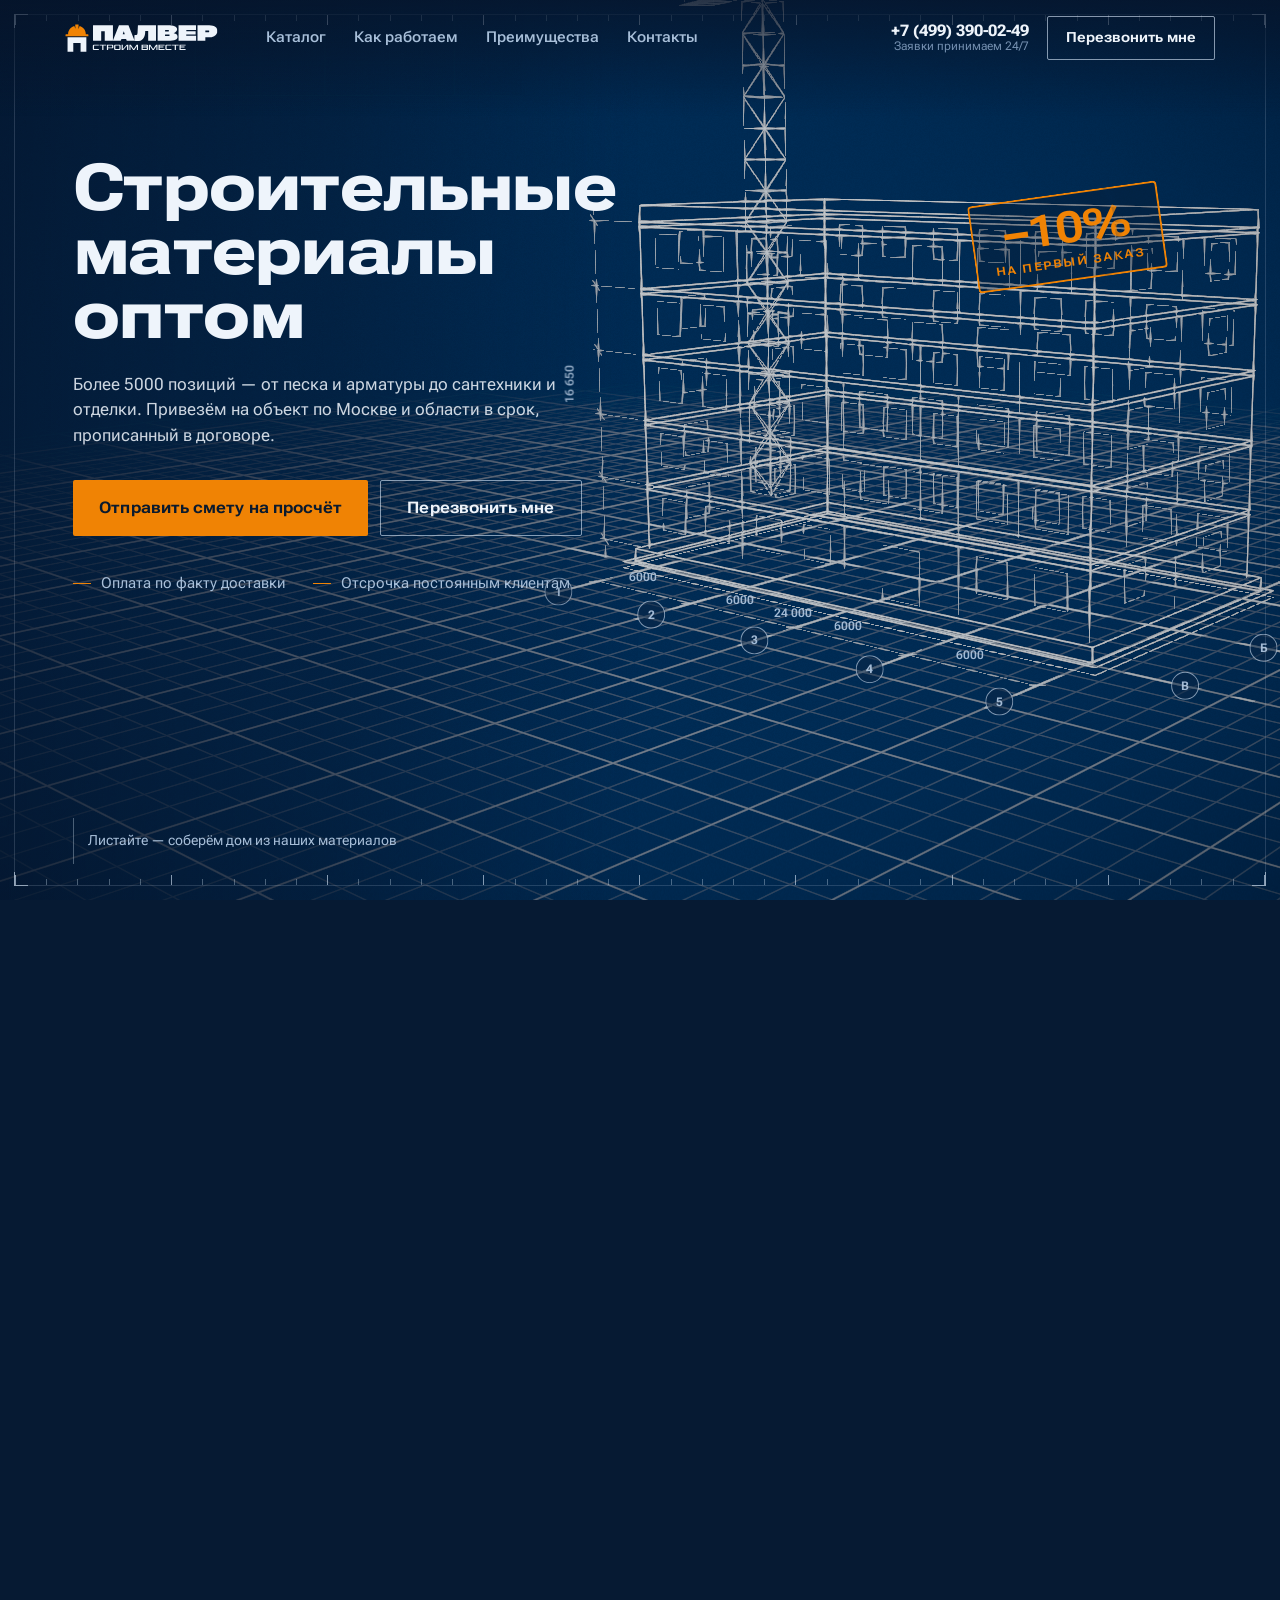
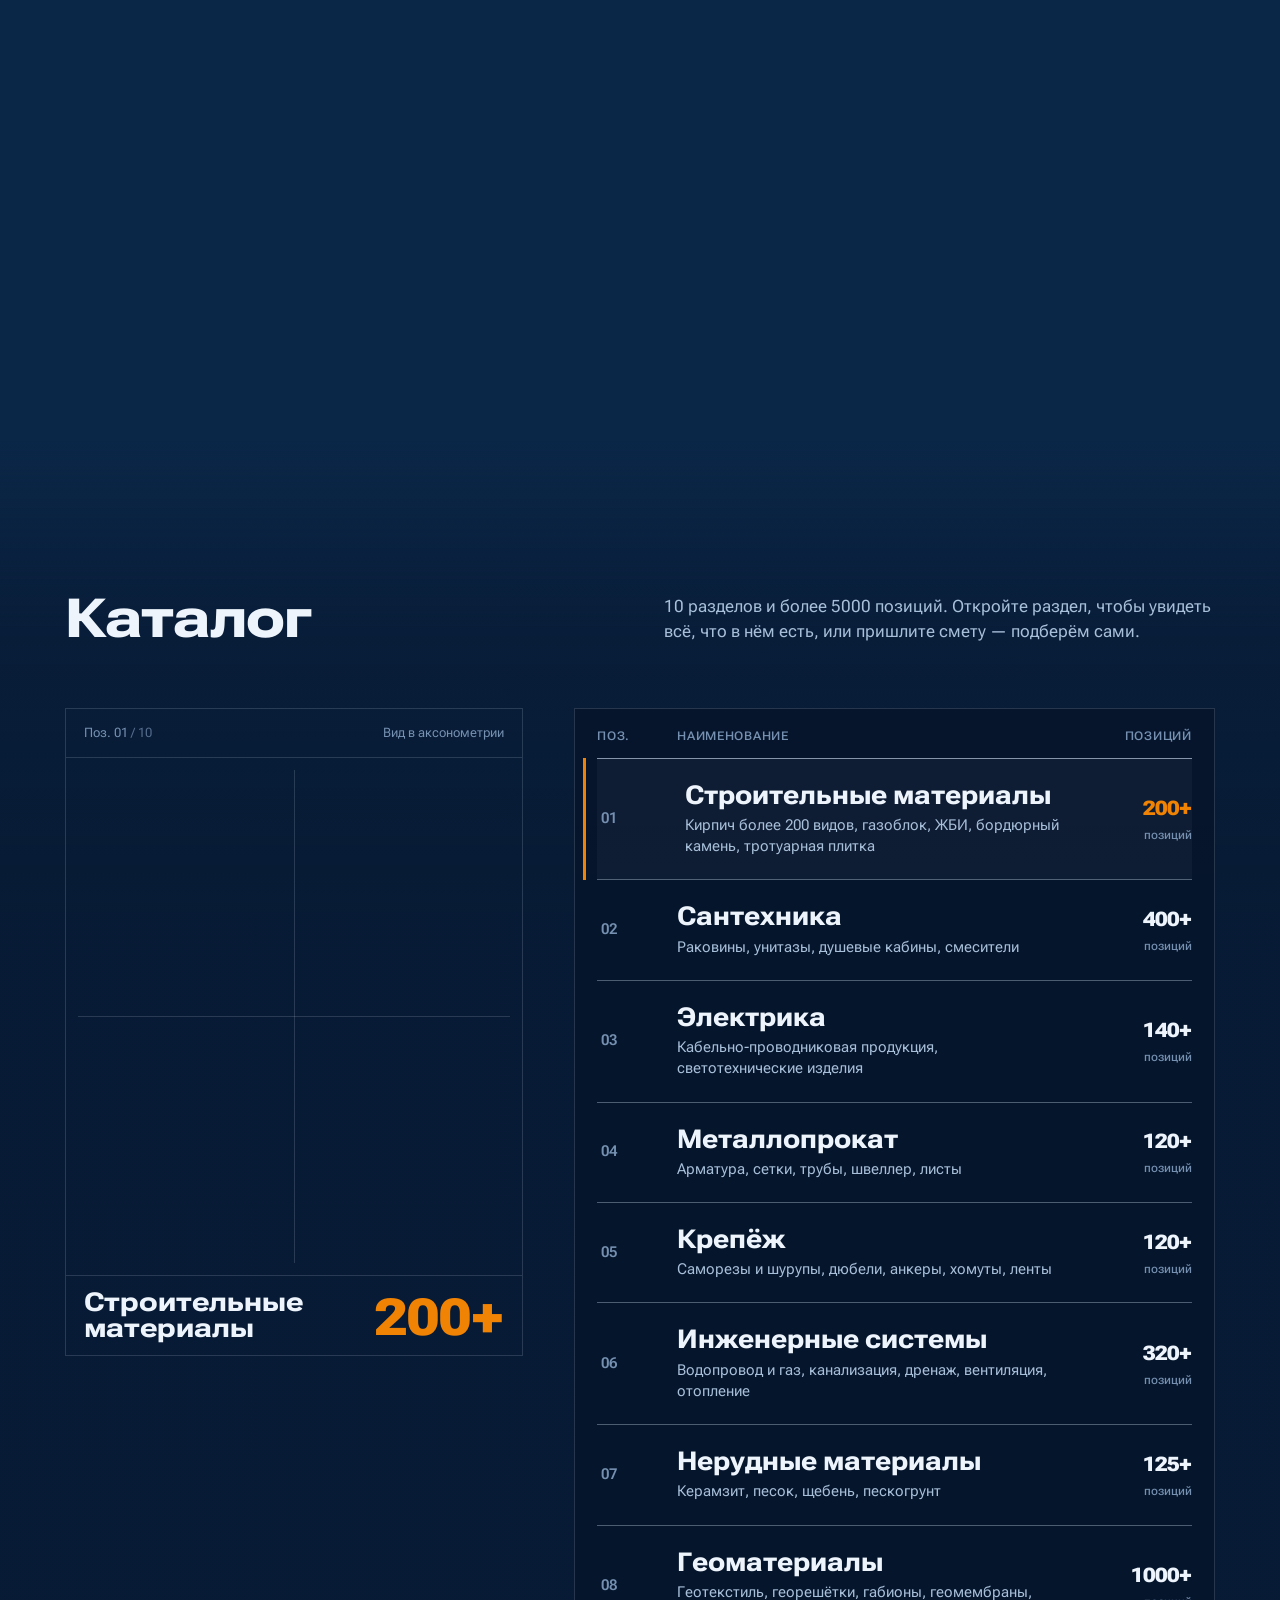
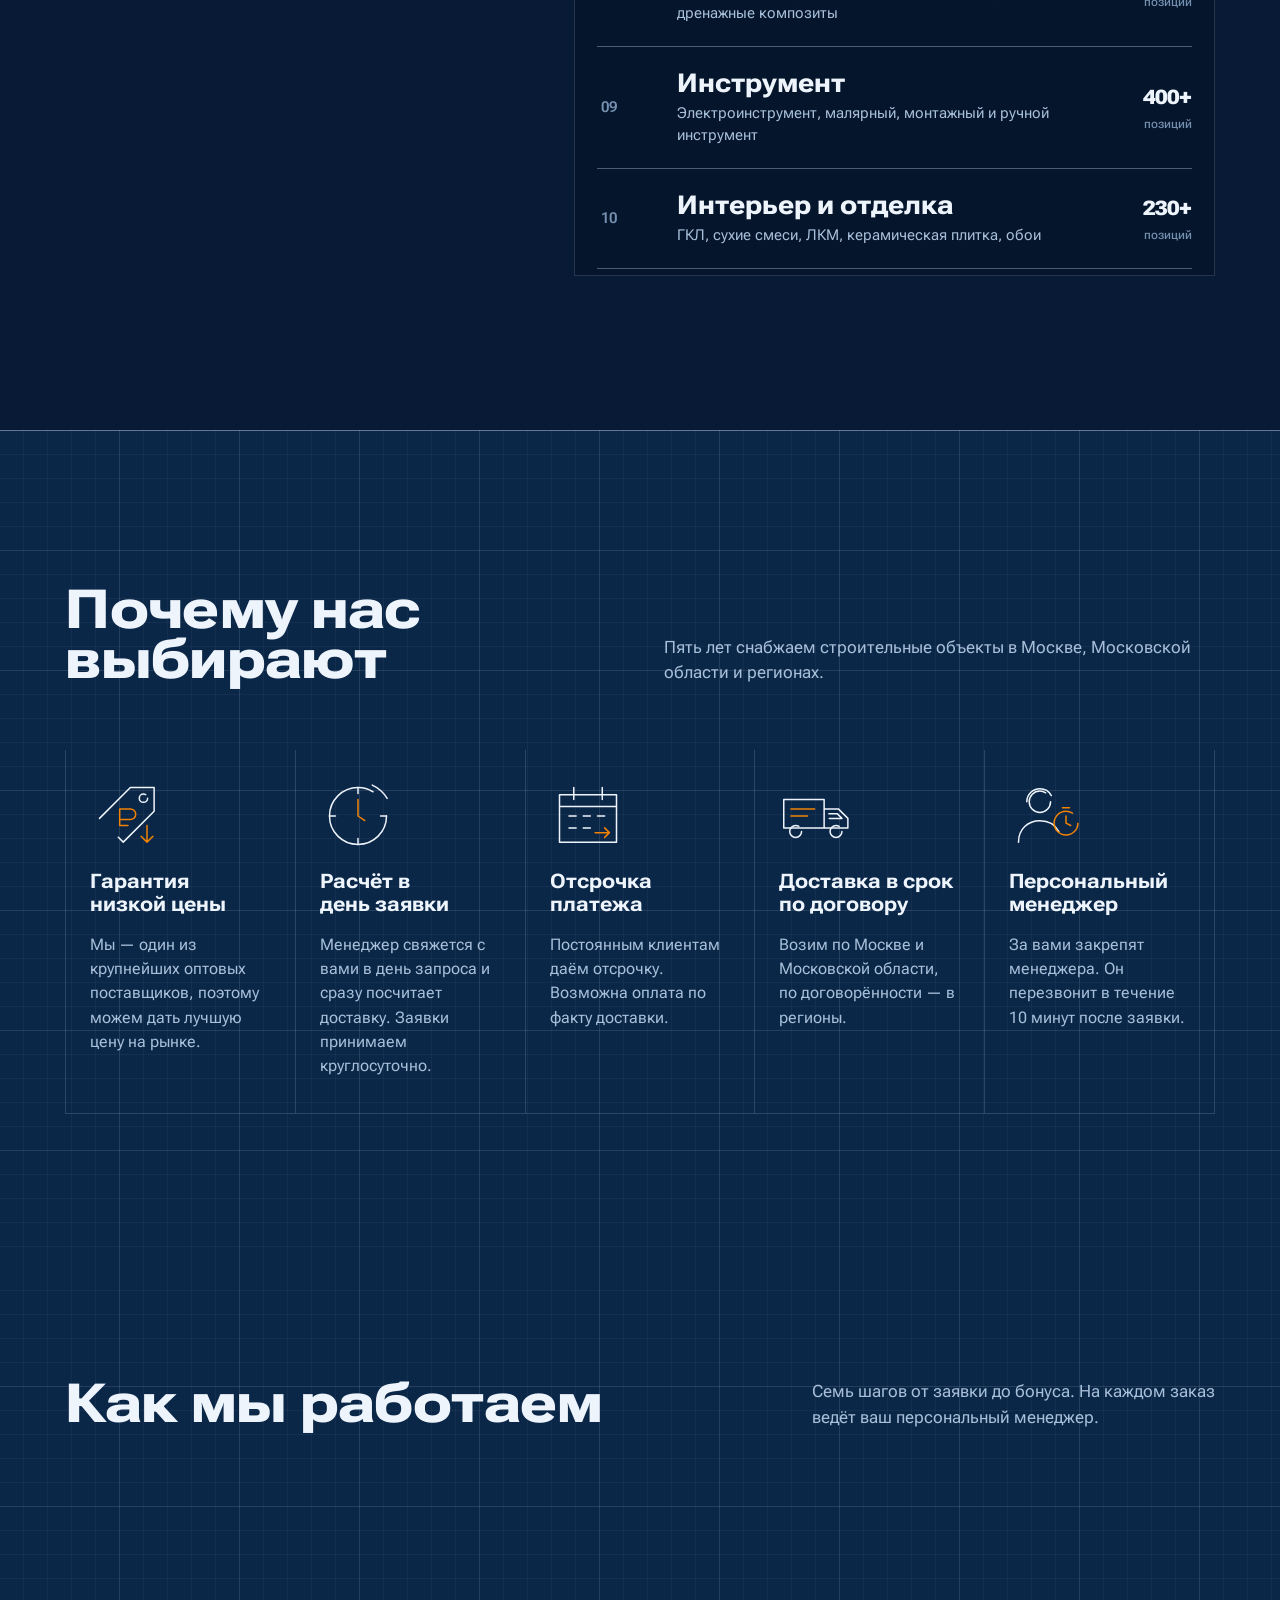
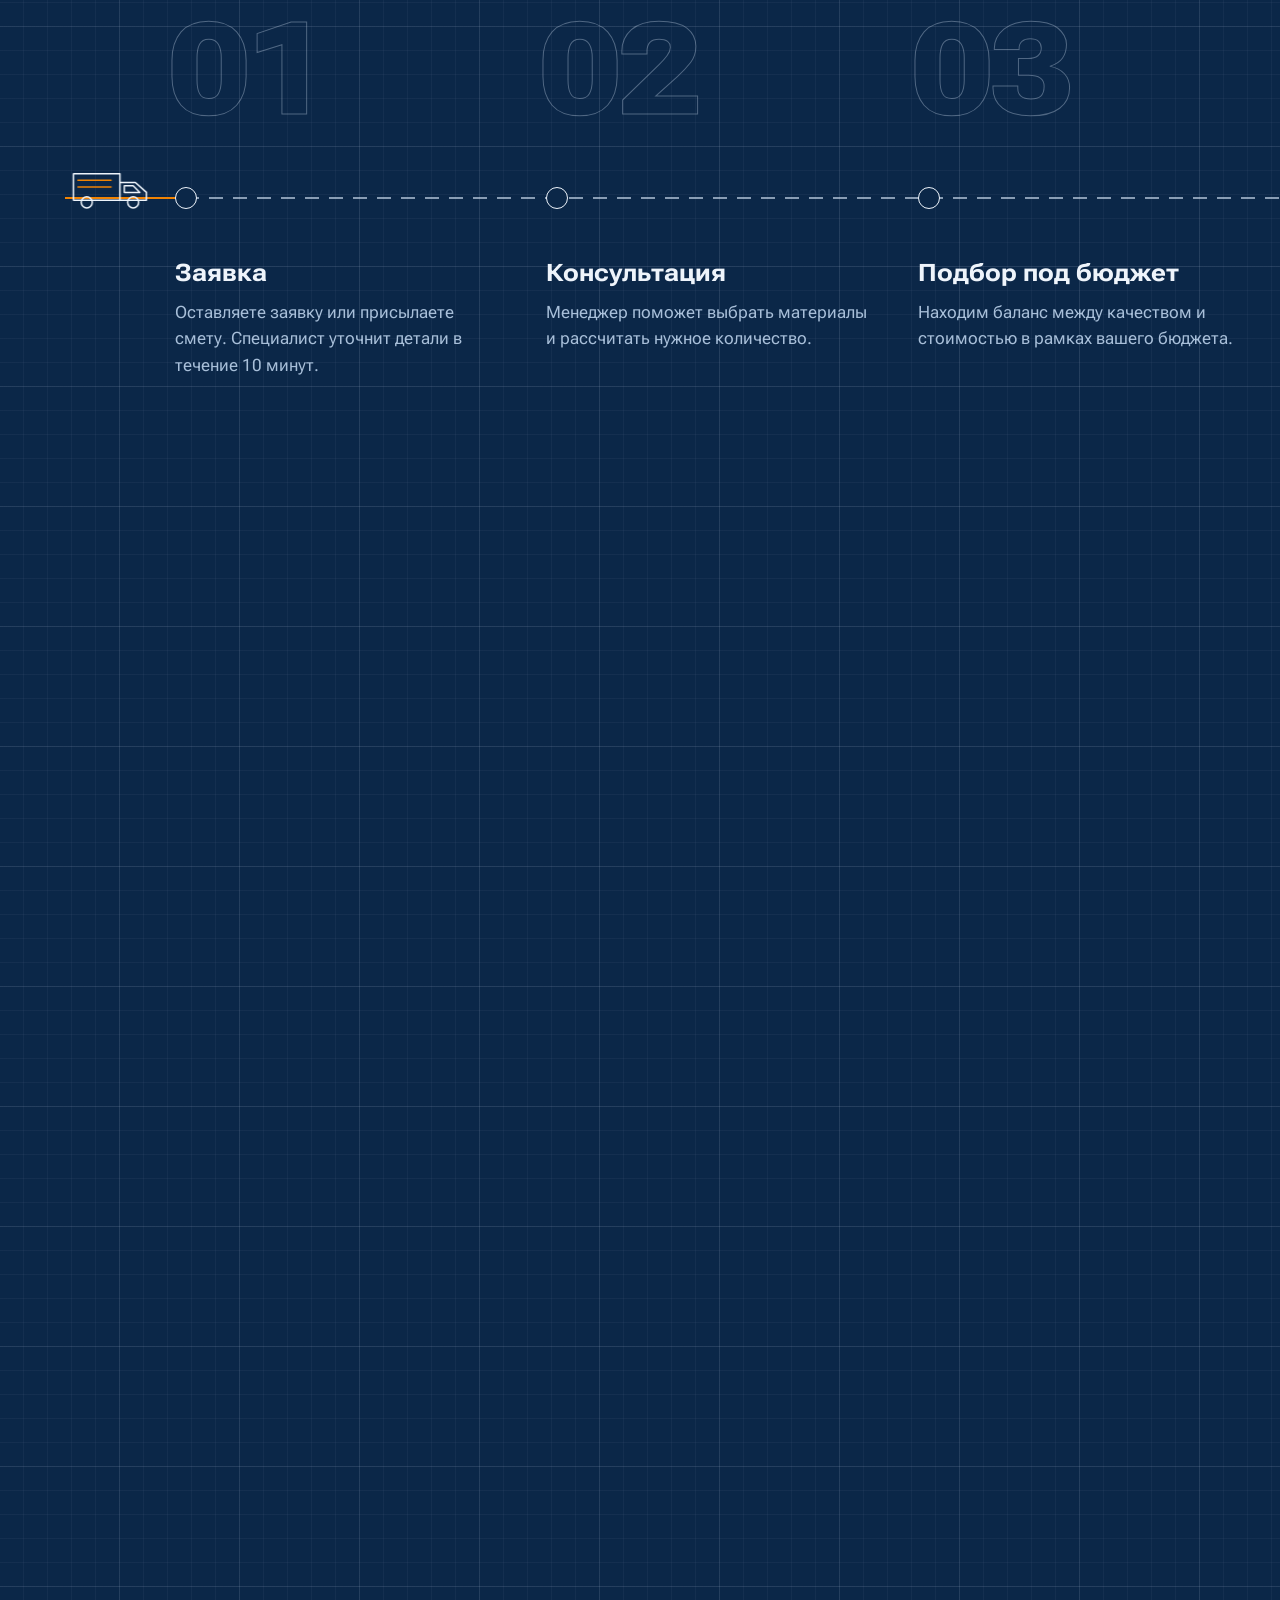
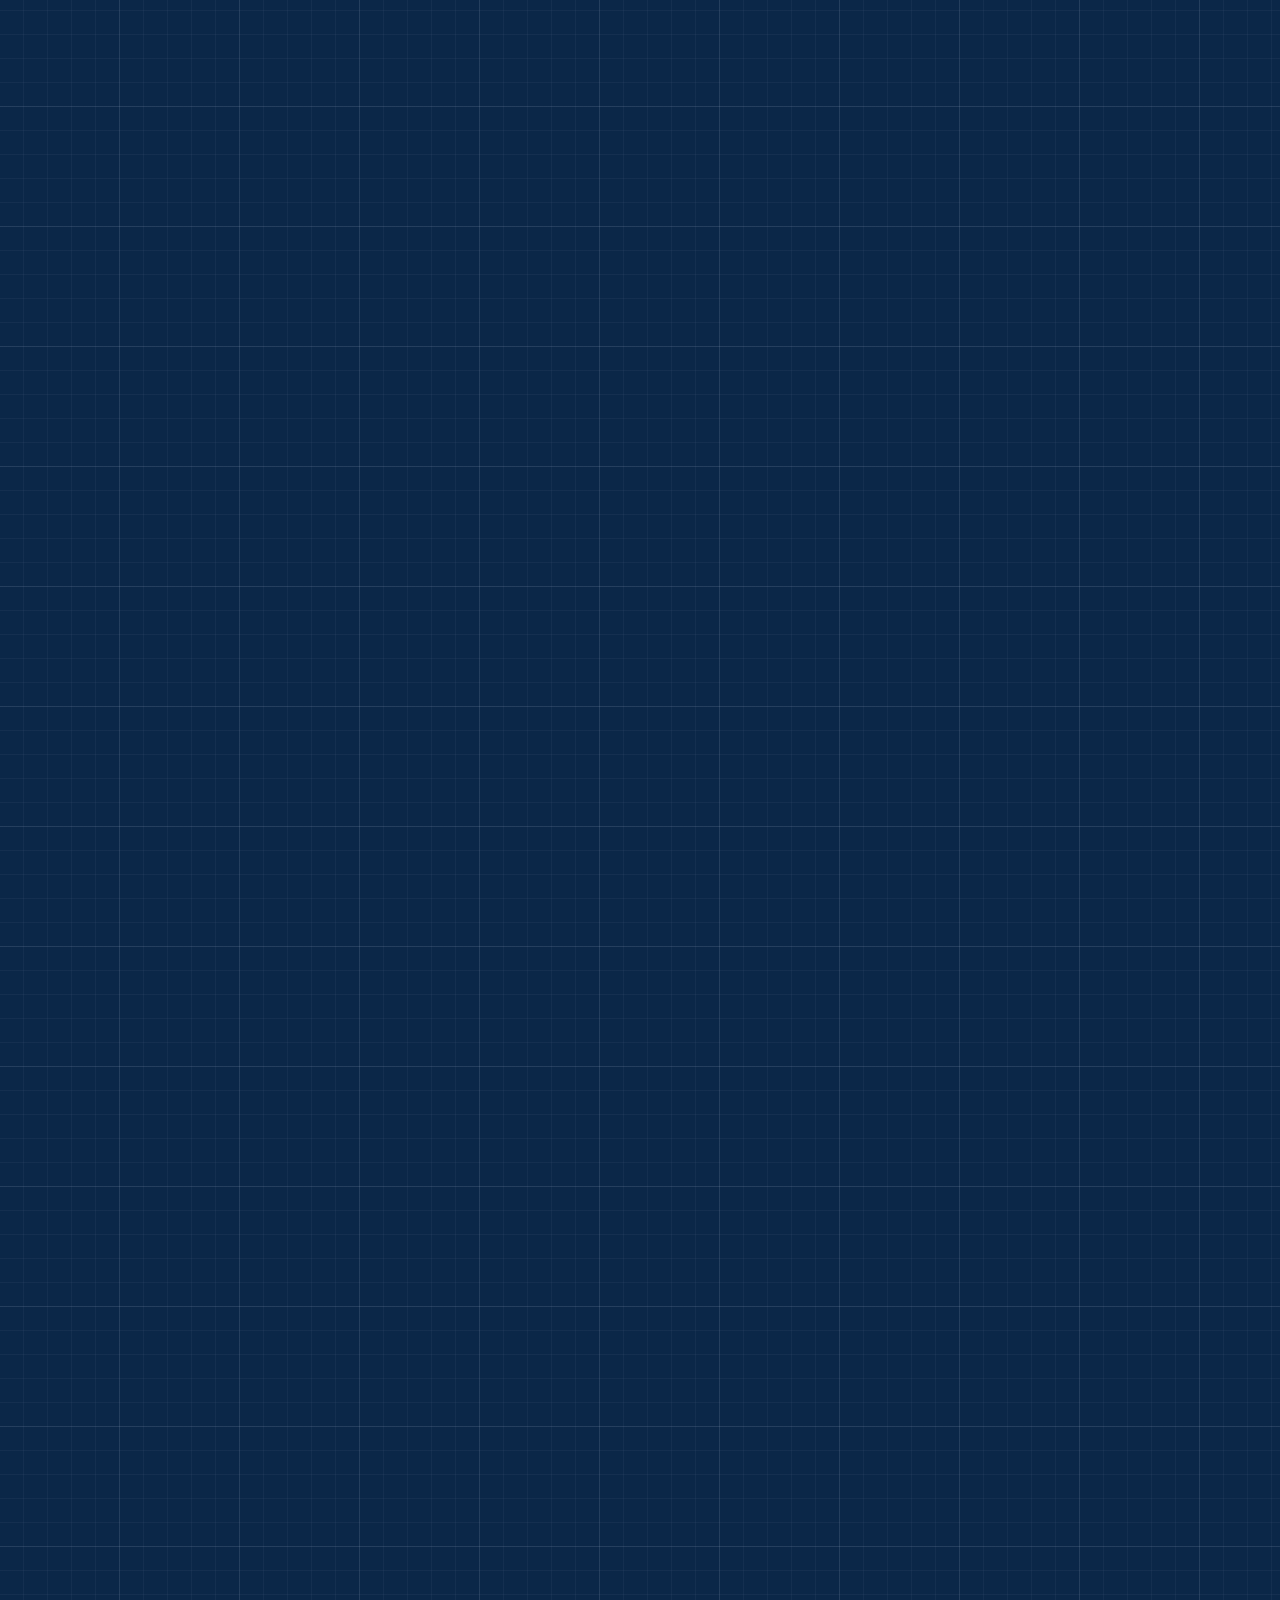
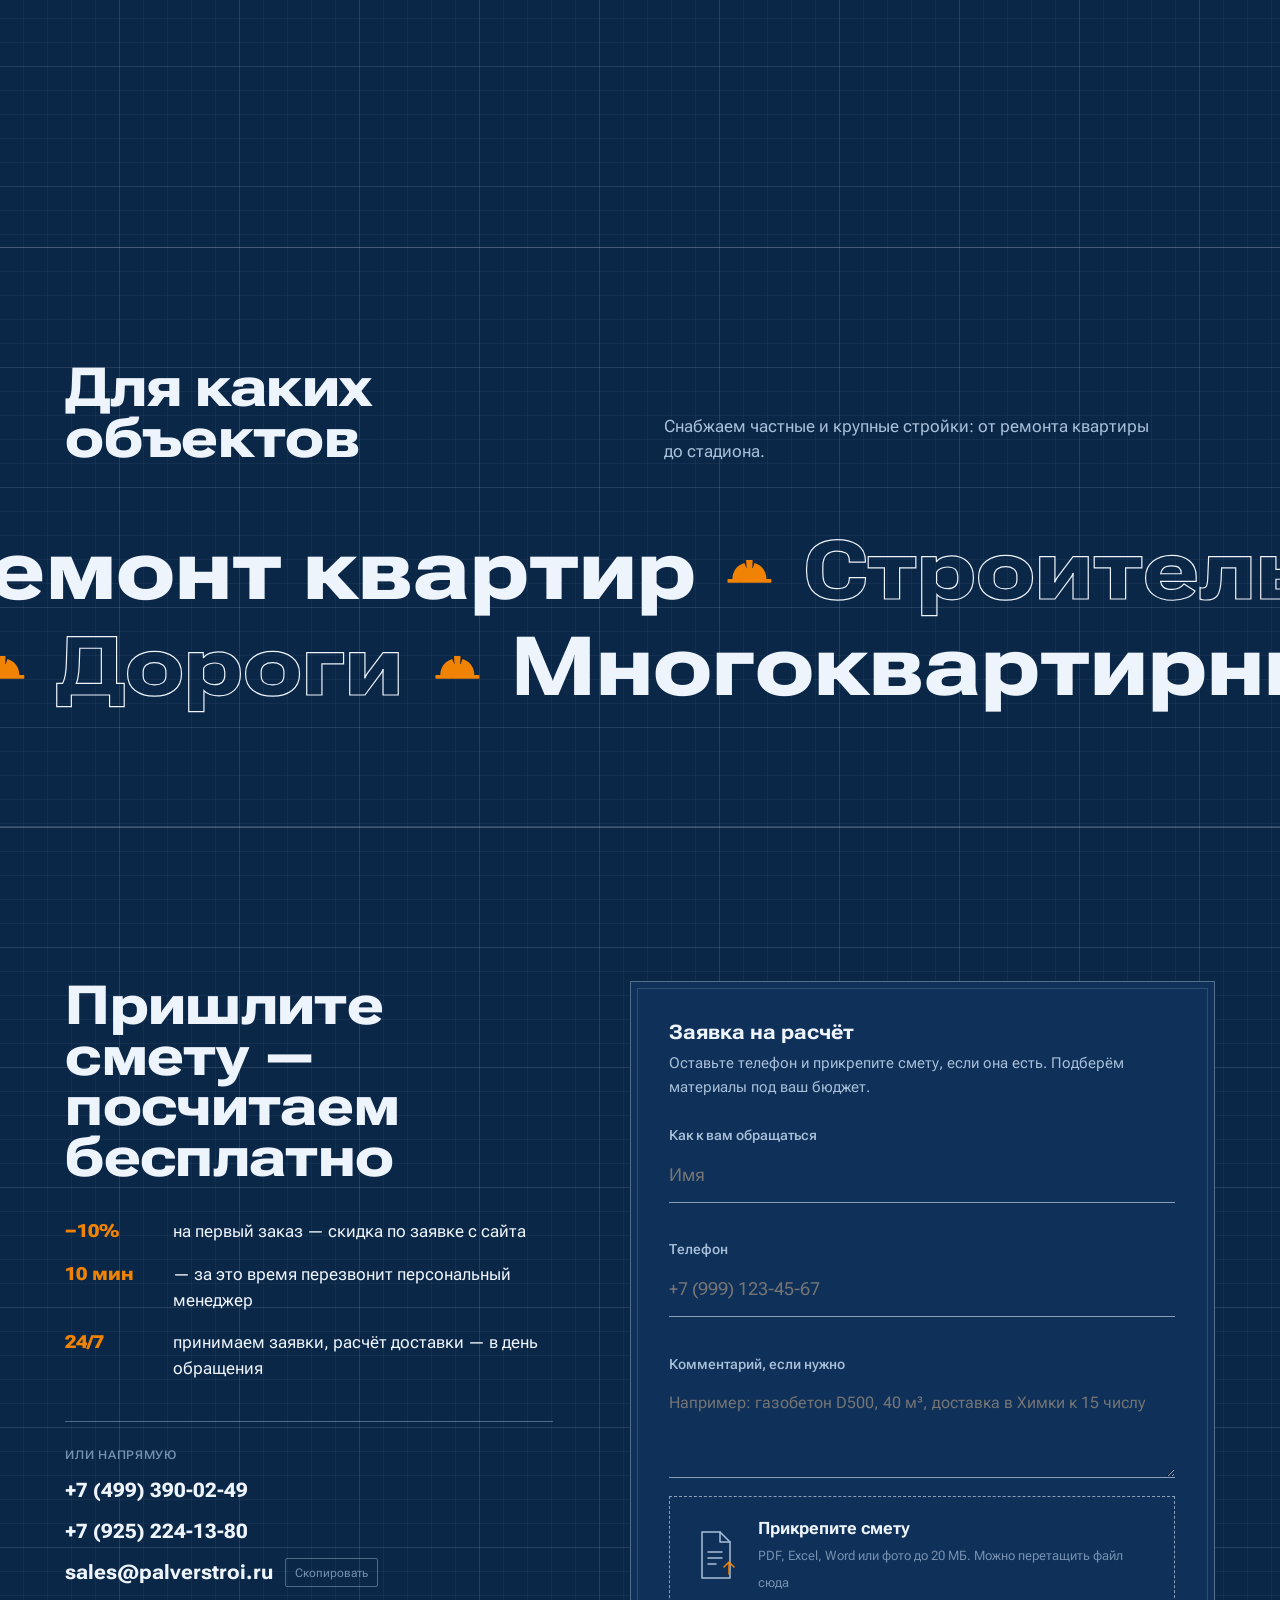
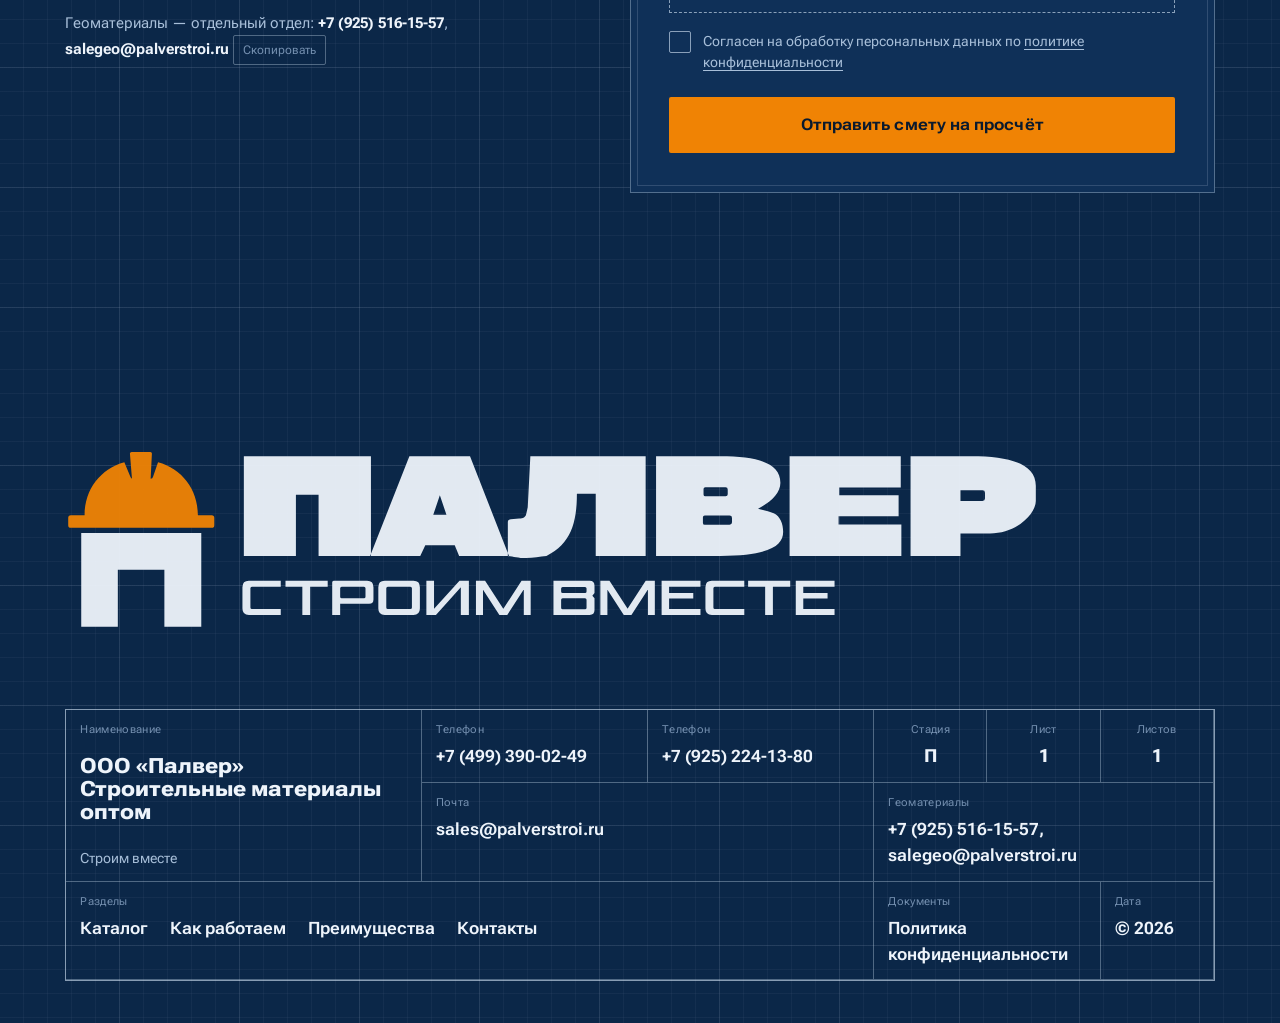
<file: index.html>
<!doctype html>
<html lang="ru">
<head>
<meta charset="utf-8" />
<meta name="viewport" content="width=device-width, initial-scale=1, viewport-fit=cover" />
<title>Палвер — строительные материалы оптом с доставкой по Москве и области</title>
<meta name="description" content="Оптовые поставки строительных материалов: более 5000 позиций от песка и арматуры до сантехники и отделки. Доставка по Москве и области в срок по договору, возможна оплата по факту доставки. Скидка 10% на первый заказ." />
<meta name="keywords" content="строительные материалы, оптом, доставка, нерудные материалы, отделочные материалы, инструмент, электроинструмент, Москва" />
<link rel="canonical" href="https://atsabitsoev.github.io/palver/" />
<meta name="theme-color" content="#0b2748" />
<link rel="icon" href="./favicon.svg" type="image/svg+xml" />
<link rel="icon" href="./favicon-32.png" sizes="32x32" type="image/png" />
<link rel="apple-touch-icon" href="./apple-touch-icon.png" />
<meta property="og:type" content="website" />
<meta property="og:locale" content="ru_RU" />
<meta property="og:site_name" content="Палвер" />
<meta property="og:title" content="Палвер — строительные материалы оптом с доставкой по Москве и области" />
<meta property="og:description" content="Оптовые поставки строительных материалов: более 5000 позиций от песка и арматуры до сантехники и отделки. Доставка по Москве и области в срок по договору, возможна оплата по факту доставки. Скидка 10% на первый заказ." />
<meta property="og:url" content="https://atsabitsoev.github.io/palver/" />
<meta property="og:image" content="https://atsabitsoev.github.io/palver/og.jpg" />
<meta property="og:image:width" content="1200" />
<meta property="og:image:height" content="630" />
<meta name="twitter:card" content="summary_large_image" />
  <script type="module" crossorigin src="./assets/index-D6CFK3vI.js"></script>
  <link rel="stylesheet" crossorigin href="./assets/index-Dw9G3nlu.css">
</head>
<body>
<div id="root"></div>
<noscript><div class="seo"><h1>Строительные материалы оптом</h1><p>Более 5000 позиций — от песка и арматуры до сантехники и отделки. Доставка по Москве и области в срок по договору. Возможна оплата по факту доставки. Скидка 10% на первый заказ.</p>
<h2>Каталог</h2><ul><li><a href="./materials/">Строительные материалы</a> — 200+ позиций: Кирпич более 200 видов, газоблок, ЖБИ, бордюрный камень, тротуарная плитка</li><li><a href="./santechnika/">Сантехника</a> — 400+ позиций: Раковины, унитазы, душевые кабины, смесители</li><li><a href="./electrica/">Электрика</a> — 140+ позиций: Кабельно-проводниковая продукция, светотехнические изделия</li><li><a href="./metall/">Металлопрокат</a> — 120+ позиций: Арматура, сетки, трубы, швеллер, листы</li><li><a href="./krepez/">Крепёж</a> — 120+ позиций: Саморезы и шурупы, дюбели, анкеры, хомуты, ленты</li><li><a href="./inzhenernyesistems/">Инженерные системы</a> — 320+ позиций: Водопровод и газ, канализация, дренаж, вентиляция, отопление</li><li><a href="./pesok/">Нерудные материалы</a> — 125+ позиций: Керамзит, песок, щебень, пескогрунт</li><li><a href="./geomaterial/">Геоматериалы</a> — 1000+ позиций: Геотекстиль, георешётки, габионы, геомембраны, дренажные композиты</li><li><a href="./instruments/">Инструмент</a> — 400+ позиций: Электроинструмент, малярный, монтажный и ручной инструмент</li><li><a href="./interier/">Интерьер и отделка</a> — 230+ позиций: ГКЛ, сухие смеси, ЛКМ, керамическая плитка, обои</li></ul>
<h2>Почему нас выбирают</h2><ul><li><b>Гарантия низкой цены</b>. Мы — один из крупнейших оптовых поставщиков, поэтому можем дать лучшую цену на рынке.</li><li><b>Расчёт в день заявки</b>. Менеджер свяжется с вами в день запроса и сразу посчитает доставку. Заявки принимаем круглосуточно.</li><li><b>Отсрочка платежа</b>. Постоянным клиентам даём отсрочку. Возможна оплата по факту доставки.</li><li><b>Доставка в срок по договору</b>. Возим по Москве и Московской области, по договорённости — в регионы.</li><li><b>Персональный менеджер</b>. За вами закрепят менеджера. Он перезвонит в течение 10 минут после заявки.</li></ul>
<h2>Как мы работаем</h2><ol><li><b>Заявка</b>. Оставляете заявку или присылаете смету. Специалист уточнит детали в течение 10 минут.</li><li><b>Консультация</b>. Менеджер поможет выбрать материалы и рассчитать нужное количество.</li><li><b>Подбор под бюджет</b>. Находим баланс между качеством и стоимостью в рамках вашего бюджета.</li><li><b>Согласование</b>. Фиксируем порядок оплаты и точные сроки доставки в договоре.</li><li><b>Контроль поставки</b>. Менеджер ведёт заказ от склада до разгрузки на вашем объекте.</li><li><b>Документы</b>. Передаём полный пакет: отчёты, акты, сертификаты на материалы.</li><li><b>Отгрузка и бонус</b>. После успешной отгрузки сразу выплачиваем бонус.</li></ol>
<h2>Для каких объектов</h2><p>Ремонт квартир, Строительство домов, Реставрация зданий, Внешняя и внутренняя отделка, Дороги, Многоквартирные дома, Стадионы и ТРЦ, Благоустройство.</p>
<h2>Контакты</h2><p>Телефоны: +7 (499) 390-02-49, +7 (925) 224-13-80. Почта: sales@palverstroi.ru. Геоматериалы: +7 (925) 516-15-57, salegeo@palverstroi.ru.</p></div></noscript>
</body>
</html>
</file>
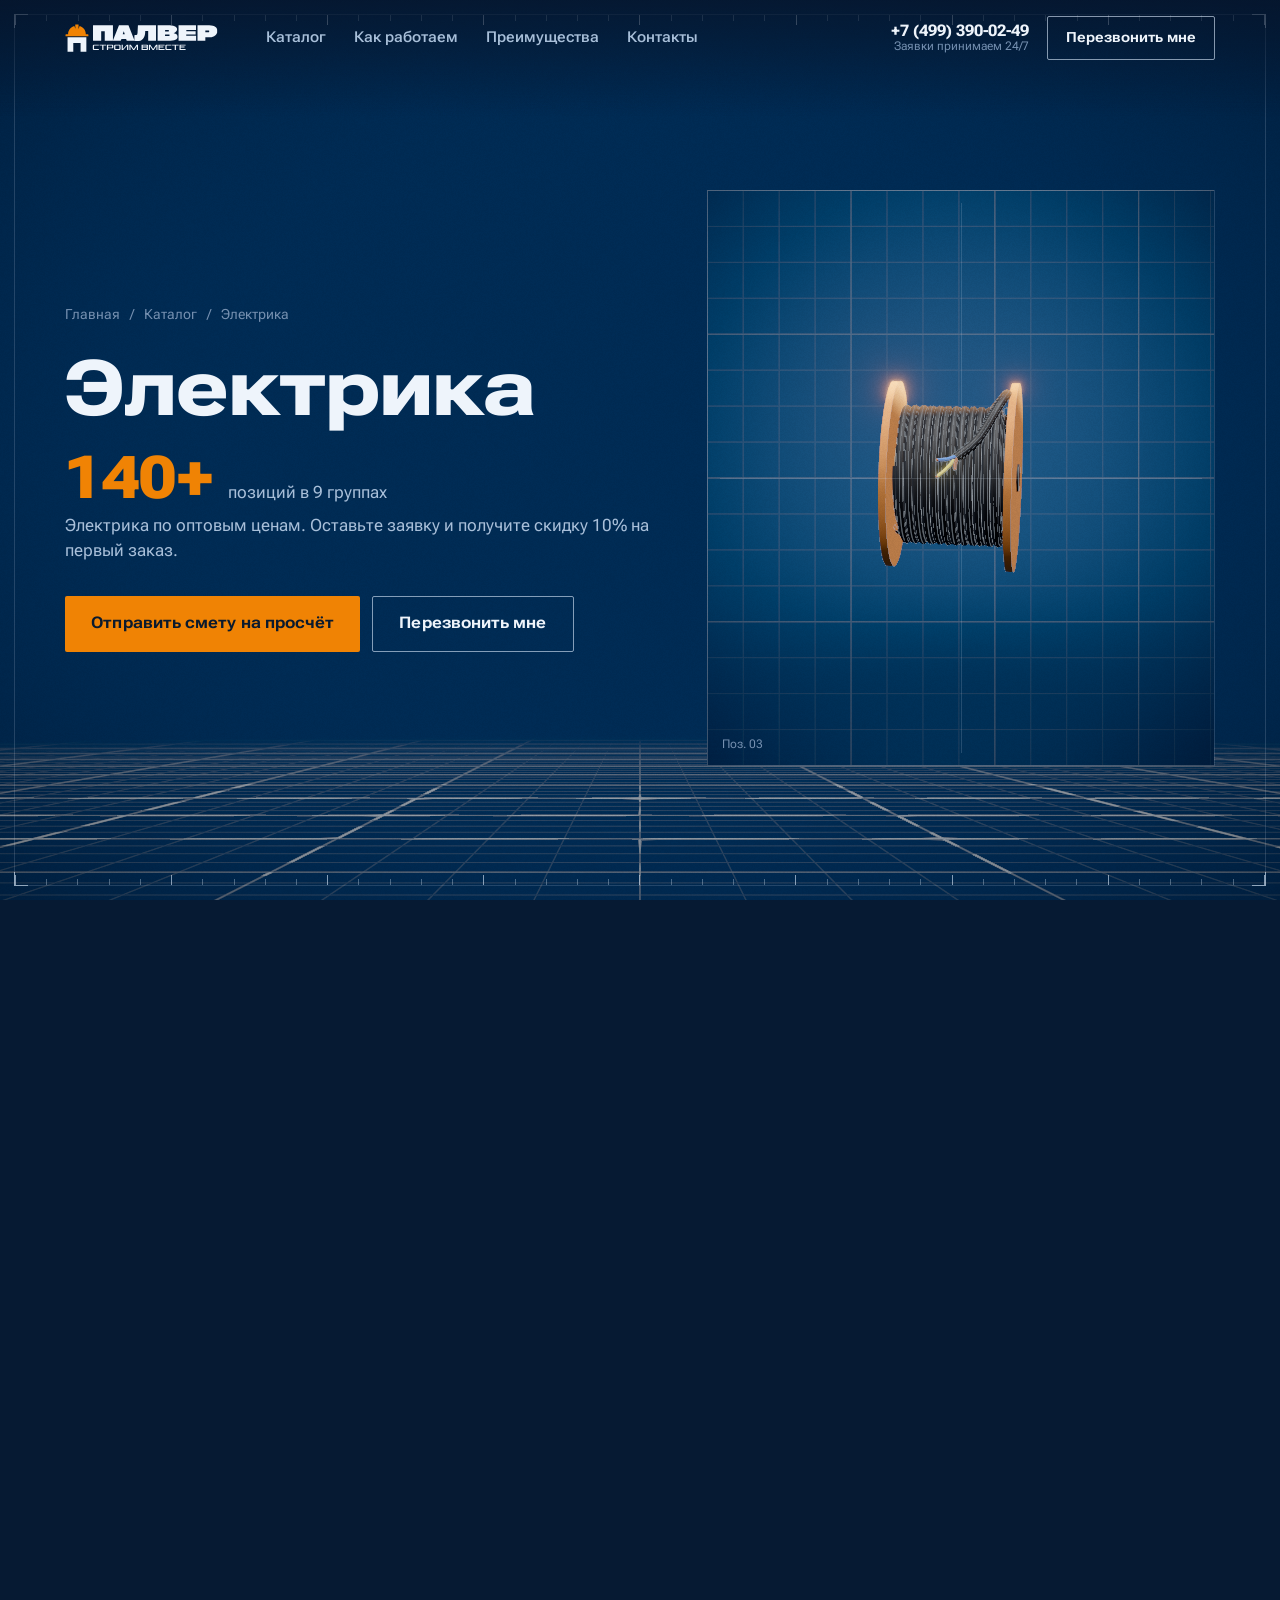
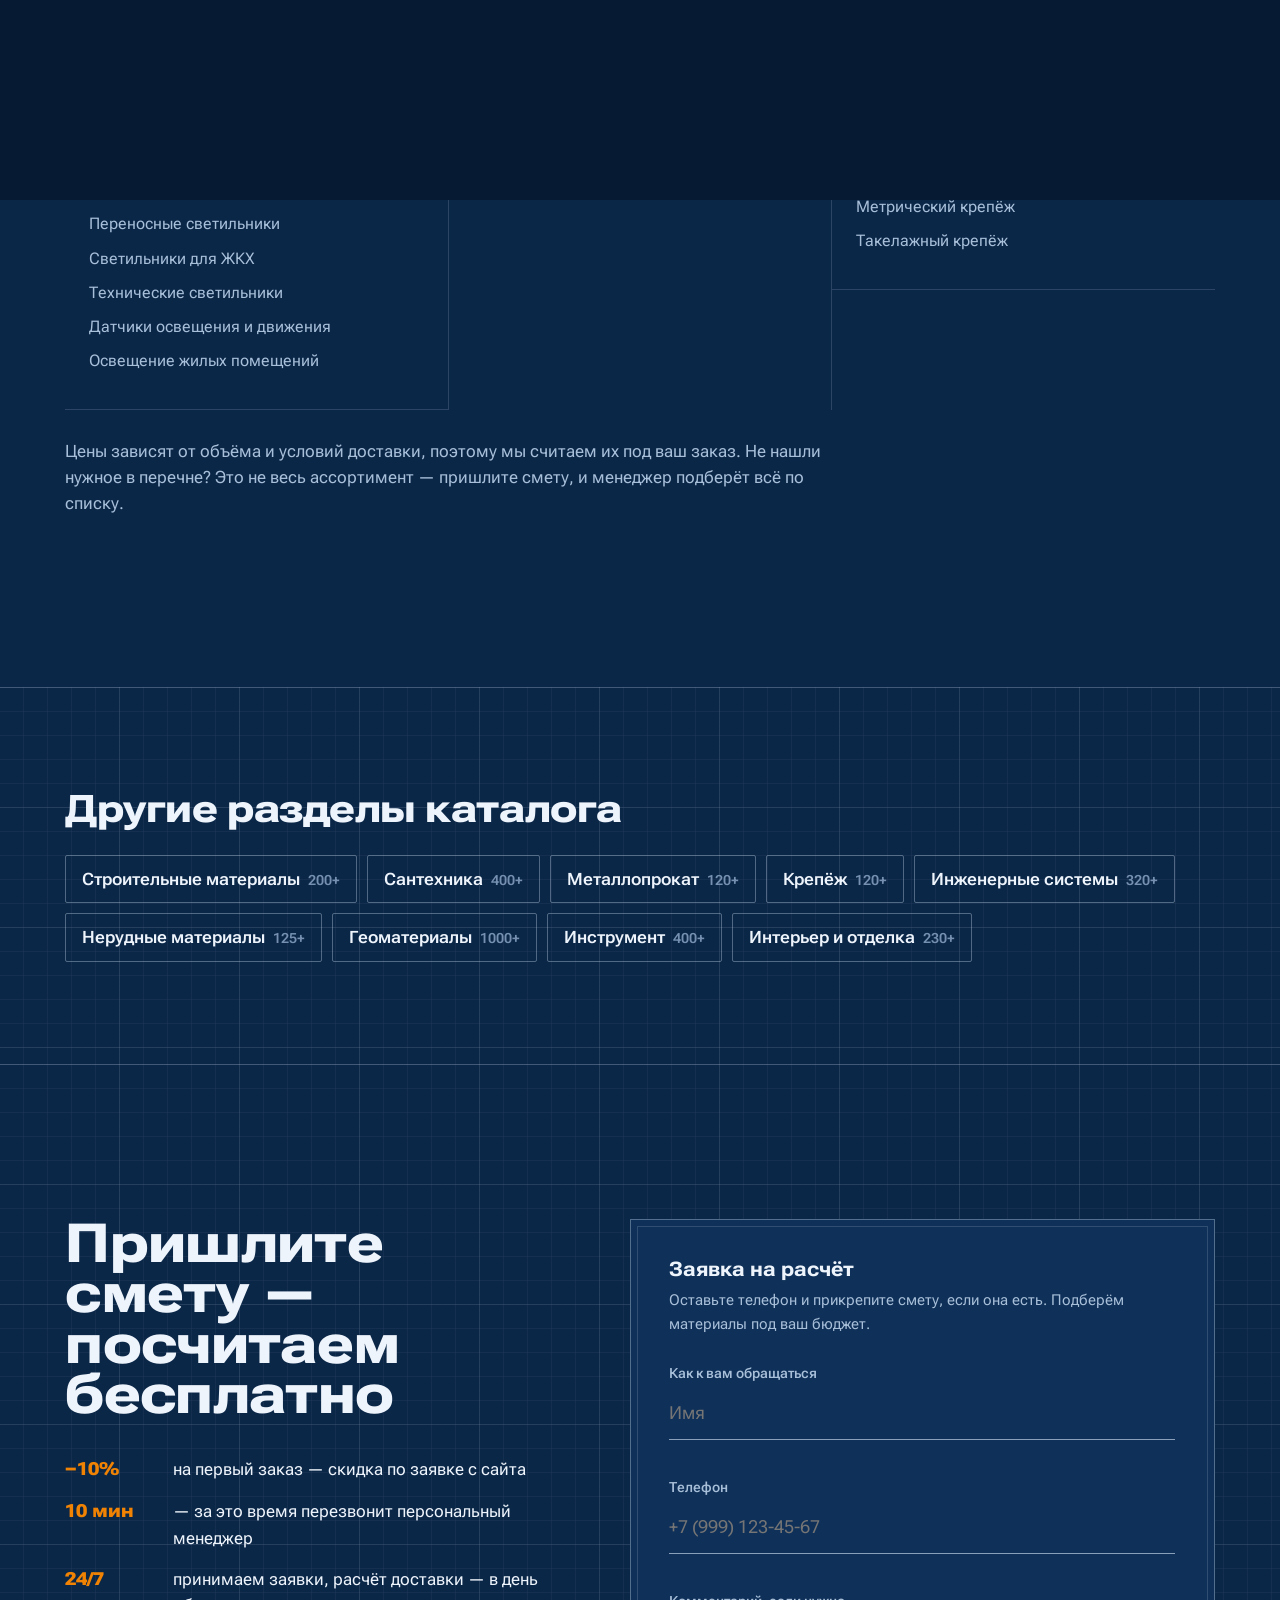
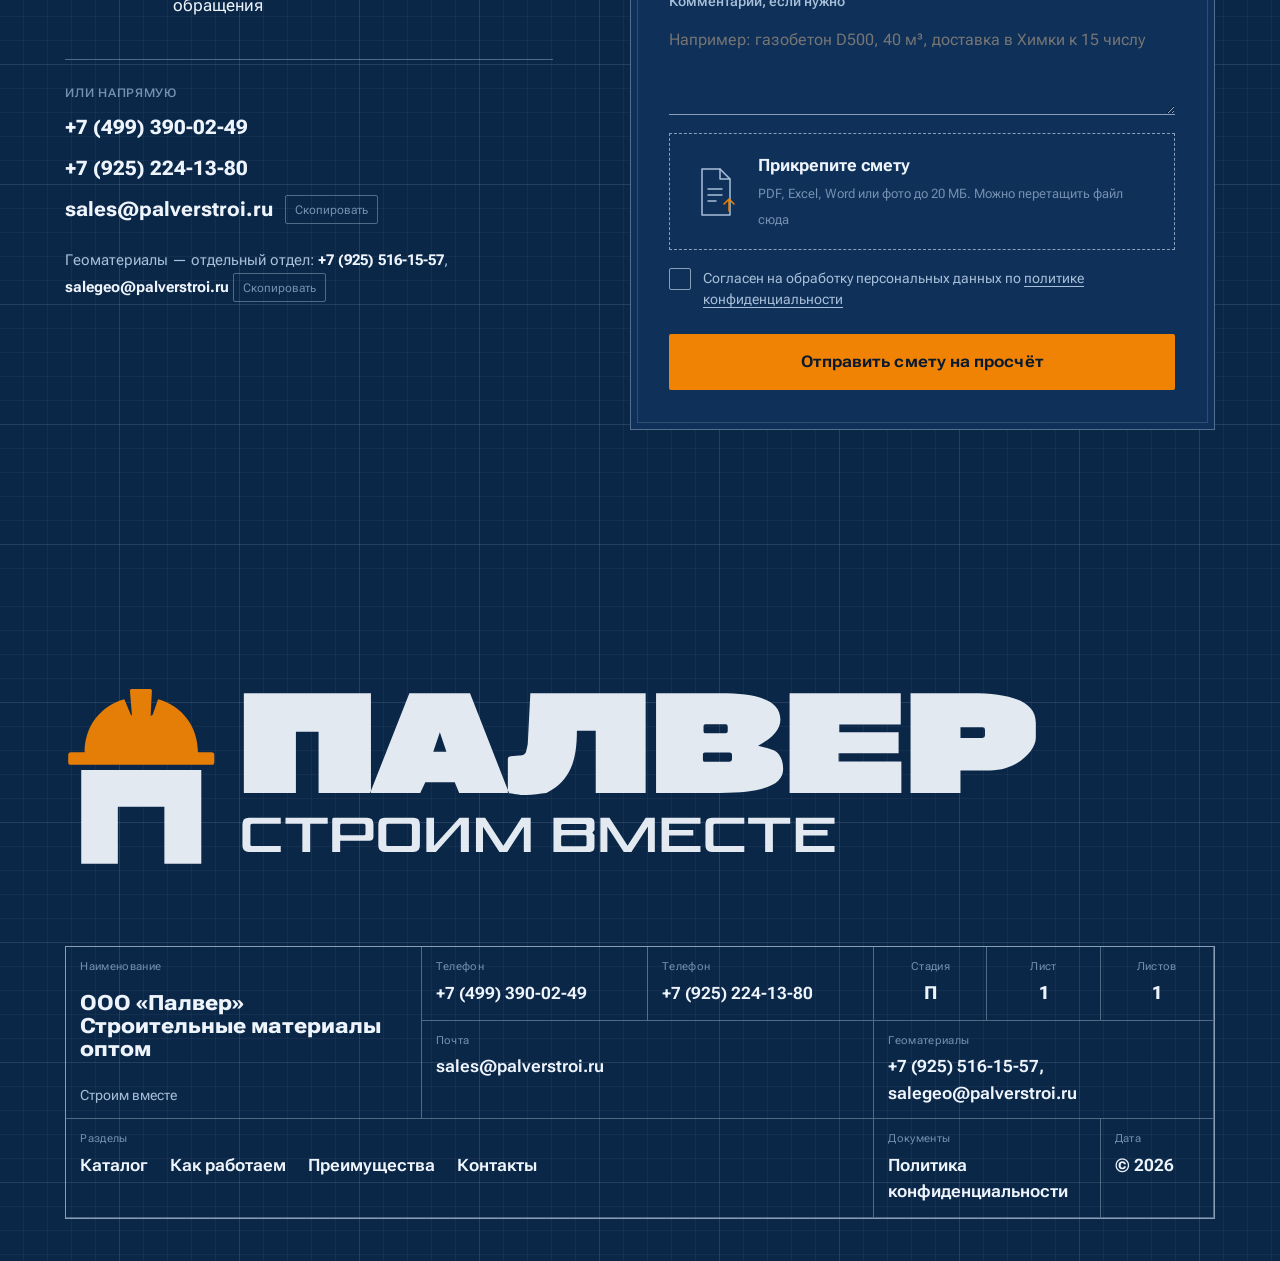
<file: electrica/index.html>
<!doctype html>
<html lang="ru">
<head>
<meta charset="utf-8" />
<meta name="viewport" content="width=device-width, initial-scale=1, viewport-fit=cover" />
<title>Электрика оптом с доставкой по Москве — Палвер</title>
<meta name="description" content="Электрика по оптовым ценам: Кабельно-проводниковая продукция, светотехнические изделия. 140+ позиций. Доставка по Москве и области, скидка 10% на первый заказ." />
<meta name="keywords" content="строительные материалы, оптом, доставка, нерудные материалы, отделочные материалы, инструмент, электроинструмент, Москва" />
<link rel="canonical" href="https://atsabitsoev.github.io/palver/electrica/" />
<meta name="theme-color" content="#0b2748" />
<link rel="icon" href="../favicon.svg" type="image/svg+xml" />
<link rel="icon" href="../favicon-32.png" sizes="32x32" type="image/png" />
<link rel="apple-touch-icon" href="../apple-touch-icon.png" />
<meta property="og:type" content="website" />
<meta property="og:locale" content="ru_RU" />
<meta property="og:site_name" content="Палвер" />
<meta property="og:title" content="Электрика оптом с доставкой по Москве — Палвер" />
<meta property="og:description" content="Электрика по оптовым ценам: Кабельно-проводниковая продукция, светотехнические изделия. 140+ позиций. Доставка по Москве и области, скидка 10% на первый заказ." />
<meta property="og:url" content="https://atsabitsoev.github.io/palver/electrica/" />
<meta property="og:image" content="https://atsabitsoev.github.io/palver/og.jpg" />
<meta property="og:image:width" content="1200" />
<meta property="og:image:height" content="630" />
<meta name="twitter:card" content="summary_large_image" />
  <script type="module" crossorigin src="../assets/index-D6CFK3vI.js"></script>
  <link rel="stylesheet" crossorigin href="../assets/index-Dw9G3nlu.css">
</head>
<body>
<div id="root"></div>
<noscript><div class="seo"><h1>Электрика по оптовым ценам</h1><p>140+ позиций. Кабельно-проводниковая продукция, светотехнические изделия.</p><h2>Кабельно-проводниковая продукция</h2><ul><li>Кабели</li><li>Контрольный кабель</li><li>Монтажный кабель</li><li>Телефонный кабель</li><li>Лотки</li><li>Кабель-каналы</li><li>Гофры и трубы</li><li>Распределительные коробки</li><li>Клеммы и соединители</li><li>Термоусадочные трубки</li><li>Изоленты</li><li>Хомуты-стяжки</li><li>Кабельные бирки</li><li>Силовые разъёмы</li><li>Вилки</li><li>Монтажные коробки</li><li>Кнопочные посты управления</li><li>Молниезащита и заземление</li></ul><h2>Светотехнические изделия</h2><ul><li>Лампы</li><li>Фонари</li><li>Прожекторы</li><li>Переносные светильники</li><li>Светильники для ЖКХ</li><li>Технические светильники</li><li>Датчики освещения и движения</li><li>Освещение жилых помещений</li></ul><h2>Низковольтное оборудование</h2><ul><li>Контакторы</li><li>Блоки питания</li><li>Патч-панели</li></ul><h2>Щитовое оборудование</h2><ul><li>Модульное оборудование</li><li>Комплектующие для щитов</li><li>Электрические щиты и боксы</li></ul><h2>Обогрев и вентиляция</h2><ul><li>Обогреватели и теплотехника</li><li>Вентиляция и кондиционирование</li><li>Тёплый пол и греющий кабель</li></ul><h2>Измерение и защита</h2><ul><li>Мультиметры</li></ul><h2>Системы для прокладки кабеля</h2><ul><li>Трубы для прокладки</li><li>Кабель-каналы и аксессуары</li><li>Металлические кабельные лотки</li><li>Металлорукав и скобы</li><li>Изоляция кабеля</li><li>Наконечники и гильзы</li><li>Арматура для СИП</li><li>Клеммные соединения</li></ul><h2>Системы безопасности и СКС</h2><ul><li>Видеодомофоны</li><li>IP-видеокамеры</li><li>AHD-видеокамеры</li></ul><h2>Строительный крепёж</h2><ul><li>Кронштейны и крюки</li><li>Саморезы и шурупы</li><li>Дюбели и дюбель-гвозди</li><li>Анкеры</li><li>Скрытый крепёж</li><li>Перфорированный крепёж</li><li>Метрический крепёж</li><li>Такелажный крепёж</li></ul><h2>Контакты</h2><p>Телефоны: +7 (499) 390-02-49, +7 (925) 224-13-80. Почта: sales@palverstroi.ru. Геоматериалы: +7 (925) 516-15-57, salegeo@palverstroi.ru.</p></div></noscript>
</body>
</html>
</file>
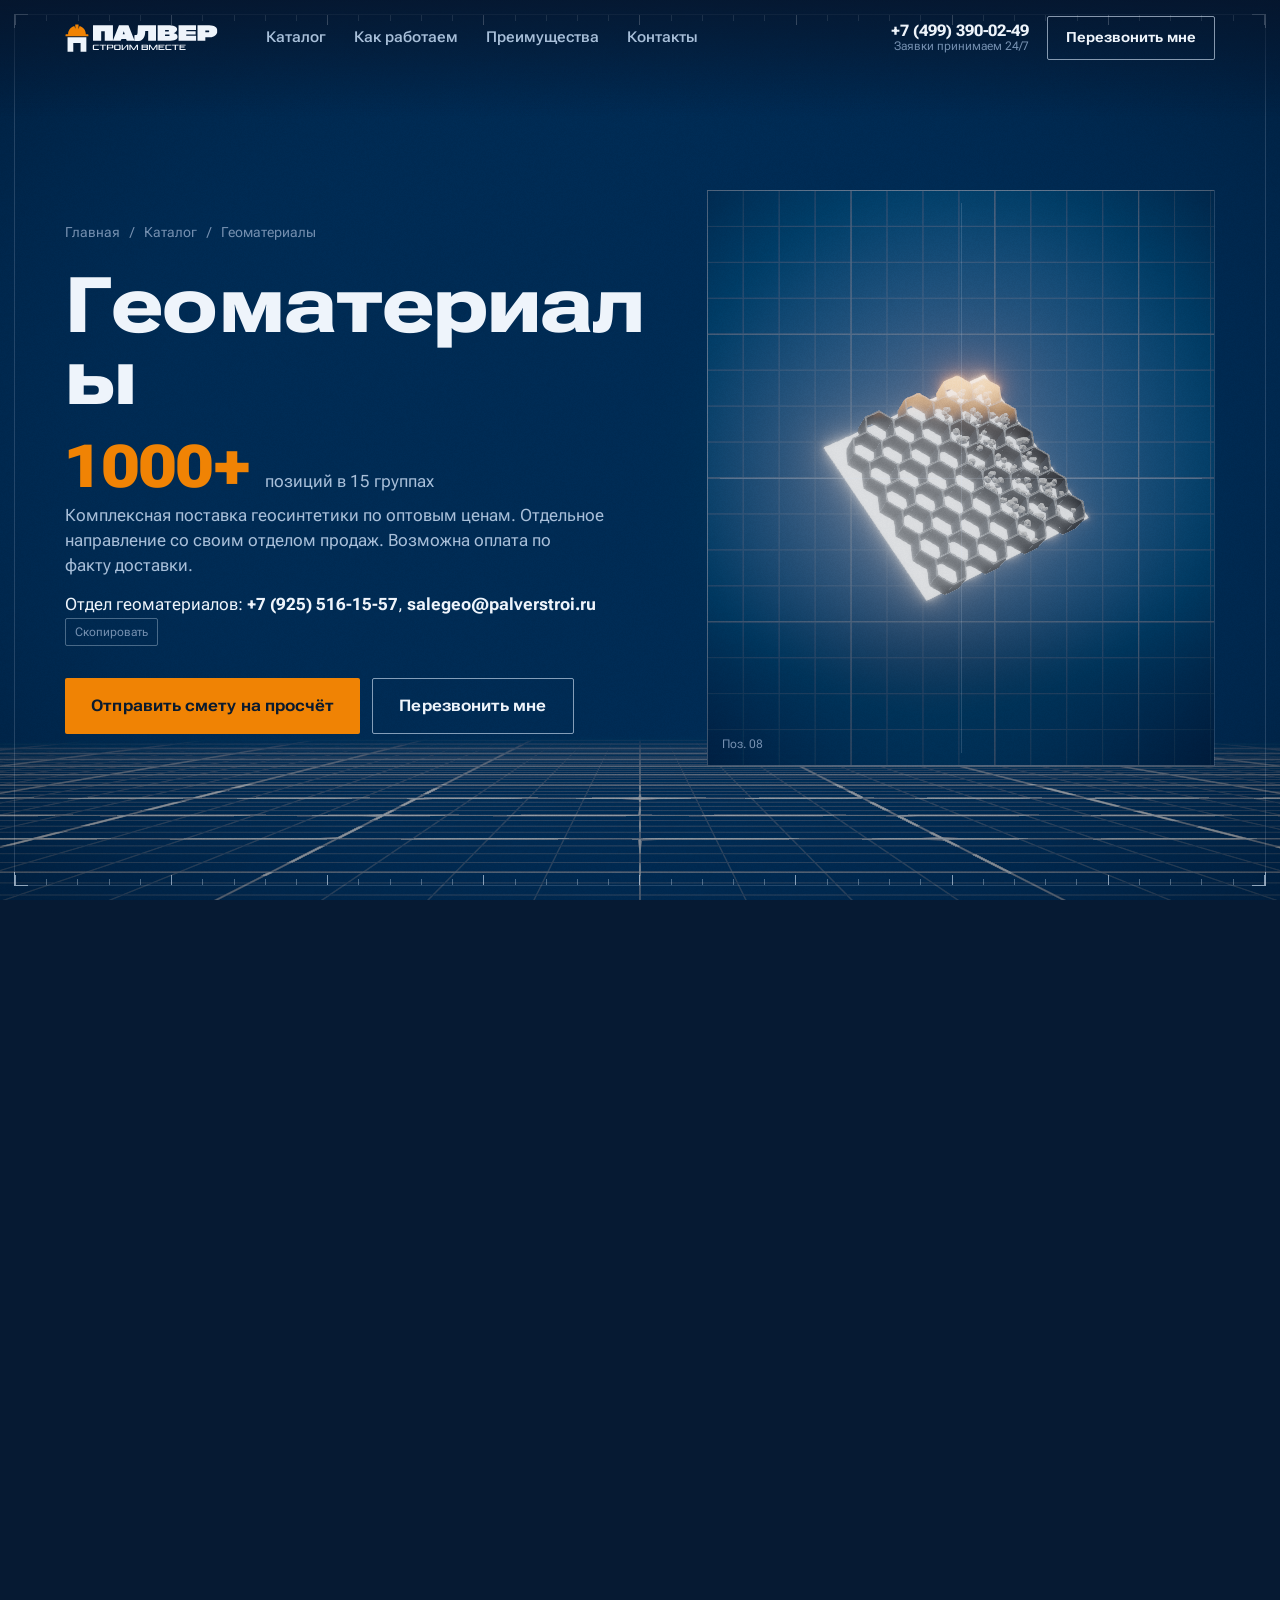
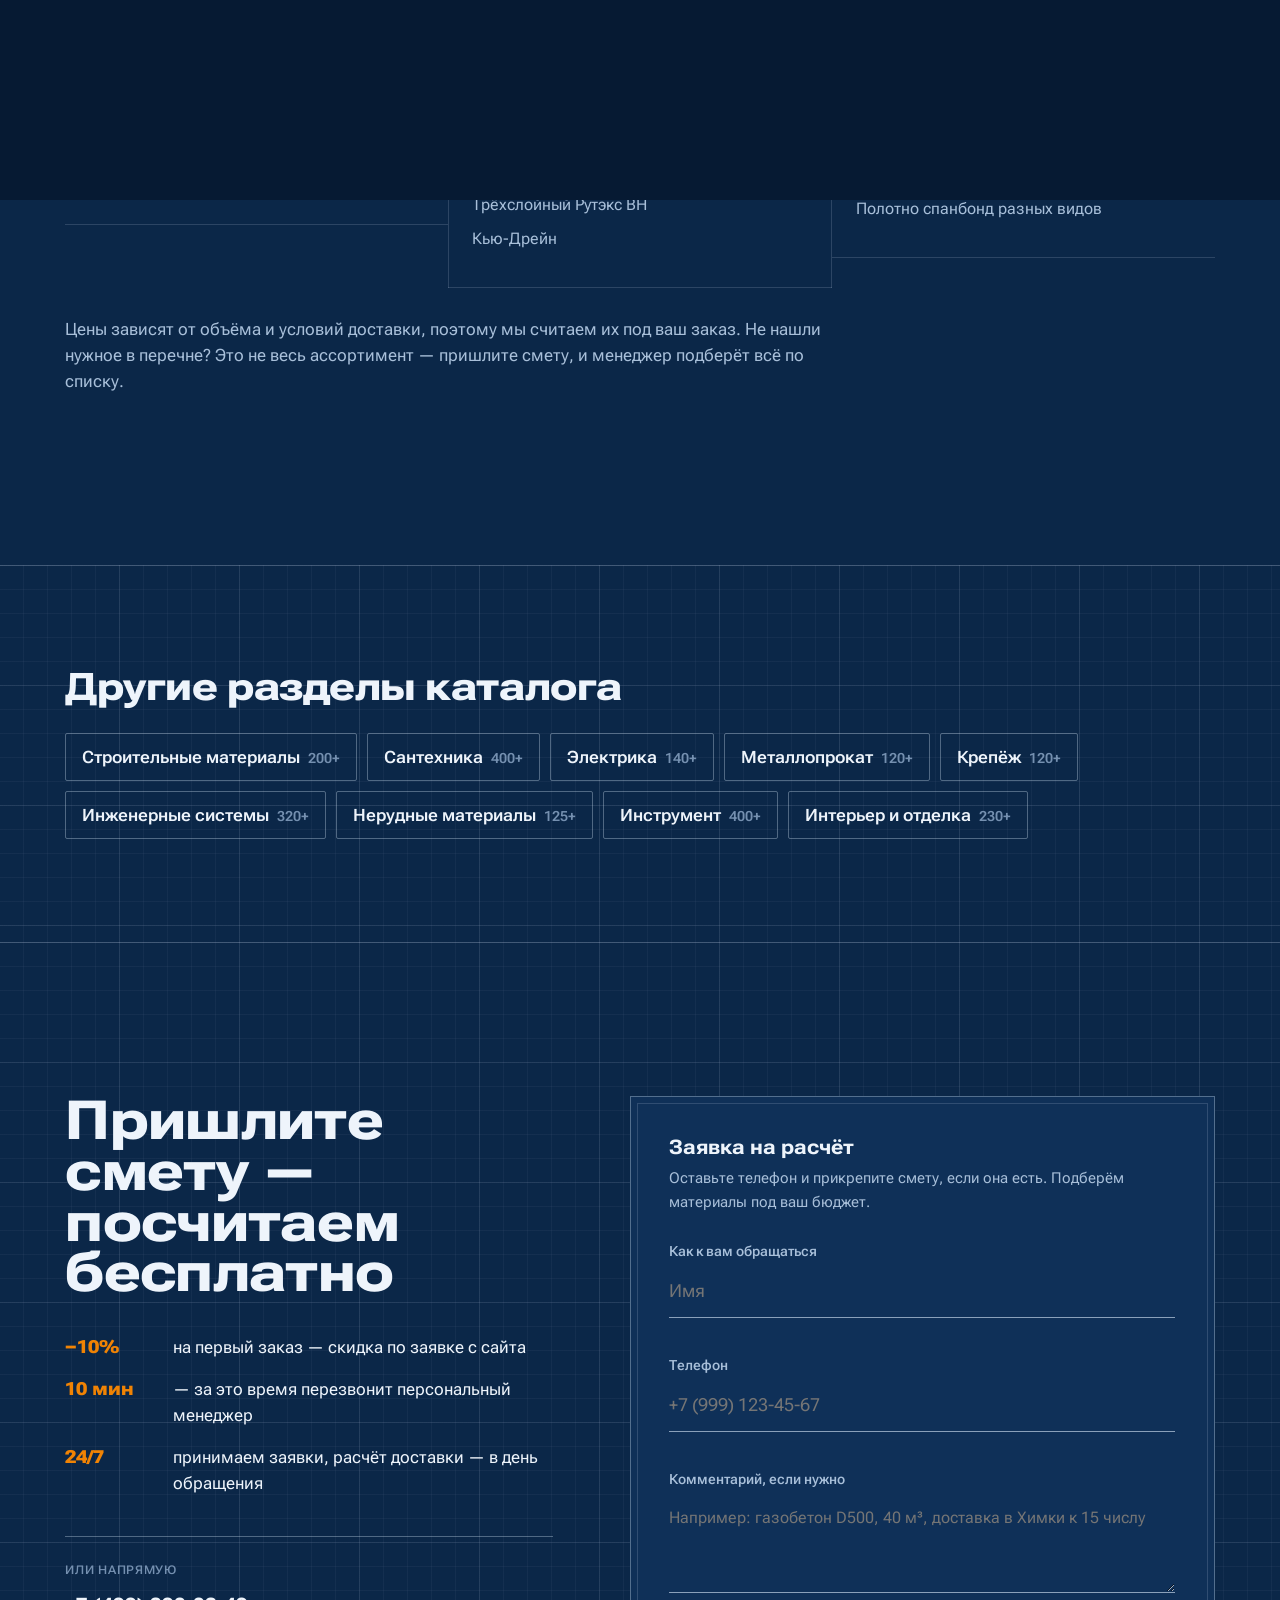
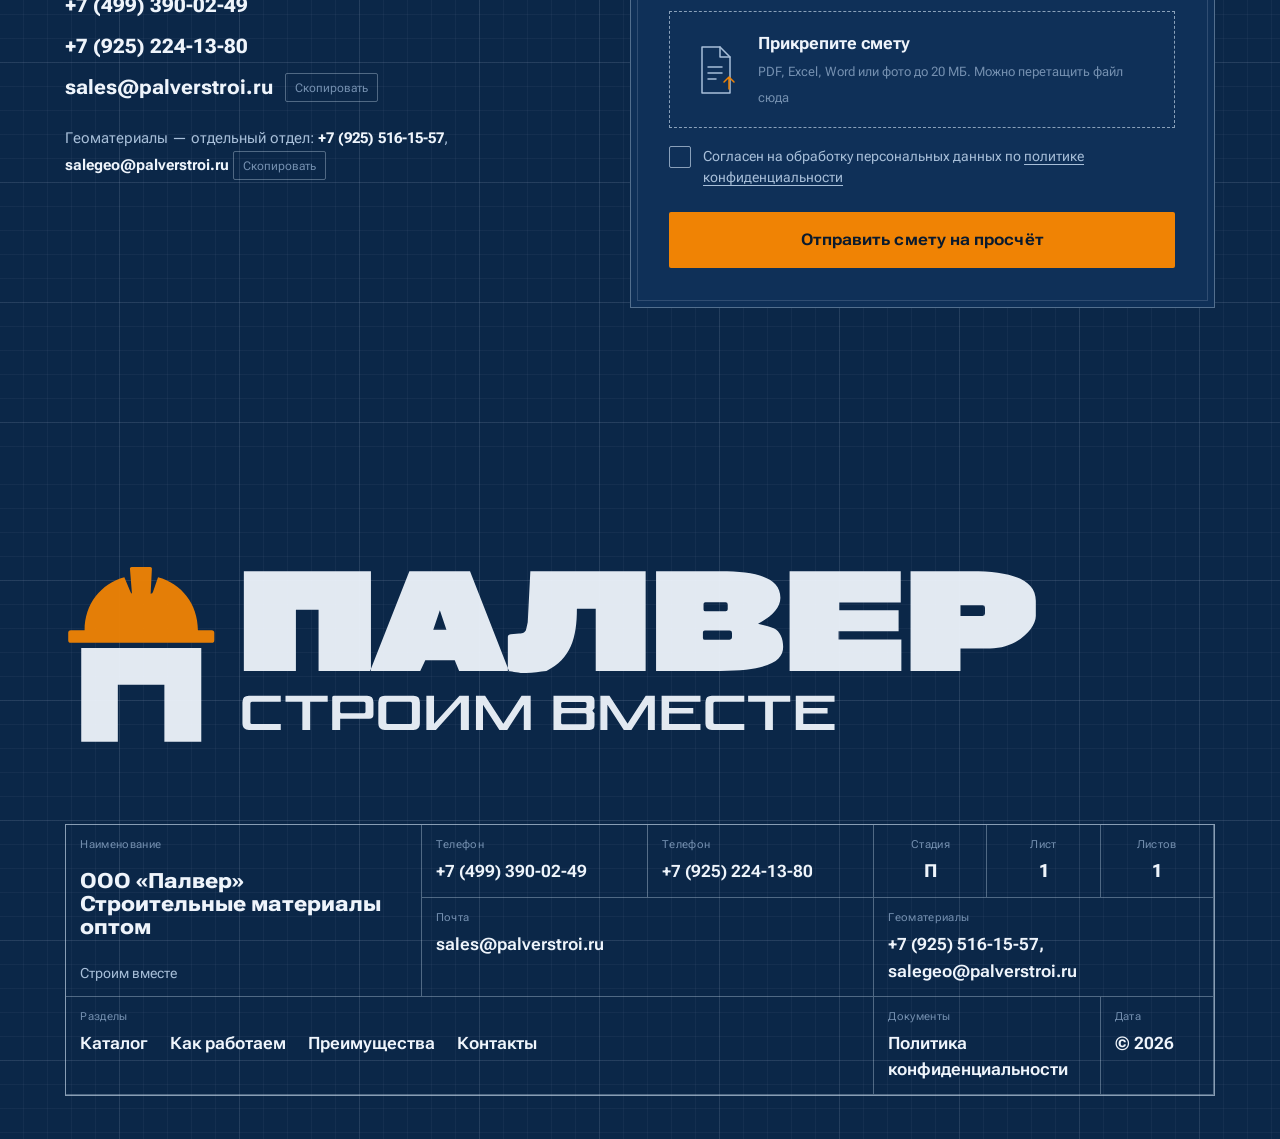
<file: geomaterial/index.html>
<!doctype html>
<html lang="ru">
<head>
<meta charset="utf-8" />
<meta name="viewport" content="width=device-width, initial-scale=1, viewport-fit=cover" />
<title>Геоматериалы оптом с доставкой по Москве — Палвер</title>
<meta name="description" content="Комплексная поставка геосинтетики по оптовым ценам: Геотекстиль, георешётки, габионы, геомембраны, дренажные композиты. 1000+ позиций. Доставка по Москве и области, скидка 10% на первый заказ." />
<meta name="keywords" content="строительные материалы, оптом, доставка, нерудные материалы, отделочные материалы, инструмент, электроинструмент, Москва" />
<link rel="canonical" href="https://atsabitsoev.github.io/palver/geomaterial/" />
<meta name="theme-color" content="#0b2748" />
<link rel="icon" href="../favicon.svg" type="image/svg+xml" />
<link rel="icon" href="../favicon-32.png" sizes="32x32" type="image/png" />
<link rel="apple-touch-icon" href="../apple-touch-icon.png" />
<meta property="og:type" content="website" />
<meta property="og:locale" content="ru_RU" />
<meta property="og:site_name" content="Палвер" />
<meta property="og:title" content="Геоматериалы оптом с доставкой по Москве — Палвер" />
<meta property="og:description" content="Комплексная поставка геосинтетики по оптовым ценам: Геотекстиль, георешётки, габионы, геомембраны, дренажные композиты. 1000+ позиций. Доставка по Москве и области, скидка 10% на первый заказ." />
<meta property="og:url" content="https://atsabitsoev.github.io/palver/geomaterial/" />
<meta property="og:image" content="https://atsabitsoev.github.io/palver/og.jpg" />
<meta property="og:image:width" content="1200" />
<meta property="og:image:height" content="630" />
<meta name="twitter:card" content="summary_large_image" />
  <script type="module" crossorigin src="../assets/index-D6CFK3vI.js"></script>
  <link rel="stylesheet" crossorigin href="../assets/index-Dw9G3nlu.css">
</head>
<body>
<div id="root"></div>
<noscript><div class="seo"><h1>Комплексная поставка геосинтетики по оптовым ценам</h1><p>1000+ позиций. Геотекстиль, георешётки, габионы, геомембраны, дренажные композиты.</p><h2>Геотекстиль</h2><ul><li>Геотекстильное полотно</li><li>Геотекстиль Рутэкс НФ</li><li>Дренотекс</li><li>Садовый геотекстиль</li></ul><h2>Георешётка</h2><ul><li>Геосотовый материал</li><li>Георешётка Экомастер</li><li>Газонная георешётка</li><li>Анкеры для георешётки</li></ul><h2>Геосетка</h2><ul><li>Полиэфирная Геомакс</li><li>Полипропиленовая СД</li><li>Геосотовый материал Рутэкс Q</li><li>Для укрепления склонов</li></ul><h2>Геосетка для асфальтобетона</h2><ul><li>Стеклосетка Геомакс</li><li>Рутэкс З/С/Д/Ж/Ф</li><li>Армостаб, Старгрид</li></ul><h2>Габионы</h2><ul><li>Коробчатые</li><li>Джамбо</li><li>Матрацы Рено</li></ul><h2>Сетка двойного кручения</h2><ul><li>Оцинкованная</li></ul><h2>Геомембрана</h2><ul><li>ПНД (HDPE) / ПВД (LDPE)</li><li>Рутэкс Т/Р</li><li>Технониколь, Славрос</li><li>Техполимер, Солмакс</li></ul><h2>Профилированная геомембрана</h2><ul><li>Изоляционный материал Рутэкс</li><li>Мембраны Дрениз, Плантер</li><li>Дельта-МС / НП-Дрейн</li></ul><h2>Дренажные композиты</h2><ul><li>Геокомпозиты Геомакс</li><li>Трёхслойный Рутэкс ВН</li><li>Кью-Дрейн</li></ul><h2>Биоматы, геоматы</h2><ul><li>Полипропиленовый Рутэкс</li><li>Геомат для укрепления откосов</li><li>Биомат Арнит, геомат Кокомат</li></ul><h2>Бентонитовые маты</h2><ul><li>Бентонитовые маты</li><li>Рутэкс ГБ</li></ul><h2>Рутэкс</h2><ul><li>Полипропиленовый ГБ / ВН</li><li>Кручёный Рутэкс</li><li>Геосотовый Рутэкс</li></ul><h2>Базальтовая сетка</h2><ul><li>Кладочная базальтовая с ПВХ</li></ul><h2>Оградительная сетка</h2><ul><li>Разные форматы и категории</li></ul><h2>Спанбонд</h2><ul><li>Полотно спанбонд разных видов</li></ul><h2>Контакты</h2><p>Телефоны: +7 (499) 390-02-49, +7 (925) 224-13-80. Почта: sales@palverstroi.ru. Геоматериалы: +7 (925) 516-15-57, salegeo@palverstroi.ru.</p></div></noscript>
</body>
</html>
</file>
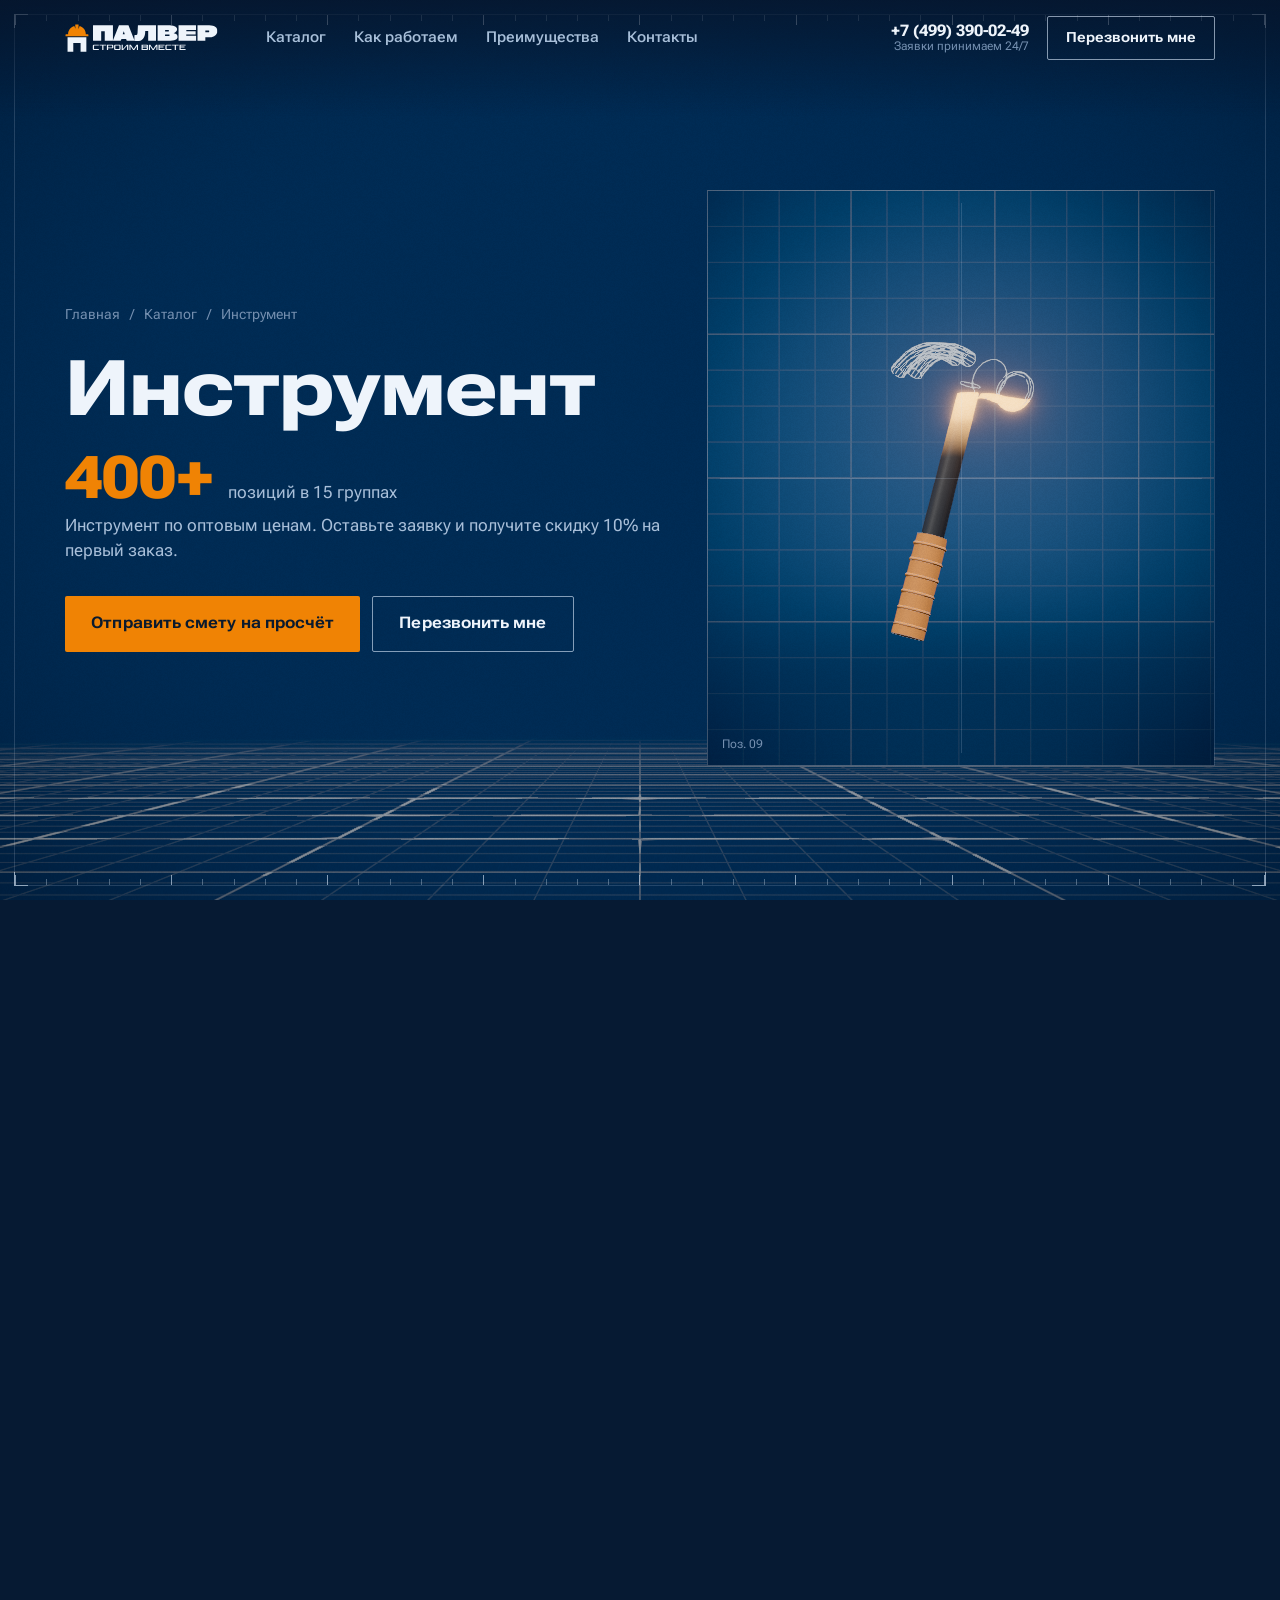
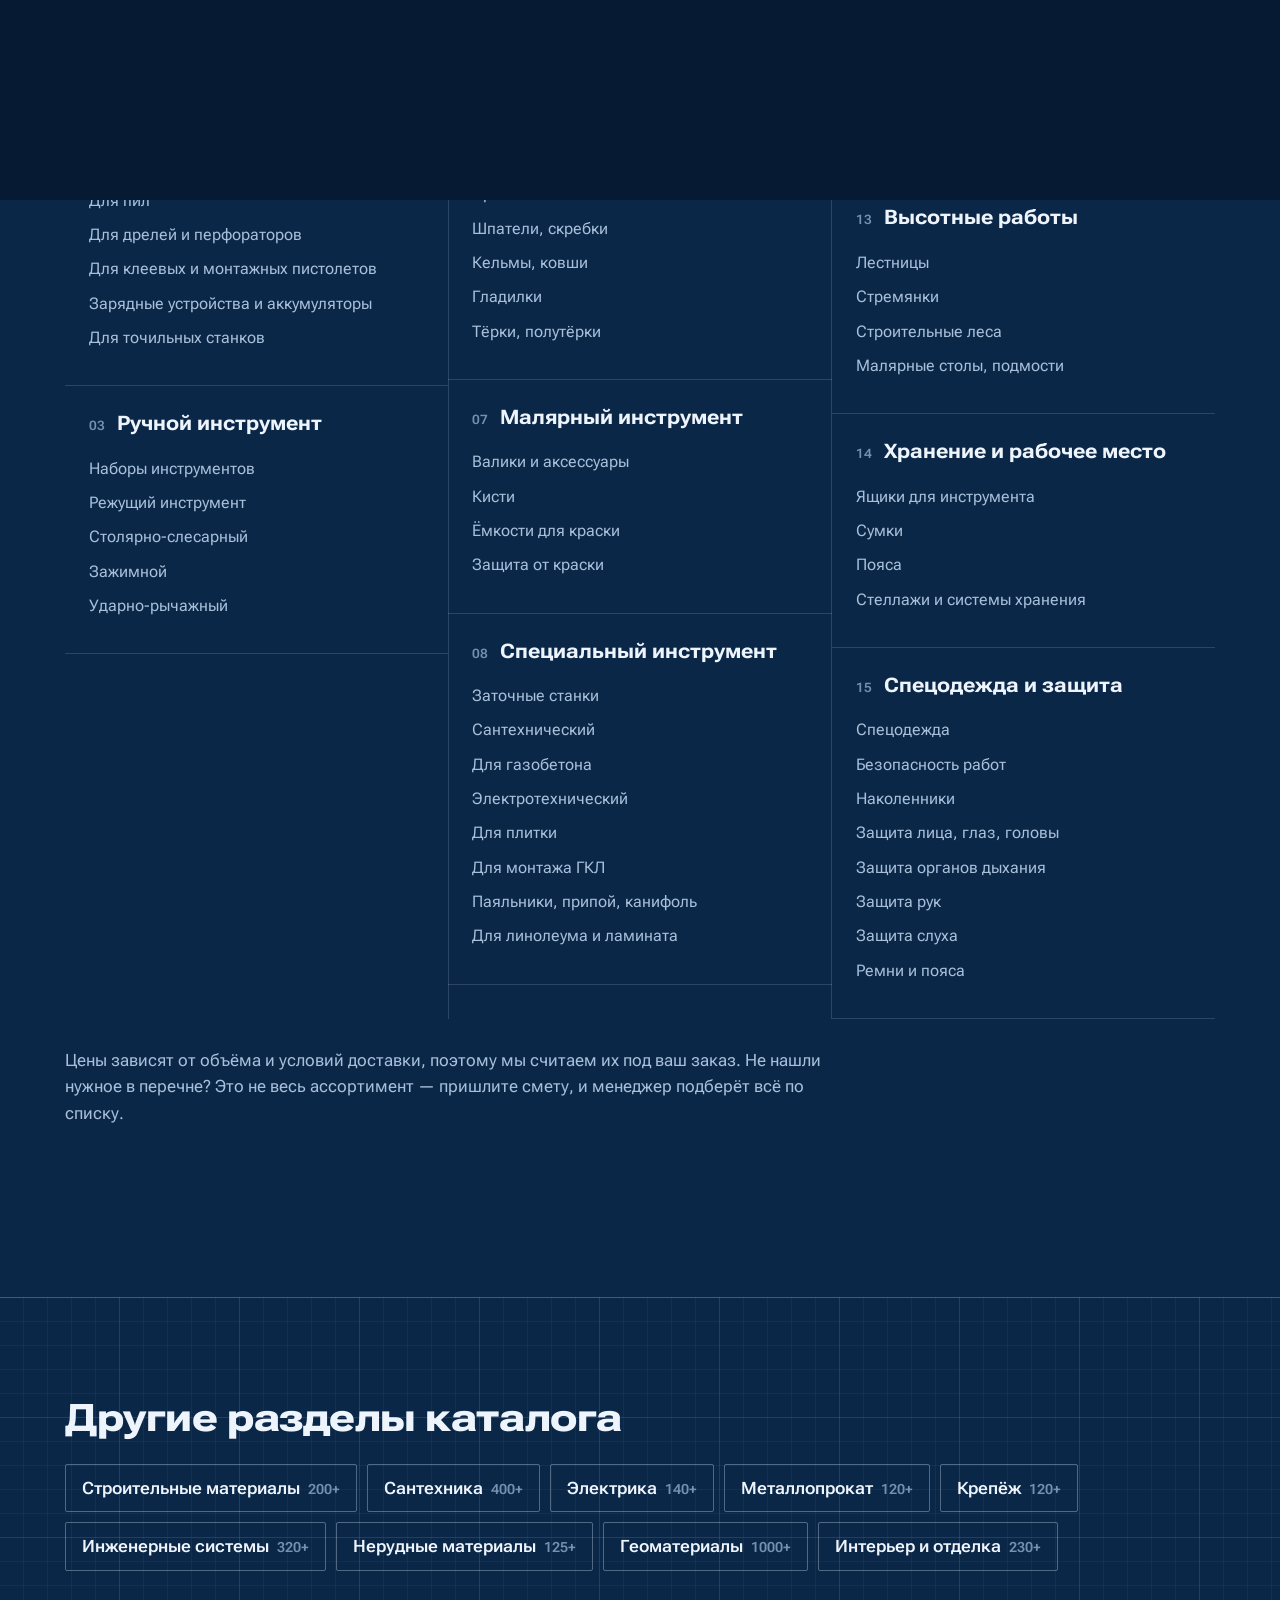
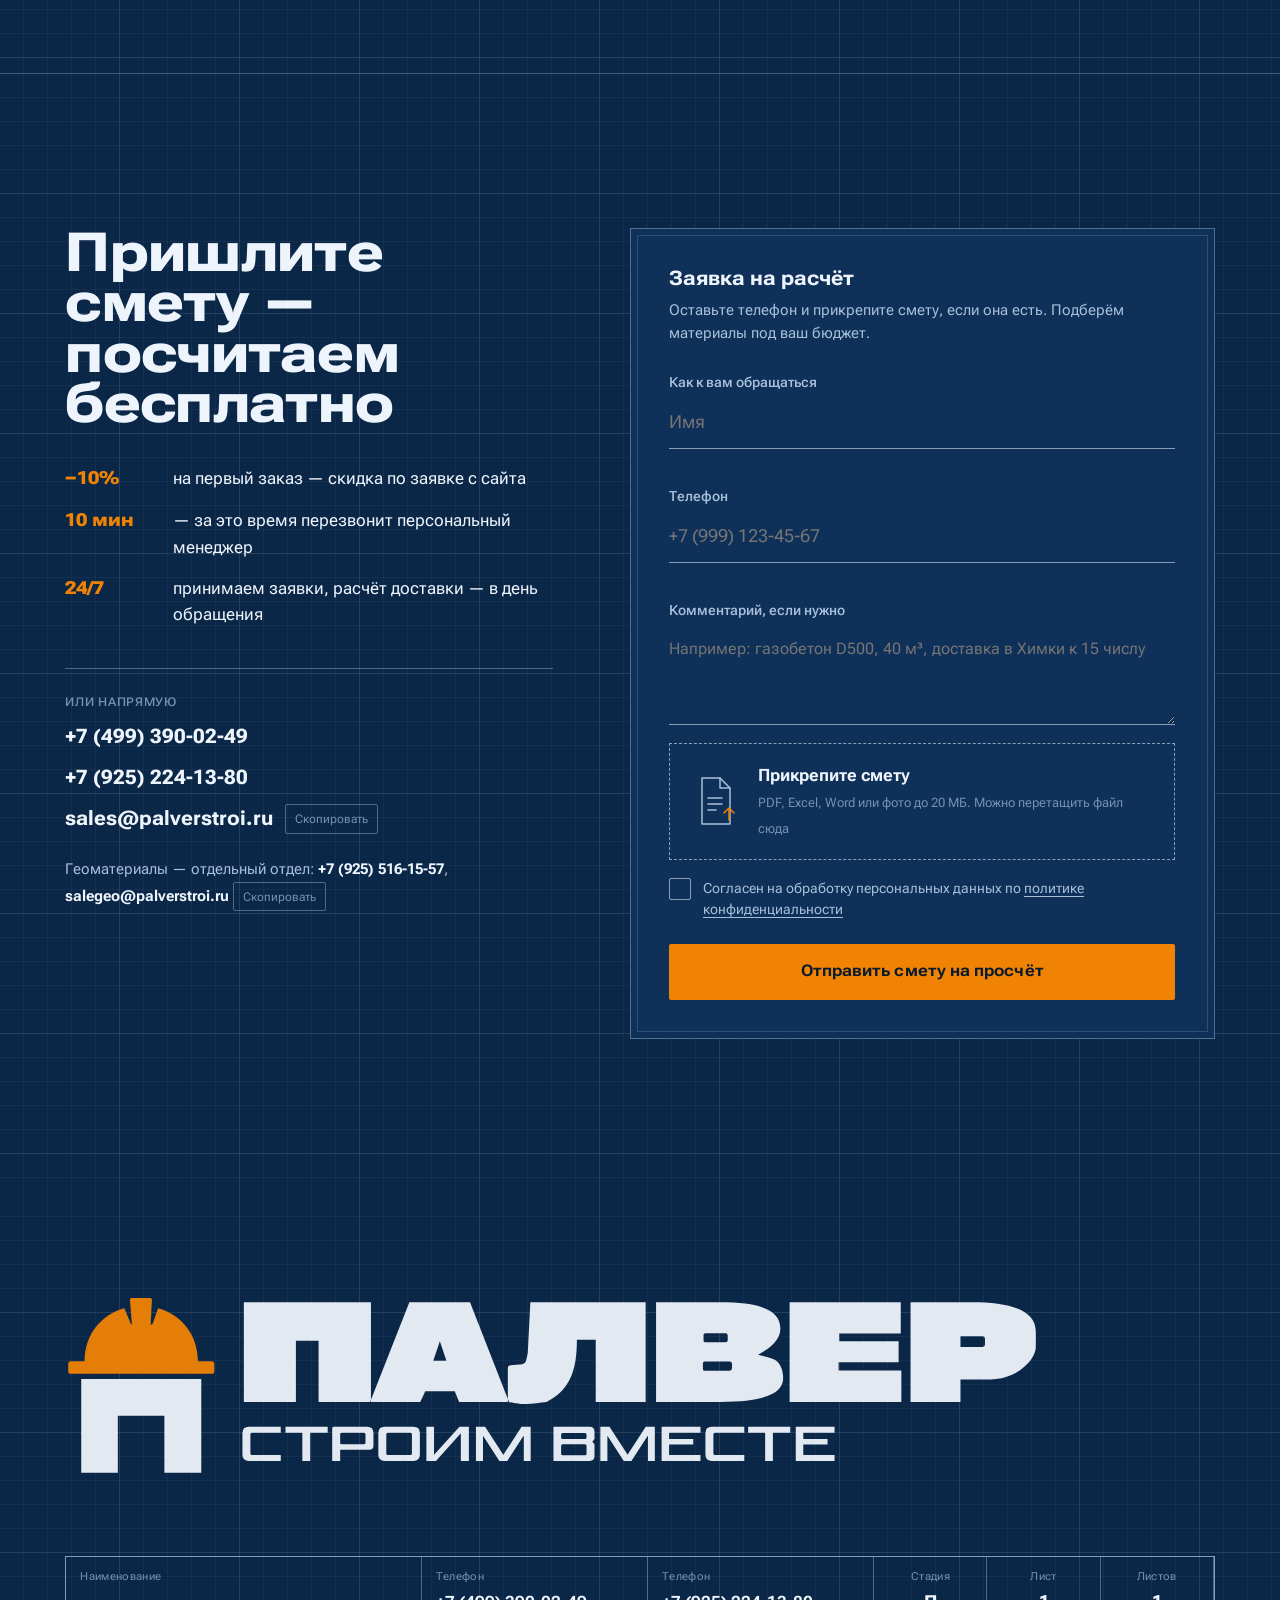
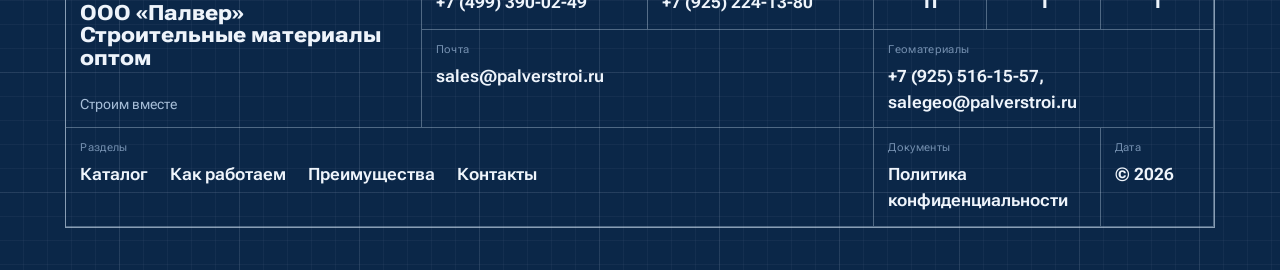
<file: instruments/index.html>
<!doctype html>
<html lang="ru">
<head>
<meta charset="utf-8" />
<meta name="viewport" content="width=device-width, initial-scale=1, viewport-fit=cover" />
<title>Инструмент оптом с доставкой по Москве — Палвер</title>
<meta name="description" content="Инструмент по оптовым ценам: Электроинструмент, малярный, монтажный и ручной инструмент. 400+ позиций. Доставка по Москве и области, скидка 10% на первый заказ." />
<meta name="keywords" content="строительные материалы, оптом, доставка, нерудные материалы, отделочные материалы, инструмент, электроинструмент, Москва" />
<link rel="canonical" href="https://atsabitsoev.github.io/palver/instruments/" />
<meta name="theme-color" content="#0b2748" />
<link rel="icon" href="../favicon.svg" type="image/svg+xml" />
<link rel="icon" href="../favicon-32.png" sizes="32x32" type="image/png" />
<link rel="apple-touch-icon" href="../apple-touch-icon.png" />
<meta property="og:type" content="website" />
<meta property="og:locale" content="ru_RU" />
<meta property="og:site_name" content="Палвер" />
<meta property="og:title" content="Инструмент оптом с доставкой по Москве — Палвер" />
<meta property="og:description" content="Инструмент по оптовым ценам: Электроинструмент, малярный, монтажный и ручной инструмент. 400+ позиций. Доставка по Москве и области, скидка 10% на первый заказ." />
<meta property="og:url" content="https://atsabitsoev.github.io/palver/instruments/" />
<meta property="og:image" content="https://atsabitsoev.github.io/palver/og.jpg" />
<meta property="og:image:width" content="1200" />
<meta property="og:image:height" content="630" />
<meta name="twitter:card" content="summary_large_image" />
  <script type="module" crossorigin src="../assets/index-D6CFK3vI.js"></script>
  <link rel="stylesheet" crossorigin href="../assets/index-Dw9G3nlu.css">
</head>
<body>
<div id="root"></div>
<noscript><div class="seo"><h1>Инструмент по оптовым ценам</h1><p>400+ позиций. Электроинструмент, малярный, монтажный и ручной инструмент.</p><h2>Электроинструмент</h2><ul><li>Перфораторы</li><li>Краскопульты</li><li>Отбойные молотки</li><li>Электрорубанки</li><li>Строительные фены</li><li>Шуруповёрты</li><li>Аккумуляторный инструмент</li><li>Строительные миксеры</li><li>Дрели</li><li>Пильно-отрезной инструмент</li><li>Шлифовальные машины</li><li>Штроборезы</li><li>Реноваторы</li><li>Граверы</li><li>МФУ</li></ul><h2>Оснастка и расходники</h2><ul><li>Биты</li><li>Масла и смазки</li><li>Венчики для миксеров</li><li>Коронки и насадки</li><li>Для шлифмашин</li><li>Для УШМ</li><li>Для пил</li><li>Для дрелей и перфораторов</li><li>Для клеевых и монтажных пистолетов</li><li>Зарядные устройства и аккумуляторы</li><li>Для точильных станков</li></ul><h2>Ручной инструмент</h2><ul><li>Наборы инструментов</li><li>Режущий инструмент</li><li>Столярно-слесарный</li><li>Зажимной</li><li>Ударно-рычажный</li></ul><h2>Измерительный инструмент</h2><ul><li>Рулетки</li><li>Мультиметры</li><li>Нивелиры</li><li>Угольники</li><li>Дальномеры</li><li>Уровни строительные</li><li>Пирометры</li><li>Отвесы</li><li>Разметочный инструмент</li><li>Гидроуровни</li><li>Мерные ленты</li></ul><h2>Монтажный инструмент</h2><ul><li>Клеевые пистолеты</li><li>Пистолеты для герметиков</li><li>Пистолеты для монтажной пены</li><li>Стеклодомкраты</li><li>Степлеры и скобы</li><li>Крюки для вязки арматуры</li><li>Отвёртки</li></ul><h2>Штукатурный инструмент</h2><ul><li>Правила</li><li>Шпатели, скребки</li><li>Кельмы, ковши</li><li>Гладилки</li><li>Тёрки, полутёрки</li></ul><h2>Малярный инструмент</h2><ul><li>Валики и аксессуары</li><li>Кисти</li><li>Ёмкости для краски</li><li>Защита от краски</li></ul><h2>Специальный инструмент</h2><ul><li>Заточные станки</li><li>Сантехнический</li><li>Для газобетона</li><li>Электротехнический</li><li>Для плитки</li><li>Для монтажа ГКЛ</li><li>Паяльники, припой, канифоль</li><li>Для линолеума и ламината</li></ul><h2>Сварочное оборудование</h2><ul><li>Сварочные аппараты</li><li>Аксессуары для сварки</li><li>Расходные материалы</li><li>Газовые горелки и комплектующие</li></ul><h2>Пневматическое оборудование</h2><ul><li>Компрессоры</li><li>Пневмоинструмент</li><li>Принадлежности</li></ul><h2>Абразивные материалы</h2><ul><li>Наждачная бумага</li><li>Сетки, губки шлифовальные</li><li>Бруски, блоки шлифовальные</li></ul><h2>Строительное оборудование</h2><ul><li>Бетономешалки</li><li>Вибраторы для бетона</li><li>Виброплиты и комплектующие</li></ul><h2>Высотные работы</h2><ul><li>Лестницы</li><li>Стремянки</li><li>Строительные леса</li><li>Малярные столы, подмости</li></ul><h2>Хранение и рабочее место</h2><ul><li>Ящики для инструмента</li><li>Сумки</li><li>Пояса</li><li>Стеллажи и системы хранения</li></ul><h2>Спецодежда и защита</h2><ul><li>Спецодежда</li><li>Безопасность работ</li><li>Наколенники</li><li>Защита лица, глаз, головы</li><li>Защита органов дыхания</li><li>Защита рук</li><li>Защита слуха</li><li>Ремни и пояса</li></ul><h2>Контакты</h2><p>Телефоны: +7 (499) 390-02-49, +7 (925) 224-13-80. Почта: sales@palverstroi.ru. Геоматериалы: +7 (925) 516-15-57, salegeo@palverstroi.ru.</p></div></noscript>
</body>
</html>
</file>
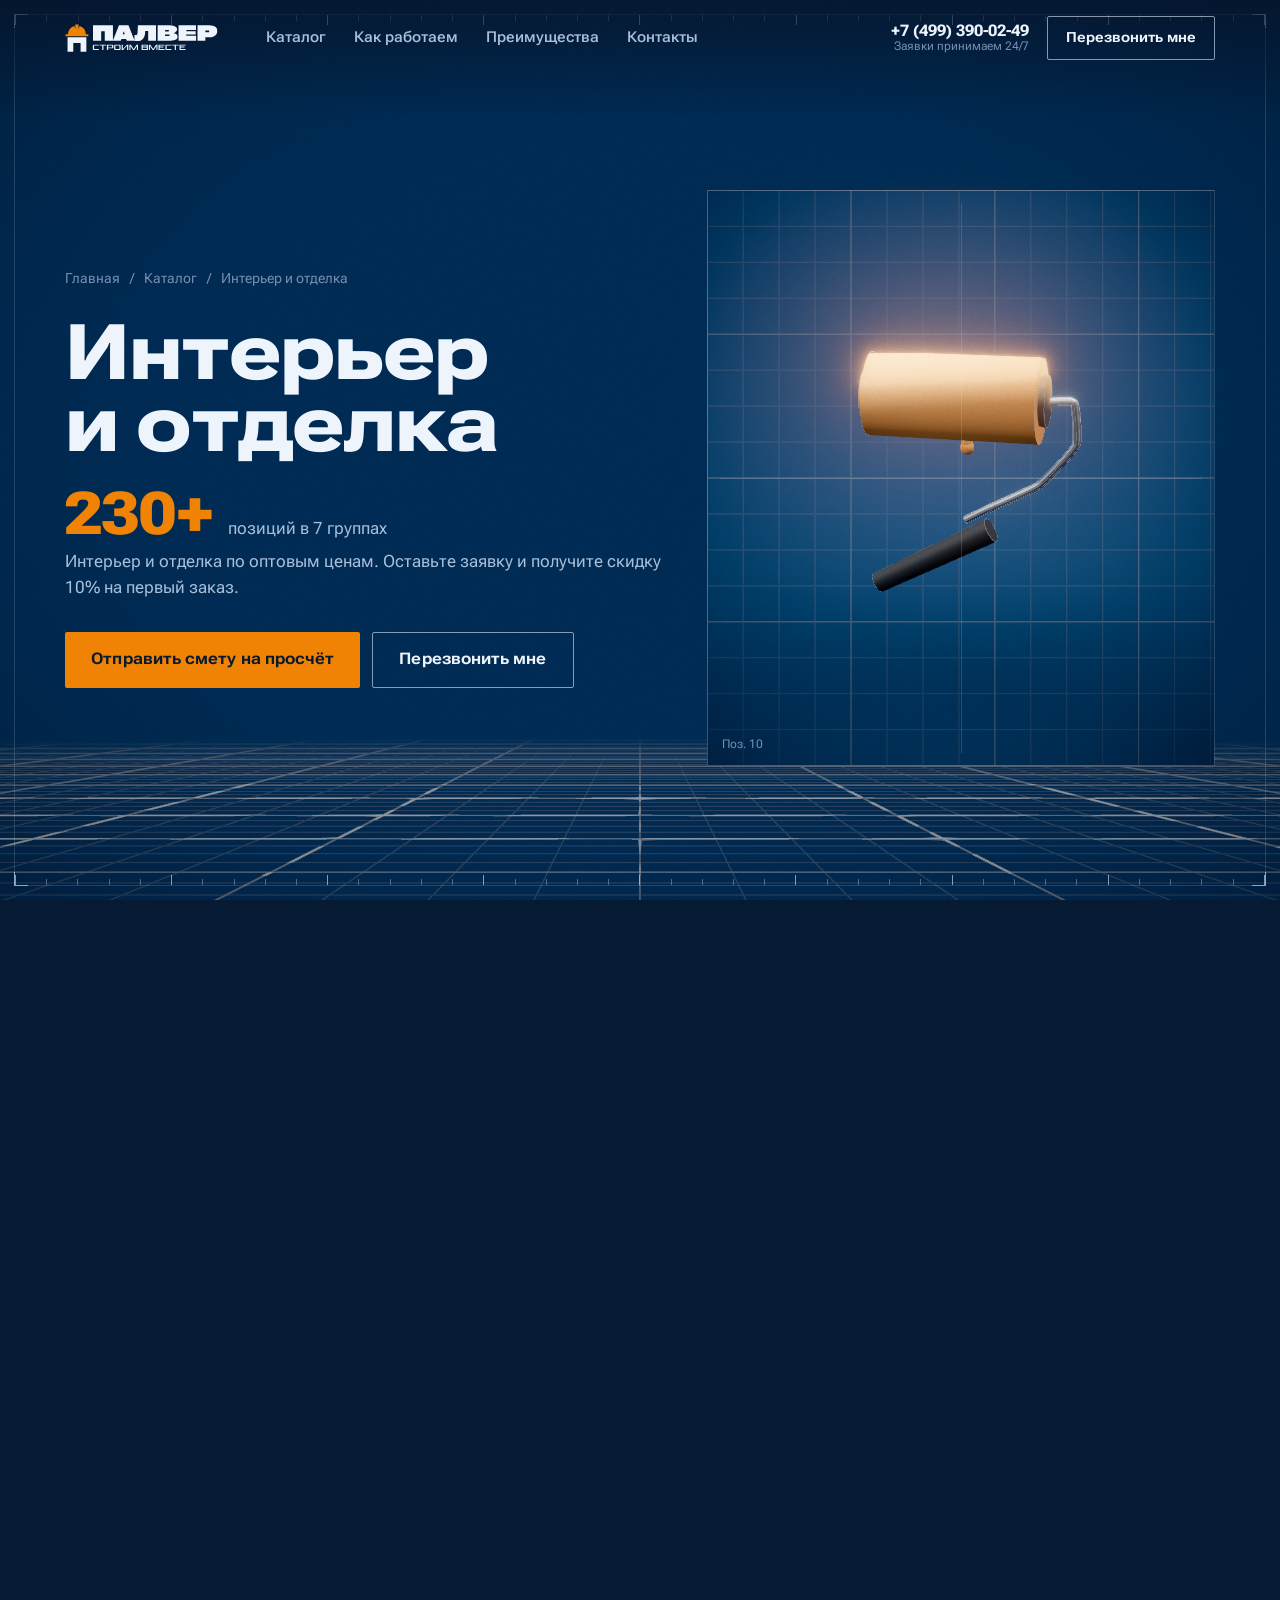
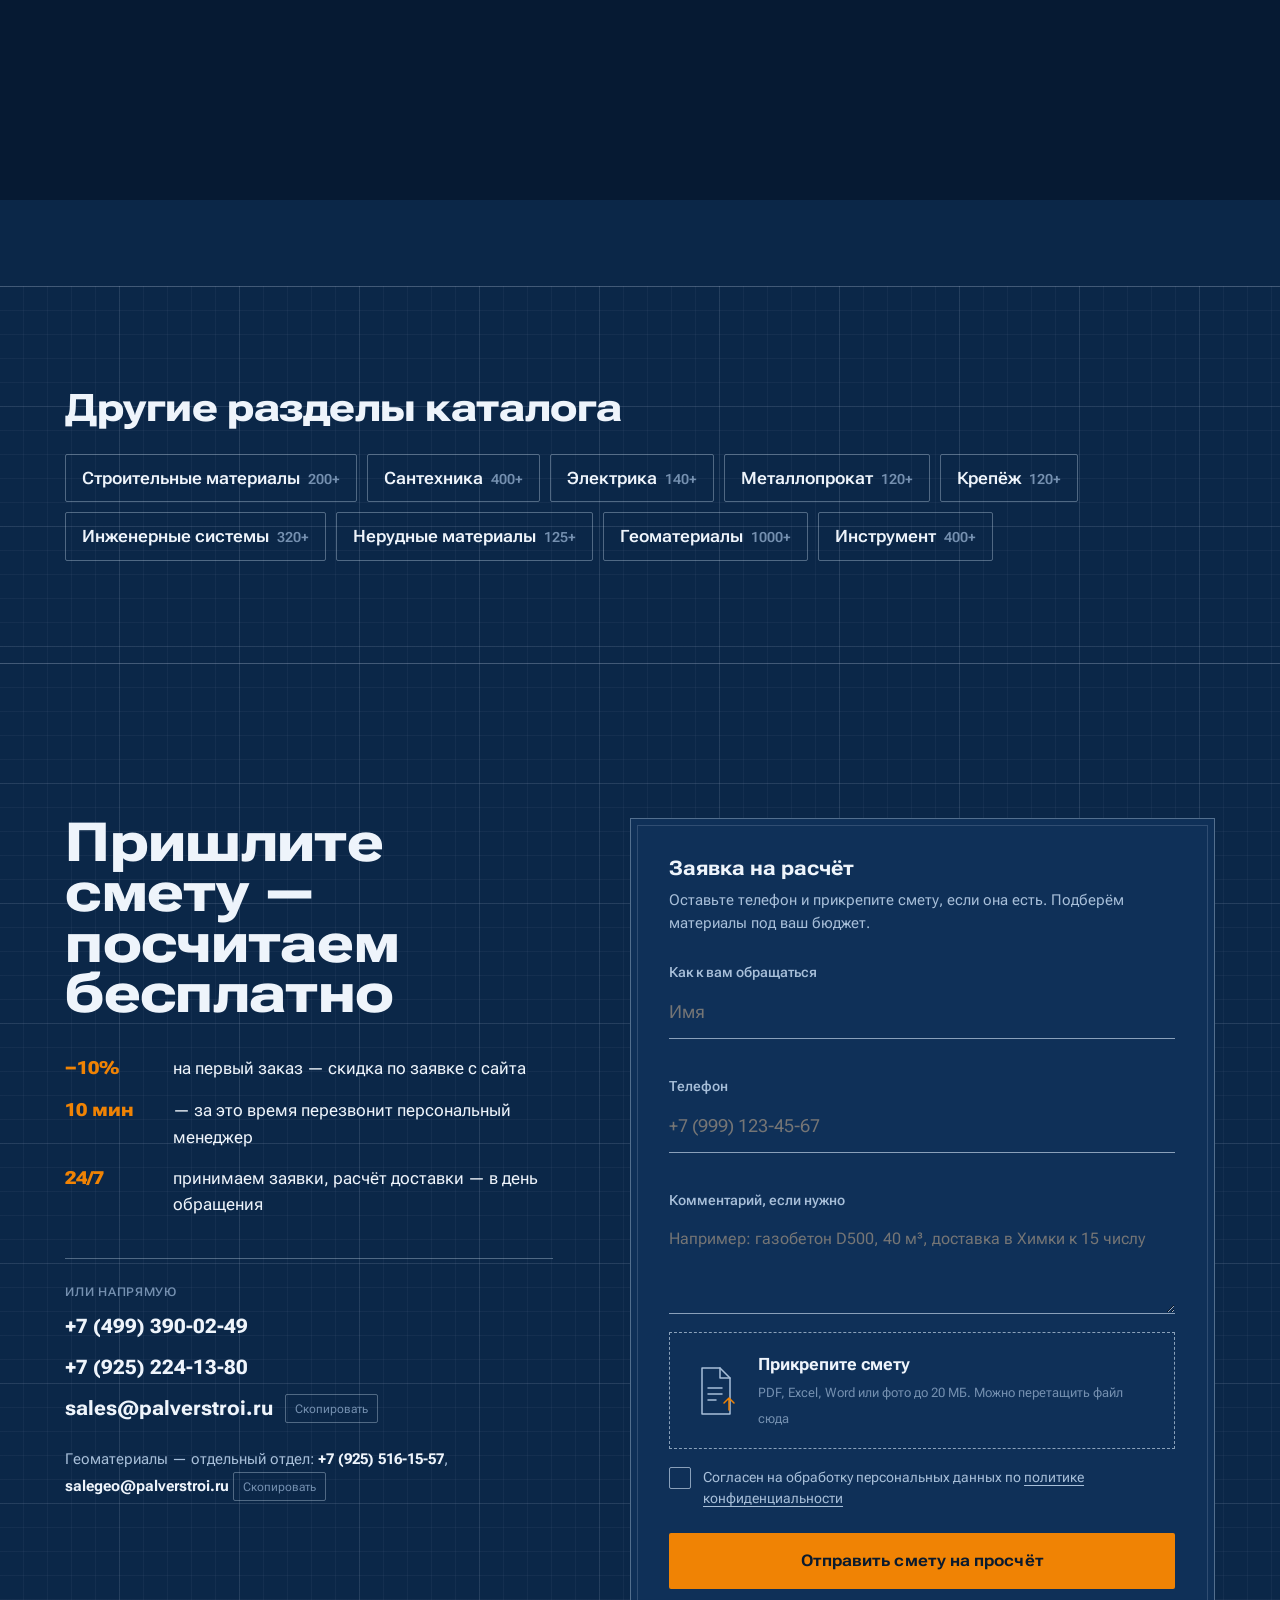
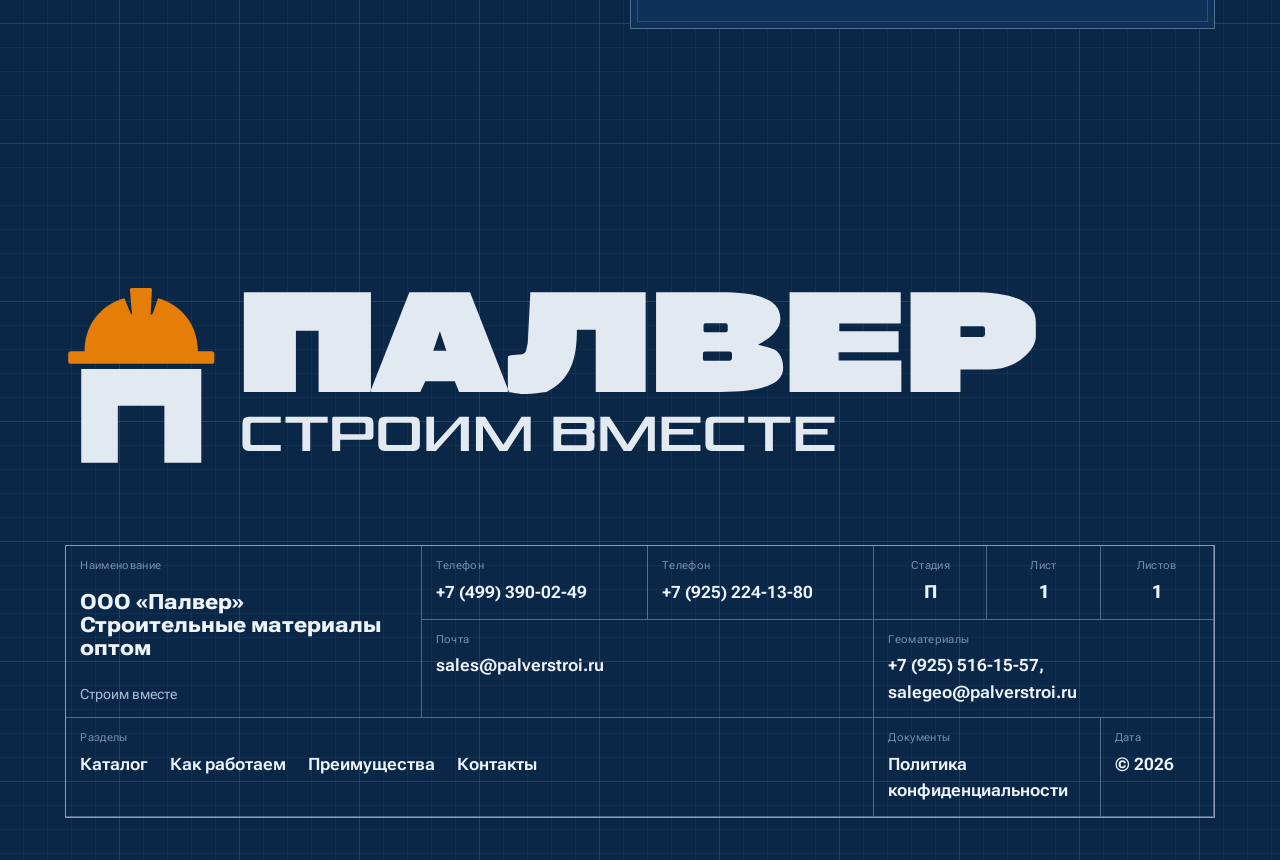
<file: interier/index.html>
<!doctype html>
<html lang="ru">
<head>
<meta charset="utf-8" />
<meta name="viewport" content="width=device-width, initial-scale=1, viewport-fit=cover" />
<title>Интерьер и отделка оптом с доставкой по Москве — Палвер</title>
<meta name="description" content="Интерьер и отделка по оптовым ценам: ГКЛ, сухие смеси, ЛКМ, керамическая плитка, обои. 230+ позиций. Доставка по Москве и области, скидка 10% на первый заказ." />
<meta name="keywords" content="строительные материалы, оптом, доставка, нерудные материалы, отделочные материалы, инструмент, электроинструмент, Москва" />
<link rel="canonical" href="https://atsabitsoev.github.io/palver/interier/" />
<meta name="theme-color" content="#0b2748" />
<link rel="icon" href="../favicon.svg" type="image/svg+xml" />
<link rel="icon" href="../favicon-32.png" sizes="32x32" type="image/png" />
<link rel="apple-touch-icon" href="../apple-touch-icon.png" />
<meta property="og:type" content="website" />
<meta property="og:locale" content="ru_RU" />
<meta property="og:site_name" content="Палвер" />
<meta property="og:title" content="Интерьер и отделка оптом с доставкой по Москве — Палвер" />
<meta property="og:description" content="Интерьер и отделка по оптовым ценам: ГКЛ, сухие смеси, ЛКМ, керамическая плитка, обои. 230+ позиций. Доставка по Москве и области, скидка 10% на первый заказ." />
<meta property="og:url" content="https://atsabitsoev.github.io/palver/interier/" />
<meta property="og:image" content="https://atsabitsoev.github.io/palver/og.jpg" />
<meta property="og:image:width" content="1200" />
<meta property="og:image:height" content="630" />
<meta name="twitter:card" content="summary_large_image" />
  <script type="module" crossorigin src="../assets/index-D6CFK3vI.js"></script>
  <link rel="stylesheet" crossorigin href="../assets/index-Dw9G3nlu.css">
</head>
<body>
<div id="root"></div>
<noscript><div class="seo"><h1>Интерьер и отделка по оптовым ценам</h1><p>230+ позиций. ГКЛ, сухие смеси, ЛКМ, керамическая плитка, обои.</p><h2>Двери и окна</h2><ul><li>Межкомнатные двери</li><li>Входные двери, козырьки</li><li>Специальные двери</li><li>Наличники, доборы, пороги</li><li>Окна металлопластиковые</li><li>Подоконники пластиковые</li><li>Окна и комплектующие</li></ul><h2>Керамическая плитка</h2><ul><li>Плитка</li><li>Коллекции плитки</li><li>Настенная</li><li>Напольная</li><li>Декор</li><li>Керамогранит для пола</li><li>Фасадная облицовочная</li><li>Ступени из керамогранита</li></ul><h2>Напольные покрытия</h2><ul><li>Ламинат</li><li>Линолеум</li><li>Плитка ПВХ</li><li>Ковровые покрытия</li><li>Плинтус</li><li>Пороги, накладки</li><li>Шнуры для сварки линолеума</li></ul><h2>Отделка стен</h2><ul><li>Обои</li><li>Стеновые сэндвич-панели</li><li>Панели из МДФ</li><li>Панели из ПВХ</li><li>Углы отделочные (ПВХ)</li><li>Плёнка самоклеящаяся декоративная</li></ul><h2>Отделка потолков</h2><ul><li>Подвесные потолки</li><li>Реечные потолки</li><li>Ячеистые (грильято)</li><li>Плитка из пенополистирола</li><li>Плинтус</li><li>Уголки периметральные</li></ul><h2>Люки ревизионные</h2><ul><li>Металлические</li><li>Пластиковые</li><li>Под плитку</li></ul><h2>Для укладки плитки</h2><ul><li>Раскладки-уголки, профили</li></ul><h2>Контакты</h2><p>Телефоны: +7 (499) 390-02-49, +7 (925) 224-13-80. Почта: sales@palverstroi.ru. Геоматериалы: +7 (925) 516-15-57, salegeo@palverstroi.ru.</p></div></noscript>
</body>
</html>
</file>
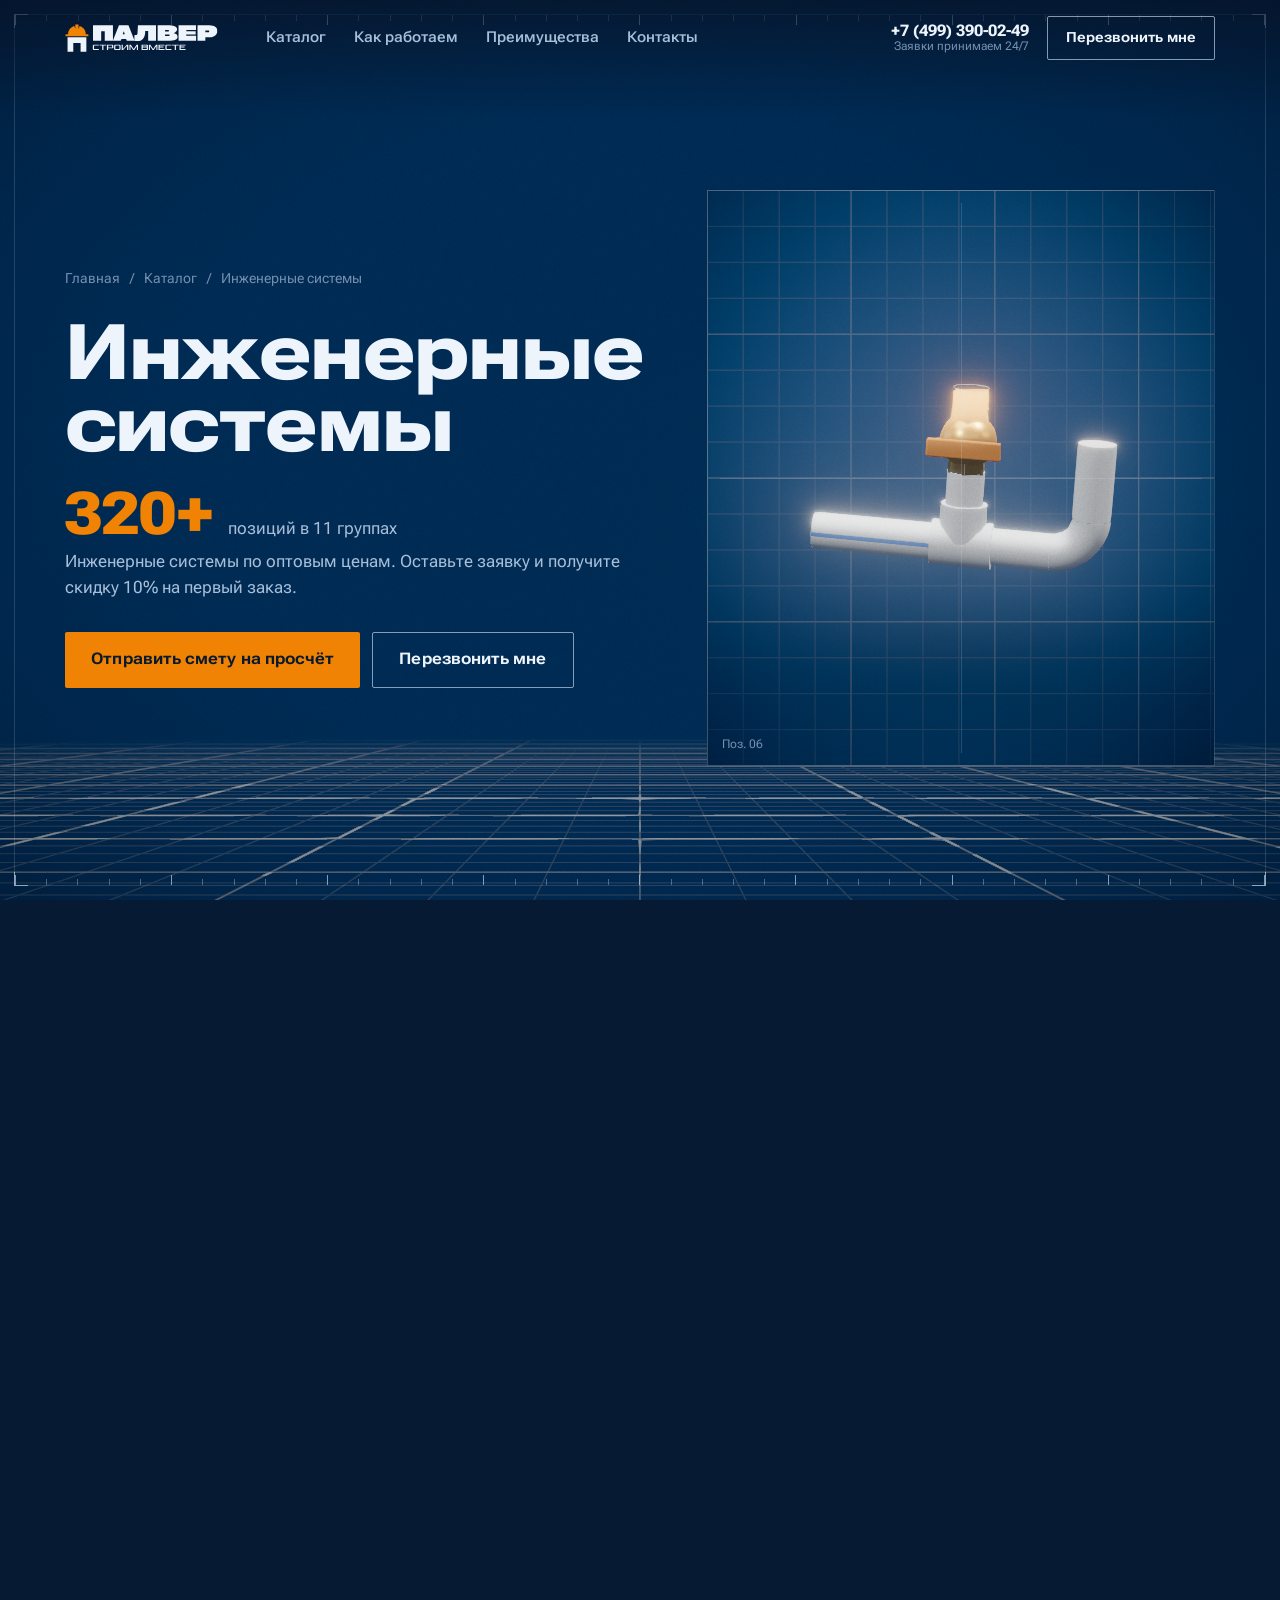
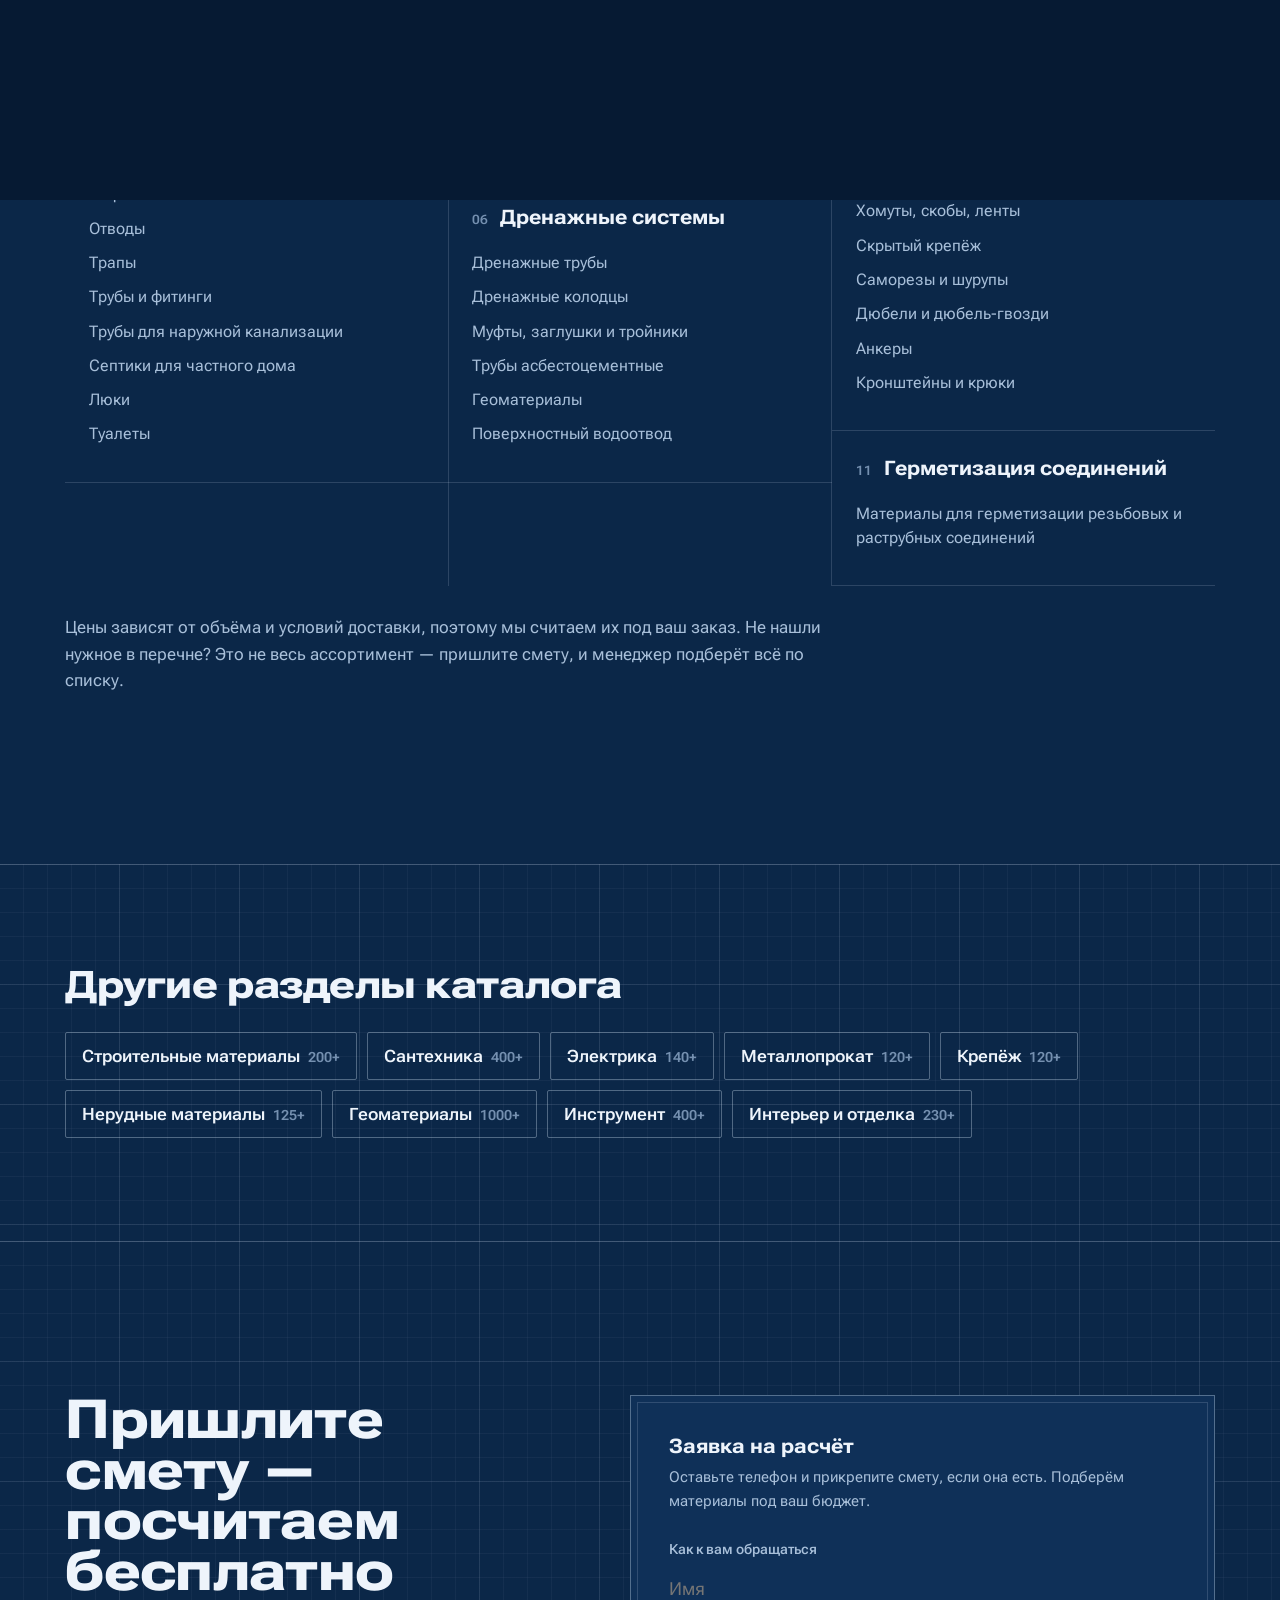
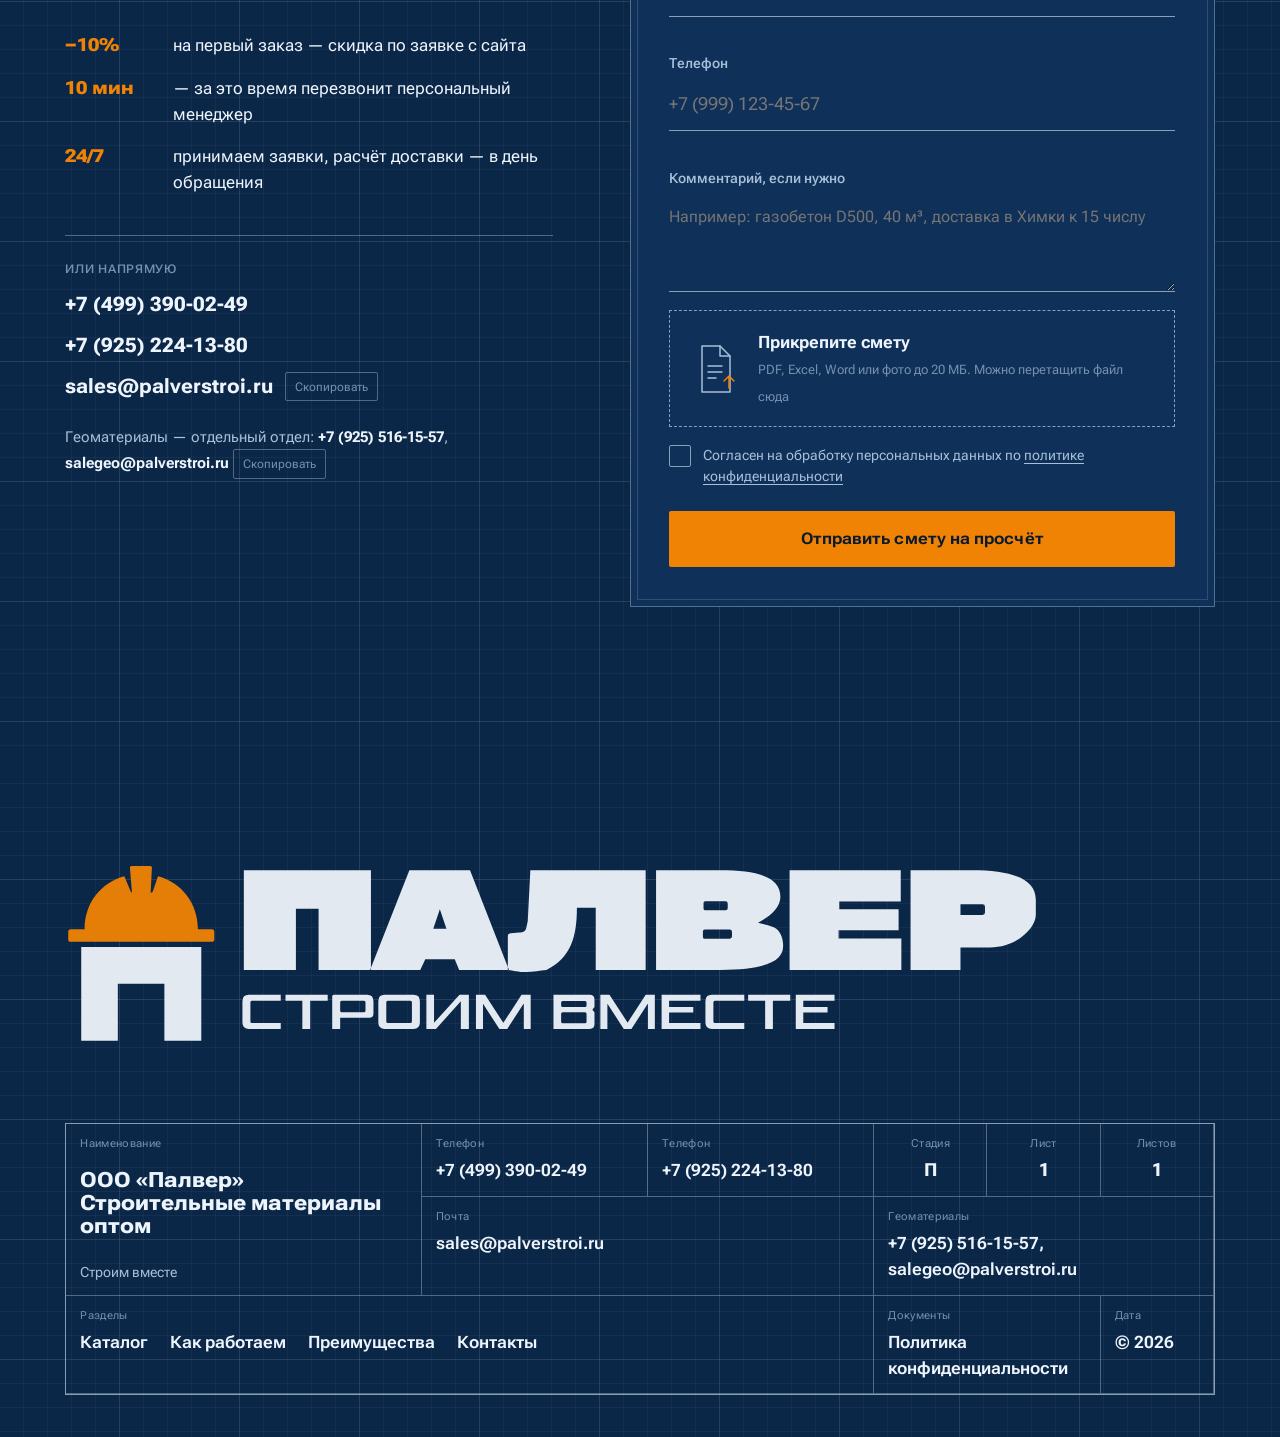
<file: inzhenernyesistems/index.html>
<!doctype html>
<html lang="ru">
<head>
<meta charset="utf-8" />
<meta name="viewport" content="width=device-width, initial-scale=1, viewport-fit=cover" />
<title>Инженерные системы оптом с доставкой по Москве — Палвер</title>
<meta name="description" content="Инженерные системы по оптовым ценам: Водопровод и газ, канализация, дренаж, вентиляция, отопление. 320+ позиций. Доставка по Москве и области, скидка 10% на первый заказ." />
<meta name="keywords" content="строительные материалы, оптом, доставка, нерудные материалы, отделочные материалы, инструмент, электроинструмент, Москва" />
<link rel="canonical" href="https://atsabitsoev.github.io/palver/inzhenernyesistems/" />
<meta name="theme-color" content="#0b2748" />
<link rel="icon" href="../favicon.svg" type="image/svg+xml" />
<link rel="icon" href="../favicon-32.png" sizes="32x32" type="image/png" />
<link rel="apple-touch-icon" href="../apple-touch-icon.png" />
<meta property="og:type" content="website" />
<meta property="og:locale" content="ru_RU" />
<meta property="og:site_name" content="Палвер" />
<meta property="og:title" content="Инженерные системы оптом с доставкой по Москве — Палвер" />
<meta property="og:description" content="Инженерные системы по оптовым ценам: Водопровод и газ, канализация, дренаж, вентиляция, отопление. 320+ позиций. Доставка по Москве и области, скидка 10% на первый заказ." />
<meta property="og:url" content="https://atsabitsoev.github.io/palver/inzhenernyesistems/" />
<meta property="og:image" content="https://atsabitsoev.github.io/palver/og.jpg" />
<meta property="og:image:width" content="1200" />
<meta property="og:image:height" content="630" />
<meta name="twitter:card" content="summary_large_image" />
  <script type="module" crossorigin src="../assets/index-D6CFK3vI.js"></script>
  <link rel="stylesheet" crossorigin href="../assets/index-Dw9G3nlu.css">
</head>
<body>
<div id="root"></div>
<noscript><div class="seo"><h1>Инженерные системы по оптовым ценам</h1><p>320+ позиций. Водопровод и газ, канализация, дренаж, вентиляция, отопление.</p><h2>Водопровод и газ</h2><ul><li>Гибкие подводки для воды</li><li>Краны, вентили</li><li>Полипропиленовые трубы и фитинги</li><li>Трубы м/п и кожухи</li><li>Клапаны, регуляторы</li><li>Коллекторы</li><li>Ёмкости для воды</li><li>Контрольно-измерительные приборы</li><li>Баки расширительные</li><li>Гидроаккумуляторы</li><li>Фильтры и картриджи</li><li>Бытовые газовые баллоны</li></ul><h2>Системы отопления</h2><ul><li>Радиаторы отопления</li><li>Комплектующие для радиаторов</li><li>Решётки радиаторные</li><li>Тёплые полы (водяные)</li><li>Бытовые водонагреватели</li><li>Теплоносители</li></ul><h2>Канализация</h2><ul><li>Сифоны</li><li>Отводы</li><li>Трапы</li><li>Трубы и фитинги</li><li>Трубы для наружной канализации</li><li>Септики для частного дома</li><li>Люки</li><li>Туалеты</li></ul><h2>Вентиляция</h2><ul><li>Вентиляторы вытяжные</li><li>Анемостаты, диффузоры</li><li>Воздуховоды гибкие</li><li>Воздуховоды стальные</li><li>Круглые каналы</li><li>Плоские каналы</li><li>Редукторы, переходники</li><li>Вентиляционные решётки</li></ul><h2>Насосное оборудование</h2><ul><li>Колодезные насосы</li><li>Скважинные</li><li>Дренажные</li><li>Фекальные</li><li>Фонтанные</li><li>Насосные станции</li><li>Самовсасывающие</li><li>Циркуляционные</li><li>Центробежные</li><li>Комплектующие к насосам</li><li>Канализационные установки</li><li>Мотопомпы</li></ul><h2>Дренажные системы</h2><ul><li>Дренажные трубы</li><li>Дренажные колодцы</li><li>Муфты, заглушки и тройники</li><li>Трубы асбестоцементные</li><li>Геоматериалы</li><li>Поверхностный водоотвод</li></ul><h2>Трубная теплоизоляция</h2><ul><li>Трубки изоляционные</li><li>Минераловатные цилиндры</li><li>Скорлупа ППУ</li><li>Изоляция из каучука</li><li>Изоляция из полиэтилена</li><li>Изоляция цветная</li></ul><h2>Обогрев и кондиционирование</h2><ul><li>Системы обогрева</li><li>Системы охлаждения</li><li>Вентиляторы</li></ul><h2>Кабели для обогрева труб</h2><ul><li>Греющий кабель для труб</li><li>Обогрев водостоков и кровли</li><li>Обогрев открытых площадок</li></ul><h2>Сантехнический крепёж</h2><ul><li>Сантехнический крепёж</li><li>Перфорированный крепёж</li><li>Метрический крепёж</li><li>Хомуты, скобы, ленты</li><li>Скрытый крепёж</li><li>Саморезы и шурупы</li><li>Дюбели и дюбель-гвозди</li><li>Анкеры</li><li>Кронштейны и крюки</li></ul><h2>Герметизация соединений</h2><ul><li>Материалы для герметизации резьбовых и раструбных соединений</li></ul><h2>Контакты</h2><p>Телефоны: +7 (499) 390-02-49, +7 (925) 224-13-80. Почта: sales@palverstroi.ru. Геоматериалы: +7 (925) 516-15-57, salegeo@palverstroi.ru.</p></div></noscript>
</body>
</html>
</file>
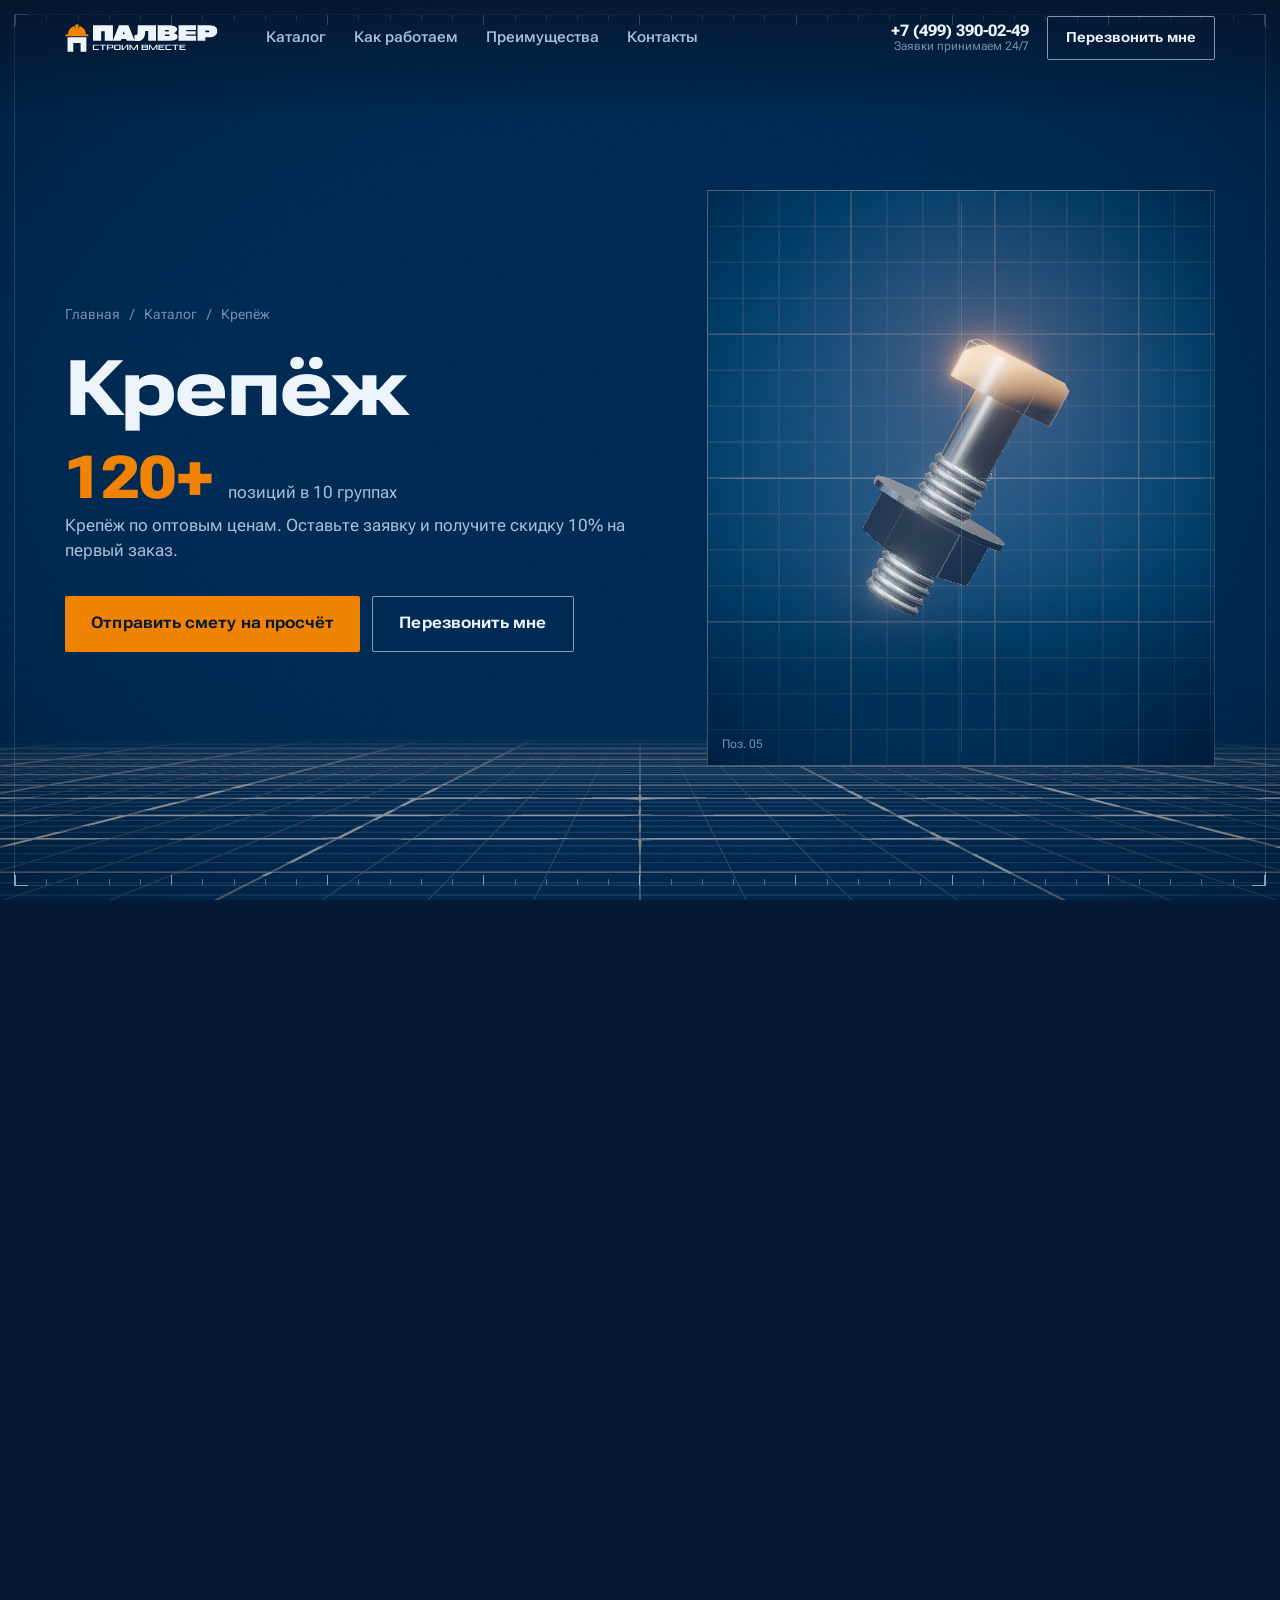
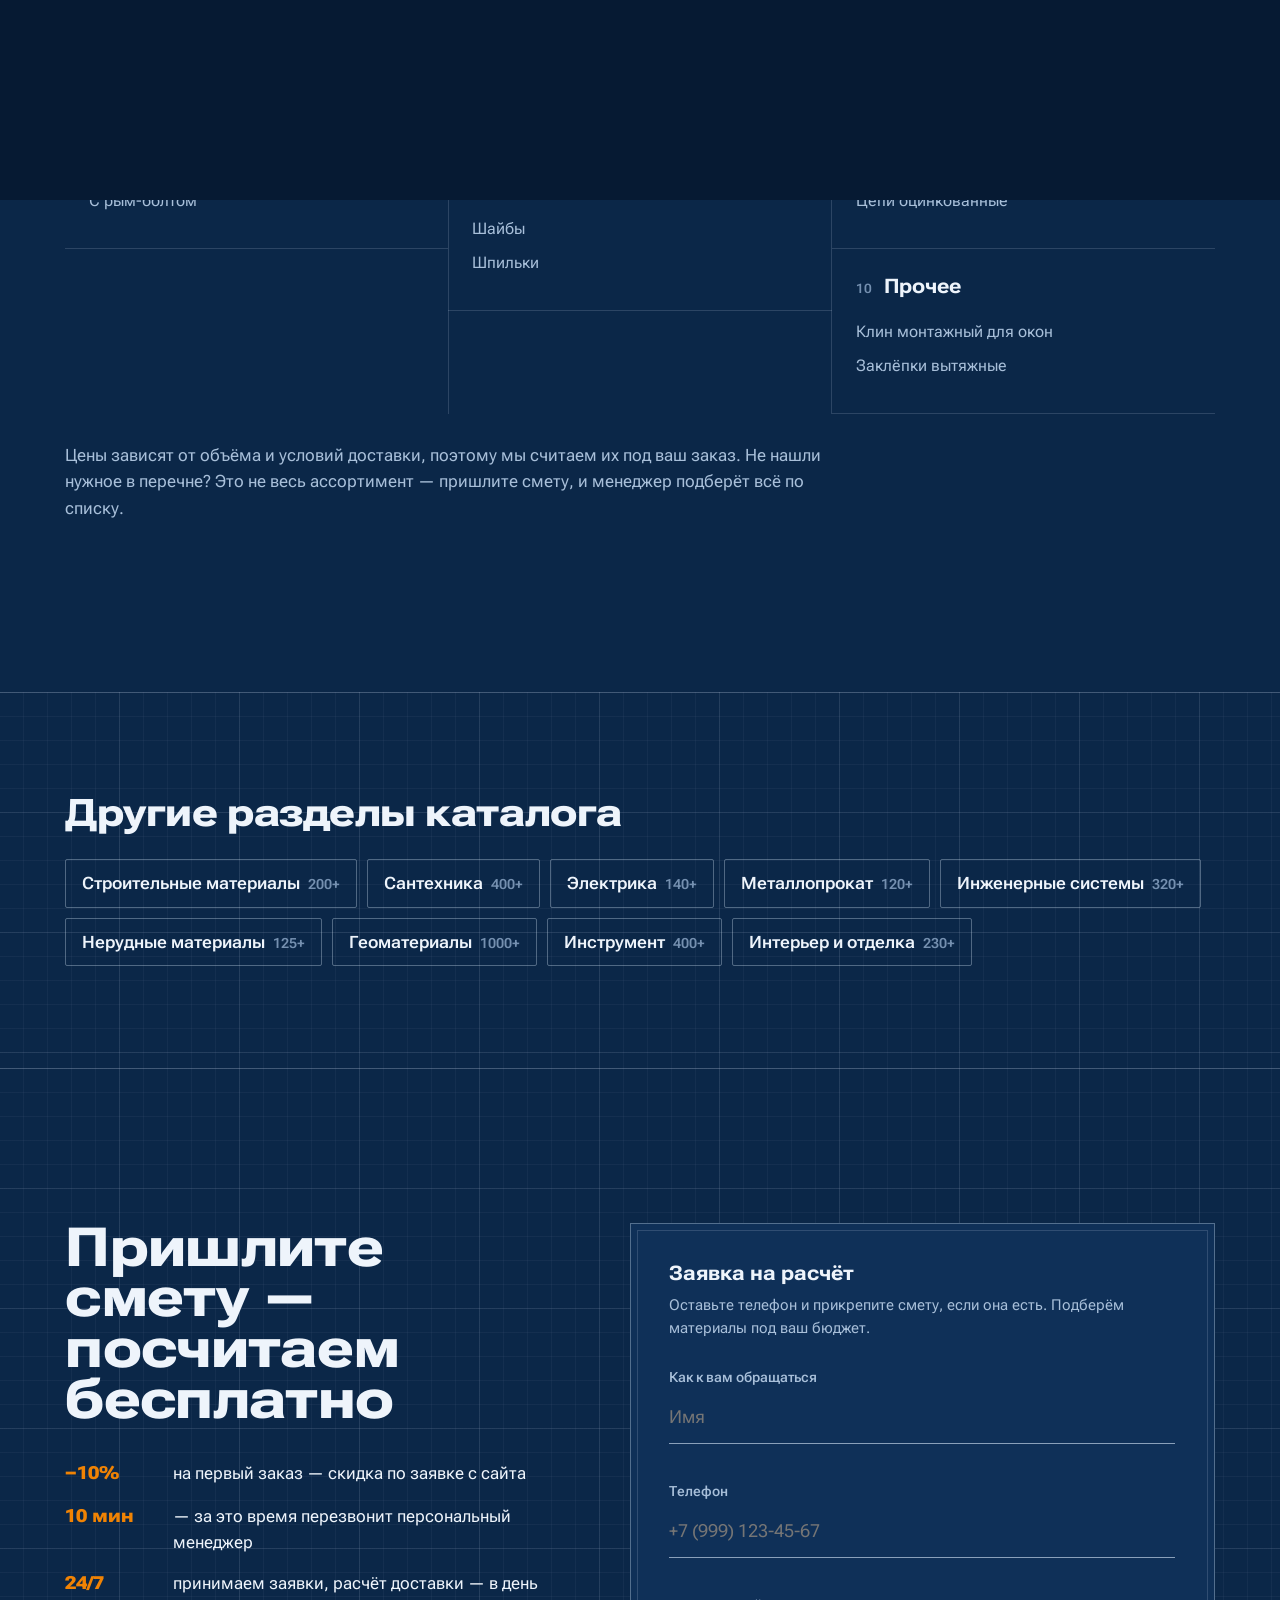
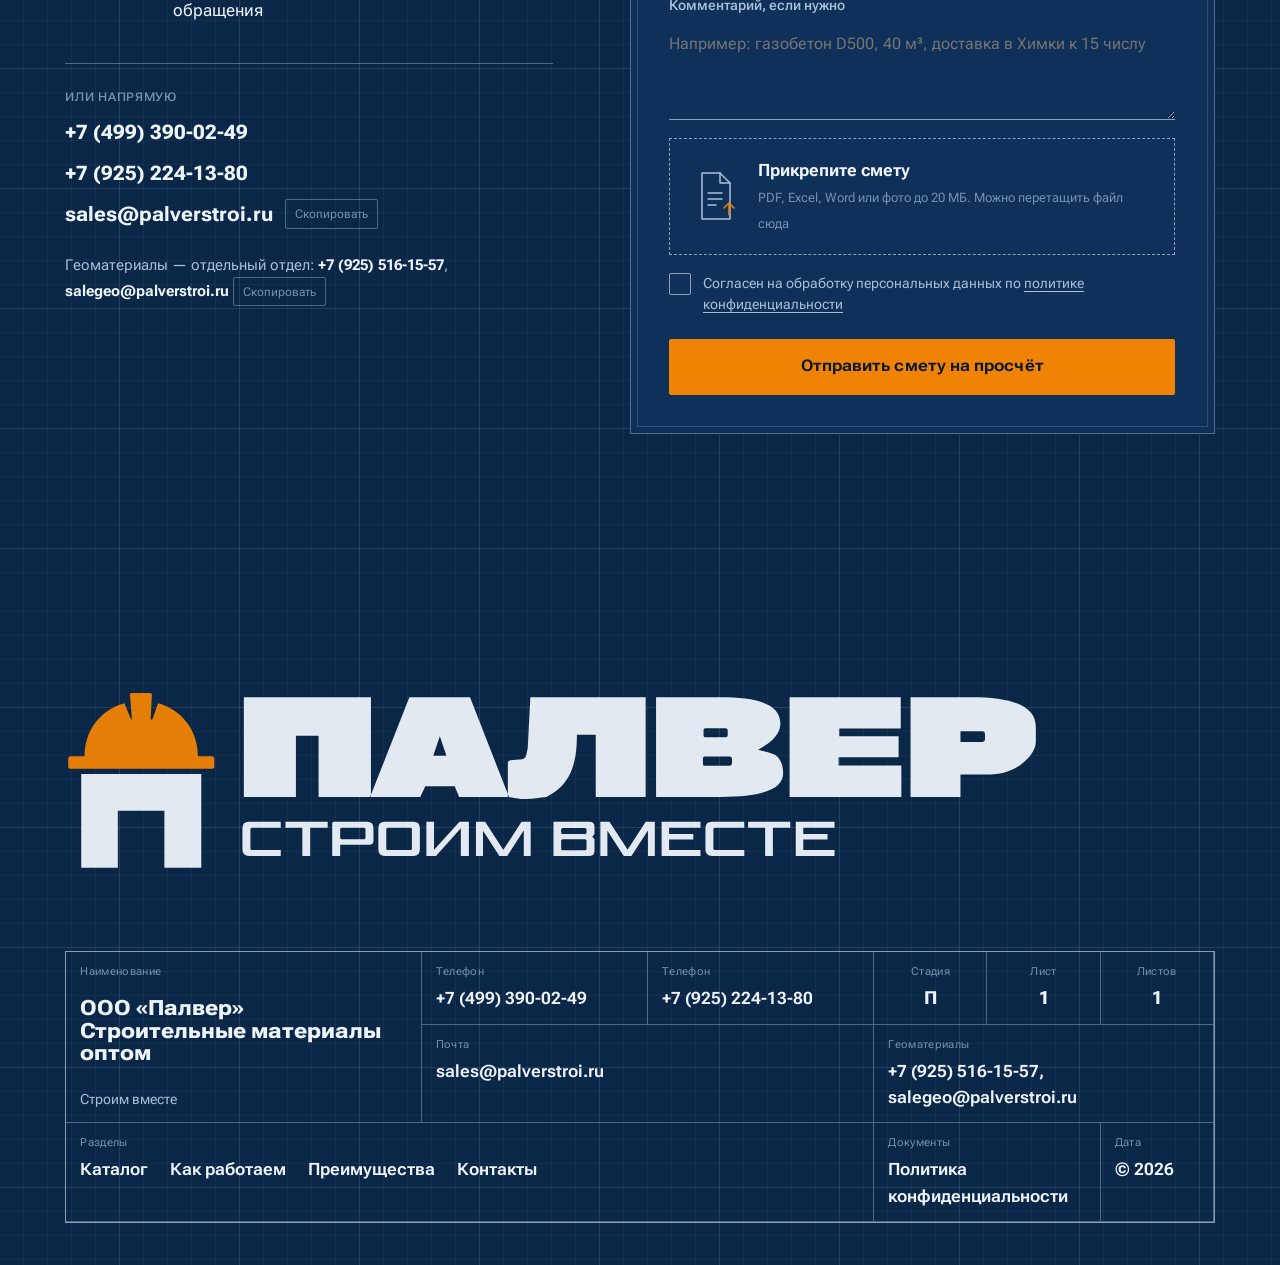
<file: krepez/index.html>
<!doctype html>
<html lang="ru">
<head>
<meta charset="utf-8" />
<meta name="viewport" content="width=device-width, initial-scale=1, viewport-fit=cover" />
<title>Крепёж оптом с доставкой по Москве — Палвер</title>
<meta name="description" content="Крепёж по оптовым ценам: Саморезы и шурупы, дюбели, анкеры, хомуты, ленты. 120+ позиций. Доставка по Москве и области, скидка 10% на первый заказ." />
<meta name="keywords" content="строительные материалы, оптом, доставка, нерудные материалы, отделочные материалы, инструмент, электроинструмент, Москва" />
<link rel="canonical" href="https://atsabitsoev.github.io/palver/krepez/" />
<meta name="theme-color" content="#0b2748" />
<link rel="icon" href="../favicon.svg" type="image/svg+xml" />
<link rel="icon" href="../favicon-32.png" sizes="32x32" type="image/png" />
<link rel="apple-touch-icon" href="../apple-touch-icon.png" />
<meta property="og:type" content="website" />
<meta property="og:locale" content="ru_RU" />
<meta property="og:site_name" content="Палвер" />
<meta property="og:title" content="Крепёж оптом с доставкой по Москве — Палвер" />
<meta property="og:description" content="Крепёж по оптовым ценам: Саморезы и шурупы, дюбели, анкеры, хомуты, ленты. 120+ позиций. Доставка по Москве и области, скидка 10% на первый заказ." />
<meta property="og:url" content="https://atsabitsoev.github.io/palver/krepez/" />
<meta property="og:image" content="https://atsabitsoev.github.io/palver/og.jpg" />
<meta property="og:image:width" content="1200" />
<meta property="og:image:height" content="630" />
<meta name="twitter:card" content="summary_large_image" />
  <script type="module" crossorigin src="../assets/index-D6CFK3vI.js"></script>
  <link rel="stylesheet" crossorigin href="../assets/index-Dw9G3nlu.css">
</head>
<body>
<div id="root"></div>
<noscript><div class="seo"><h1>Крепёж по оптовым ценам</h1><p>120+ позиций. Саморезы и шурупы, дюбели, анкеры, хомуты, ленты.</p><h2>Саморезы и шурупы</h2><ul><li>Кровельные</li><li>Универсальные с полукруглой головкой</li><li>В ленте</li><li>По металлу</li><li>По дереву</li><li>Универсальные</li><li>Сантехнические шурупы</li><li>Шурупы-крючки</li><li>Для сэндвич-панелей</li><li>Оконные</li><li>ГД / ГМ</li></ul><h2>Анкеры</h2><ul><li>Универсальные</li><li>Химические</li><li>Клиновые</li><li>Забивные</li><li>Распорные</li><li>Анкер-шурупы по бетону</li><li>Потолочные</li><li>Распорные со шпилькой</li><li>Для листовых материалов</li><li>Анкерные болты</li><li>С рым-болтом</li></ul><h2>Дюбели и дюбель-гвозди</h2><ul><li>Дюбели</li><li>Дюбель-гвоздь для изоляции</li><li>Универсальные</li><li>Рамные</li><li>Для пороховых монтажных пистолетов</li></ul><h2>Гвозди</h2><ul><li>Финишные</li><li>Строительные</li><li>Оцинкованные</li><li>Винтовые</li><li>Толевые</li><li>Шиферные</li><li>Финишные латунированные</li><li>Финишные под бронзу</li><li>Финишные омеднённые</li><li>Монтажные для газового пистолета</li><li>Скобы строительные кованые</li></ul><h2>Метрический крепёж</h2><ul><li>Болты</li><li>Винты</li><li>Гайки</li><li>Шайбы</li><li>Шпильки</li></ul><h2>Хомуты, скобы, ленты монтажные</h2><ul><li>Ленты монтажные</li><li>Кляймеры для вагонки</li><li>Специальный крепёж</li><li>Хомуты червячные</li></ul><h2>Перфорированный крепёж</h2><ul><li>Уголки крепёжные</li><li>Пластины крепёжные</li></ul><h2>Тарельчатый дюбель для теплоизоляции</h2><ul><li>С гвоздём</li><li>Без гвоздя</li></ul><h2>Такелажный крепёж</h2><ul><li>Тросы стальные</li><li>Соединители цепей</li><li>Скобы такелажные</li><li>Зажимы для канатов</li><li>Рым-болты</li><li>Зажимы для троса</li><li>Цепи оцинкованные</li></ul><h2>Прочее</h2><ul><li>Клин монтажный для окон</li><li>Заклёпки вытяжные</li></ul><h2>Контакты</h2><p>Телефоны: +7 (499) 390-02-49, +7 (925) 224-13-80. Почта: sales@palverstroi.ru. Геоматериалы: +7 (925) 516-15-57, salegeo@palverstroi.ru.</p></div></noscript>
</body>
</html>
</file>
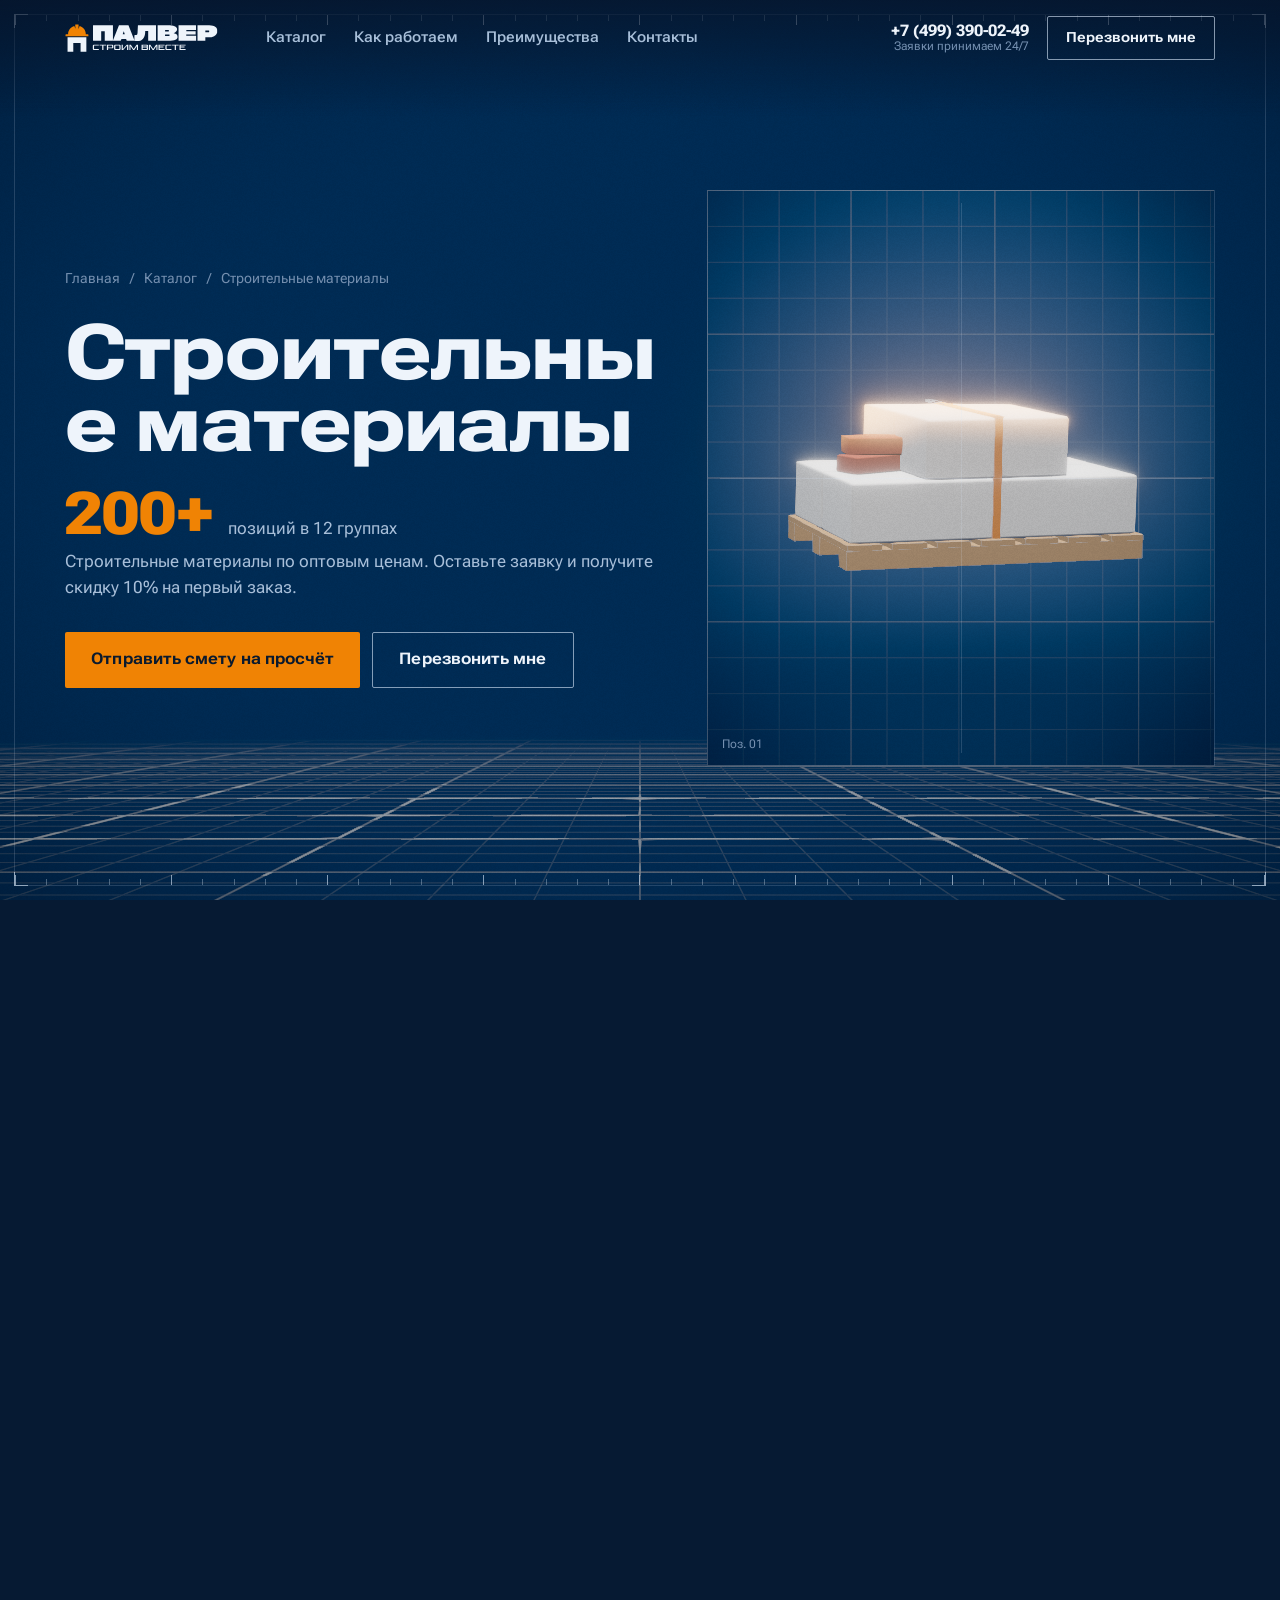
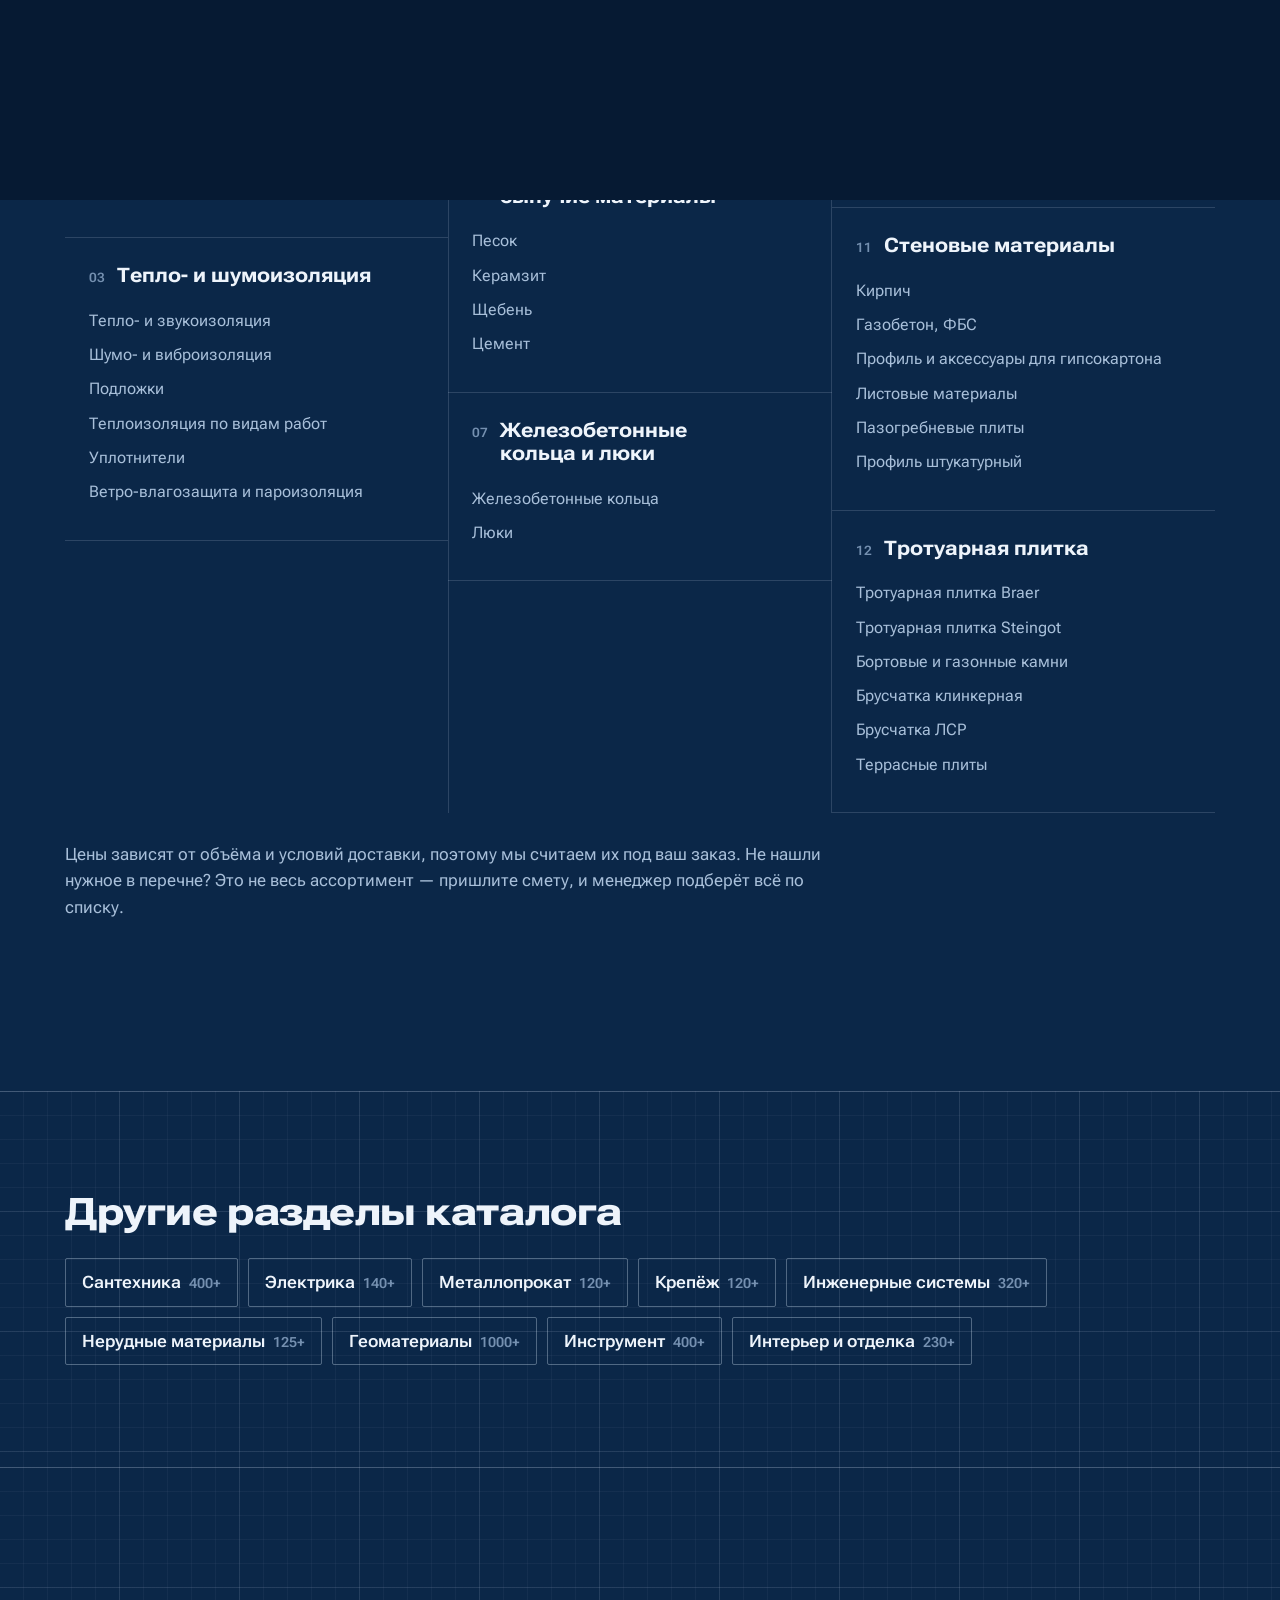
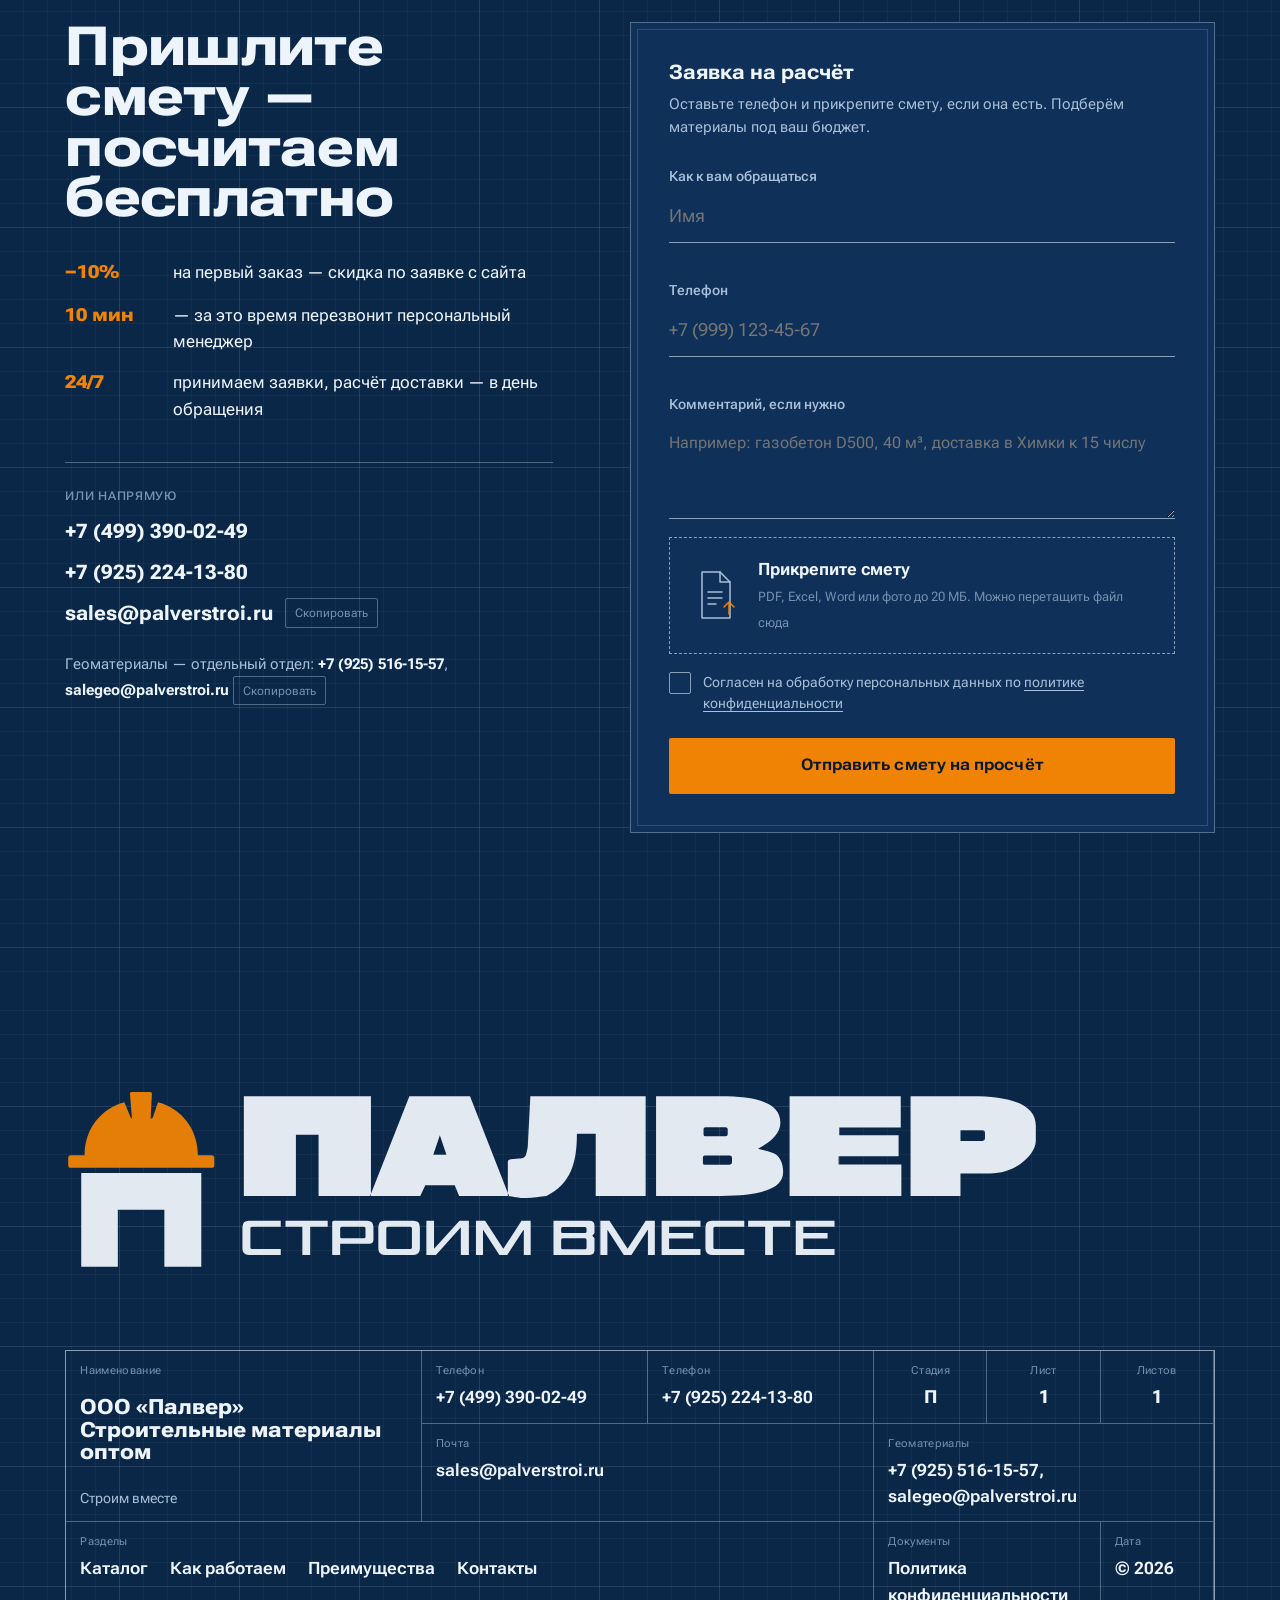
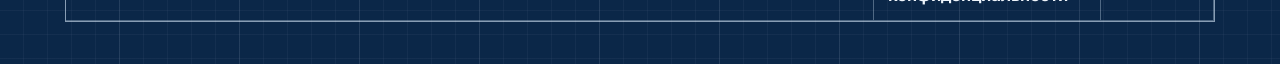
<file: materials/index.html>
<!doctype html>
<html lang="ru">
<head>
<meta charset="utf-8" />
<meta name="viewport" content="width=device-width, initial-scale=1, viewport-fit=cover" />
<title>Строительные материалы оптом с доставкой по Москве — Палвер</title>
<meta name="description" content="Строительные материалы по оптовым ценам: Кирпич более 200 видов, газоблок, ЖБИ, бордюрный камень, тротуарная плитка. 200+ позиций. Доставка по Москве и области, скидка 10% на первый заказ." />
<meta name="keywords" content="строительные материалы, оптом, доставка, нерудные материалы, отделочные материалы, инструмент, электроинструмент, Москва" />
<link rel="canonical" href="https://atsabitsoev.github.io/palver/materials/" />
<meta name="theme-color" content="#0b2748" />
<link rel="icon" href="../favicon.svg" type="image/svg+xml" />
<link rel="icon" href="../favicon-32.png" sizes="32x32" type="image/png" />
<link rel="apple-touch-icon" href="../apple-touch-icon.png" />
<meta property="og:type" content="website" />
<meta property="og:locale" content="ru_RU" />
<meta property="og:site_name" content="Палвер" />
<meta property="og:title" content="Строительные материалы оптом с доставкой по Москве — Палвер" />
<meta property="og:description" content="Строительные материалы по оптовым ценам: Кирпич более 200 видов, газоблок, ЖБИ, бордюрный камень, тротуарная плитка. 200+ позиций. Доставка по Москве и области, скидка 10% на первый заказ." />
<meta property="og:url" content="https://atsabitsoev.github.io/palver/materials/" />
<meta property="og:image" content="https://atsabitsoev.github.io/palver/og.jpg" />
<meta property="og:image:width" content="1200" />
<meta property="og:image:height" content="630" />
<meta name="twitter:card" content="summary_large_image" />
  <script type="module" crossorigin src="../assets/index-D6CFK3vI.js"></script>
  <link rel="stylesheet" crossorigin href="../assets/index-Dw9G3nlu.css">
</head>
<body>
<div id="root"></div>
<noscript><div class="seo"><h1>Строительные материалы по оптовым ценам</h1><p>200+ позиций. Кирпич более 200 видов, газоблок, ЖБИ, бордюрный камень, тротуарная плитка.</p><h2>Строительные смеси</h2><ul><li>Цементно-песчаные смеси</li><li>Ровнители для пола</li><li>Штукатурки</li><li>Шпаклёвки</li><li>Затирки для плитки</li><li>Клей для плитки</li><li>Кладочные и монтажные смеси</li><li>Смеси для фасадов</li><li>Добавки в растворы</li></ul><h2>Кровля, водосточные системы</h2><ul><li>Профнастил и комплектующие</li><li>Кровельная гидроизоляция</li><li>Шифер</li><li>Поликарбонат</li><li>Рубероид</li><li>Листы оцинкованные</li><li>Металлочерепица</li><li>Водосточные системы</li><li>Наплавляемая кровля</li><li>Герметики кровельные</li><li>Гибкая черепица</li><li>Снегозадержатели</li></ul><h2>Тепло- и шумоизоляция</h2><ul><li>Тепло- и звукоизоляция</li><li>Шумо- и виброизоляция</li><li>Подложки</li><li>Теплоизоляция по видам работ</li><li>Уплотнители</li><li>Ветро-влагозащита и пароизоляция</li></ul><h2>Расходные материалы</h2><ul><li>Мешки для мусора</li><li>Плёнки полиэтиленовые</li><li>Коробки</li><li>Пакеты</li><li>Сумки</li><li>Сетки защитные</li><li>Стретч-плёнка</li><li>Скотчи</li><li>Ленты</li><li>Тенты</li><li>Плёнки</li><li>Строительные ёмкости</li></ul><h2>Древесно-плитные материалы</h2><ul><li>Плиты OSB-3 (ОСП-3)</li><li>Фанера</li><li>ДВП</li><li>ДСП</li><li>МДВП</li><li>Цементно-стружечные плиты</li></ul><h2>Цемент и сыпучие материалы</h2><ul><li>Песок</li><li>Керамзит</li><li>Щебень</li><li>Цемент</li></ul><h2>Железобетонные кольца и люки</h2><ul><li>Железобетонные кольца</li><li>Люки</li></ul><h2>Гидроизоляция</h2><ul><li>Цементная</li><li>Полимерная</li><li>Битумная</li><li>Рулонная</li><li>Гидропломбы</li></ul><h2>Пиломатериалы</h2><ul><li>Брус</li><li>Брусок</li><li>Рейка</li></ul><h2>Металлопрокат</h2><ul><li>Арматура и комплектующие</li><li>Сетки армирующие</li><li>Уголок стальной</li><li>Трубы ВГП и электросварные</li><li>Профильные трубы</li><li>Полоса стальная</li><li>Швеллер стальной</li><li>Лист стальной</li><li>Алюминиевые листы</li><li>Алюминиевый профиль</li></ul><h2>Стеновые материалы</h2><ul><li>Кирпич</li><li>Газобетон, ФБС</li><li>Профиль и аксессуары для гипсокартона</li><li>Листовые материалы</li><li>Пазогребневые плиты</li><li>Профиль штукатурный</li></ul><h2>Тротуарная плитка</h2><ul><li>Тротуарная плитка Braer</li><li>Тротуарная плитка Steingot</li><li>Бортовые и газонные камни</li><li>Брусчатка клинкерная</li><li>Брусчатка ЛСР</li><li>Террасные плиты</li></ul><h2>Контакты</h2><p>Телефоны: +7 (499) 390-02-49, +7 (925) 224-13-80. Почта: sales@palverstroi.ru. Геоматериалы: +7 (925) 516-15-57, salegeo@palverstroi.ru.</p></div></noscript>
</body>
</html>
</file>
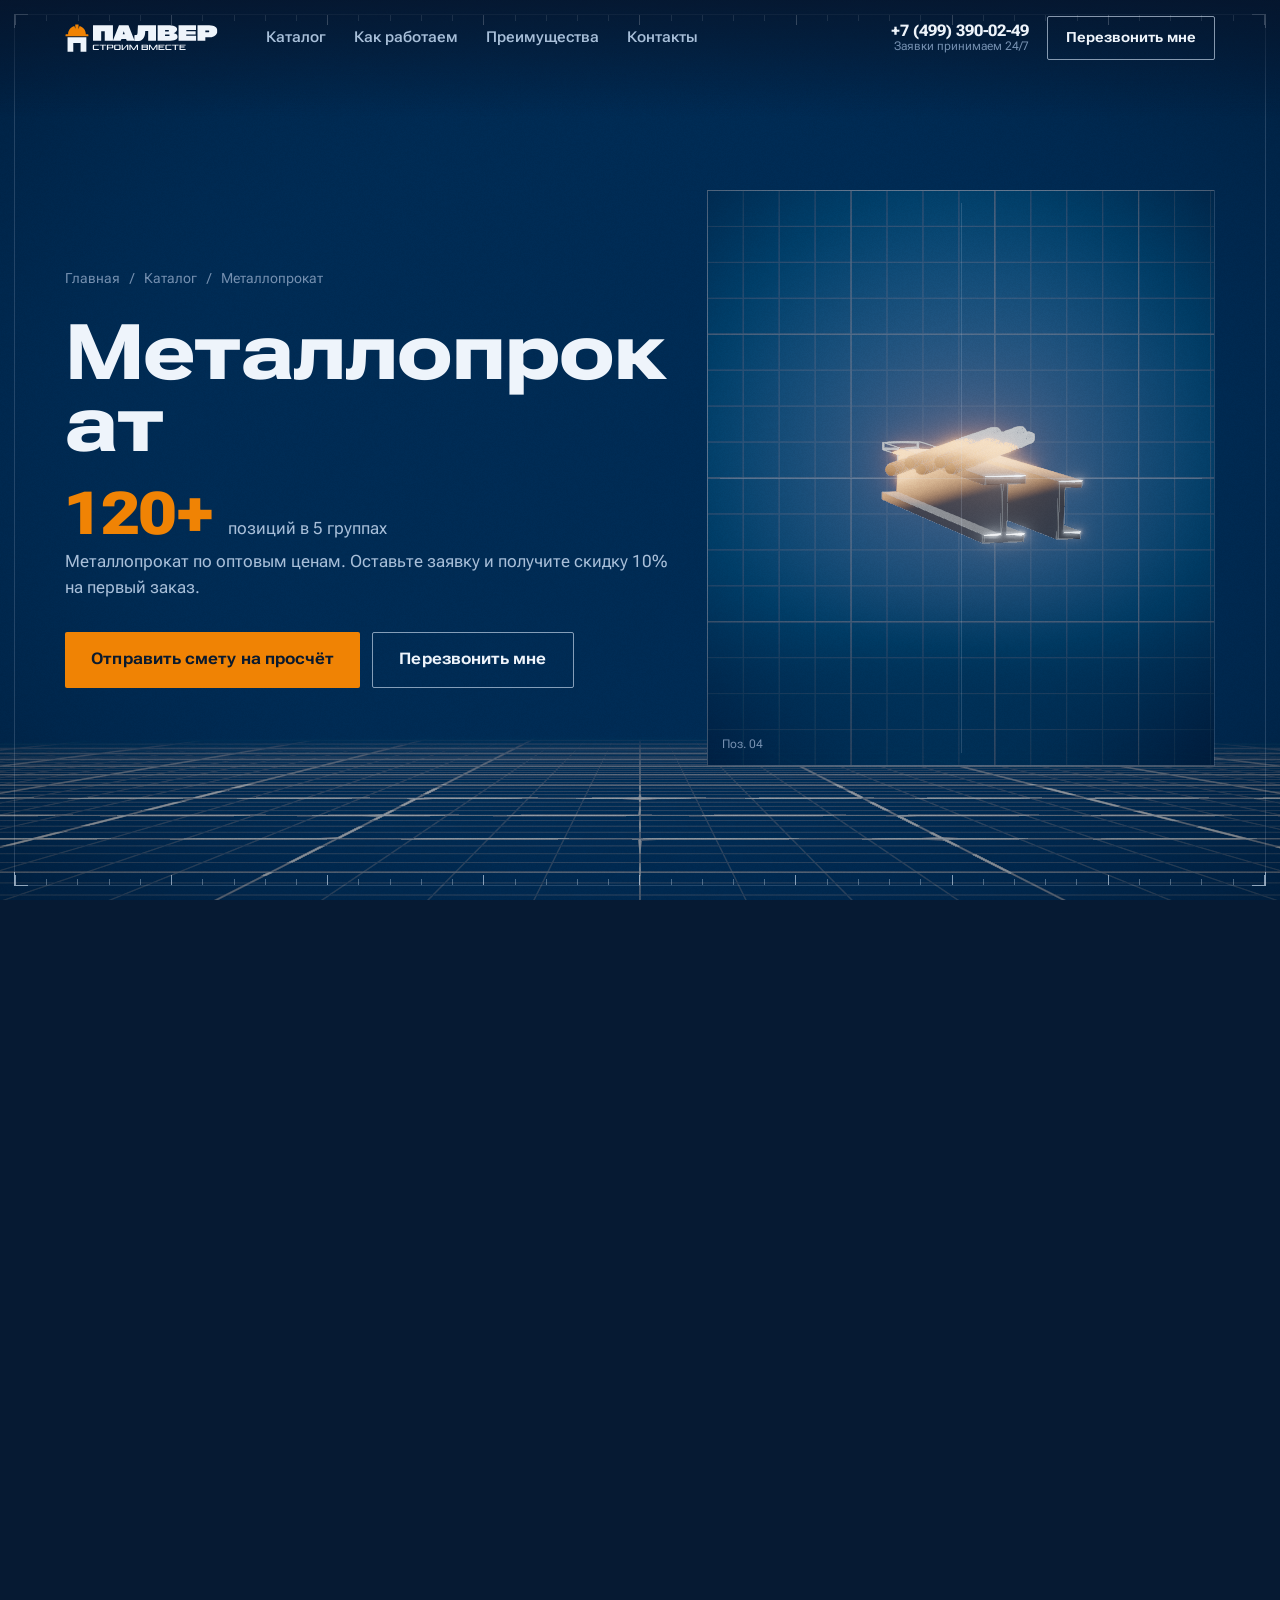
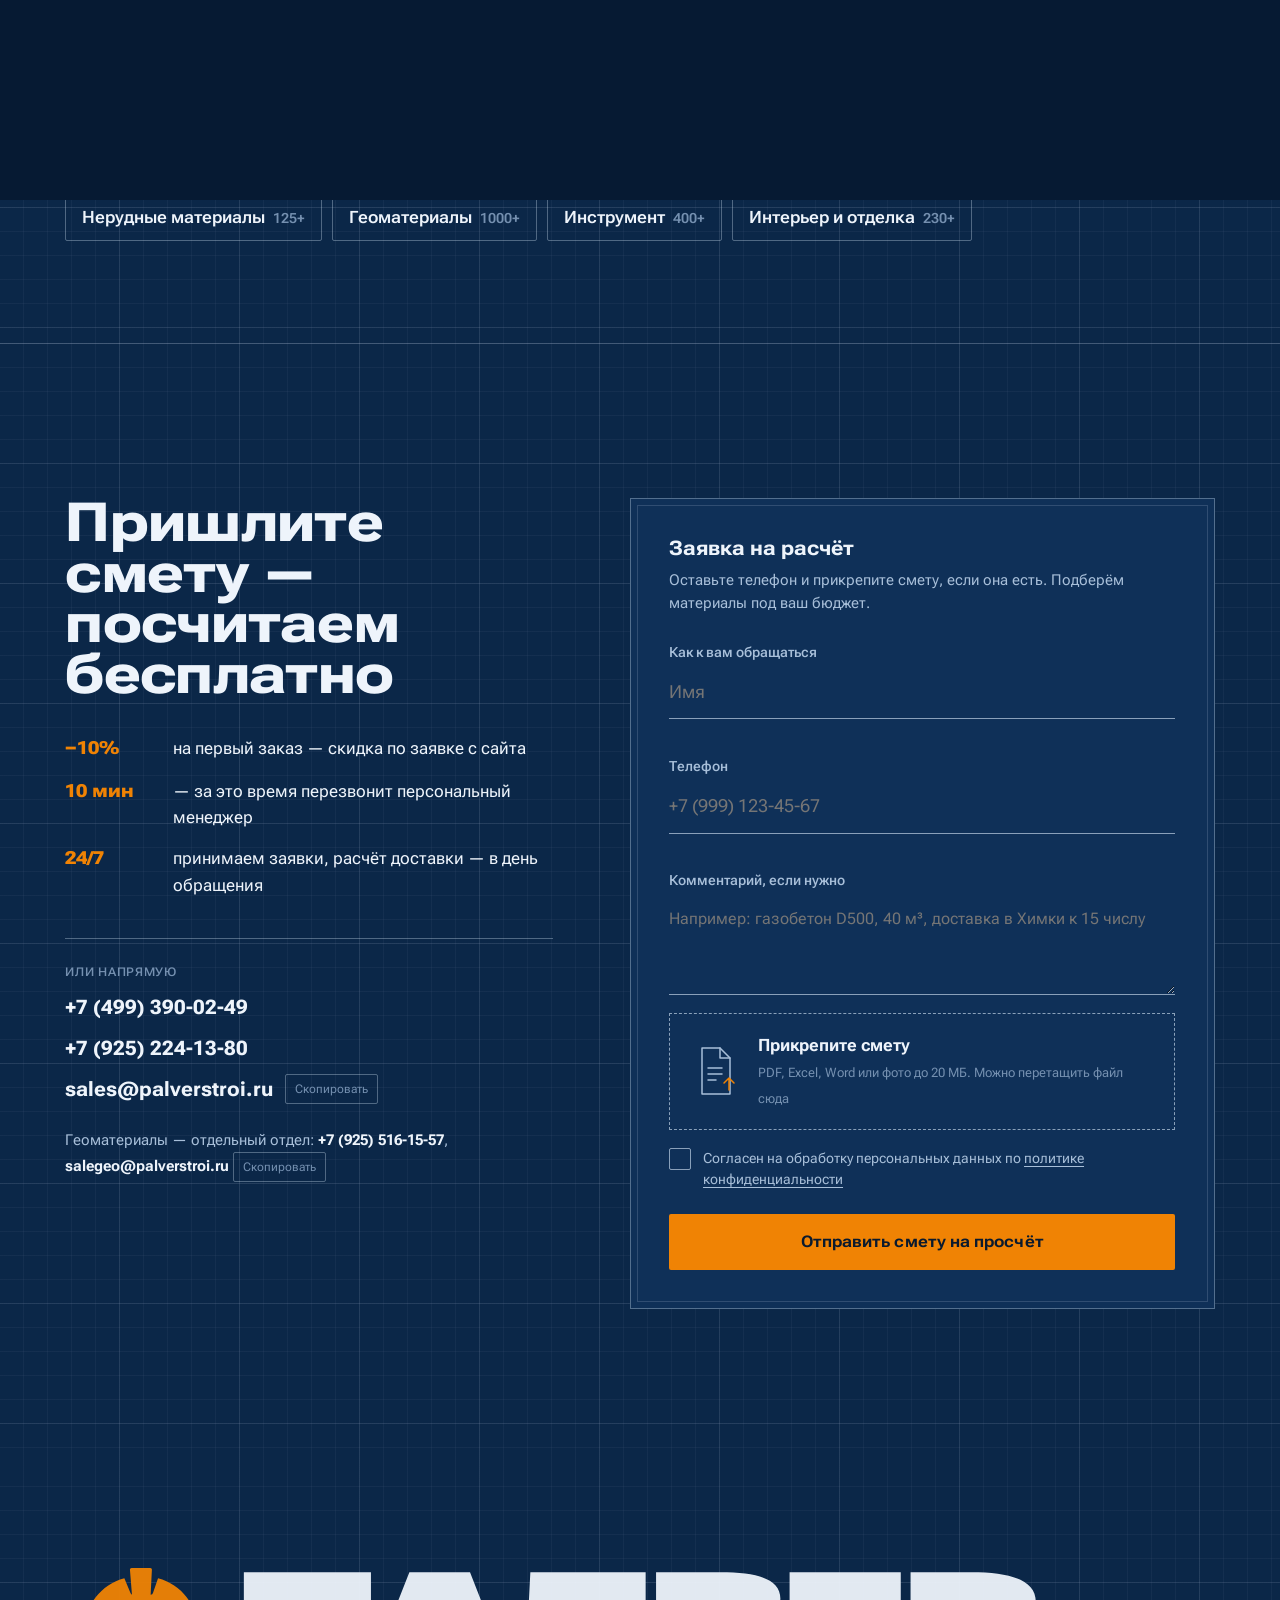
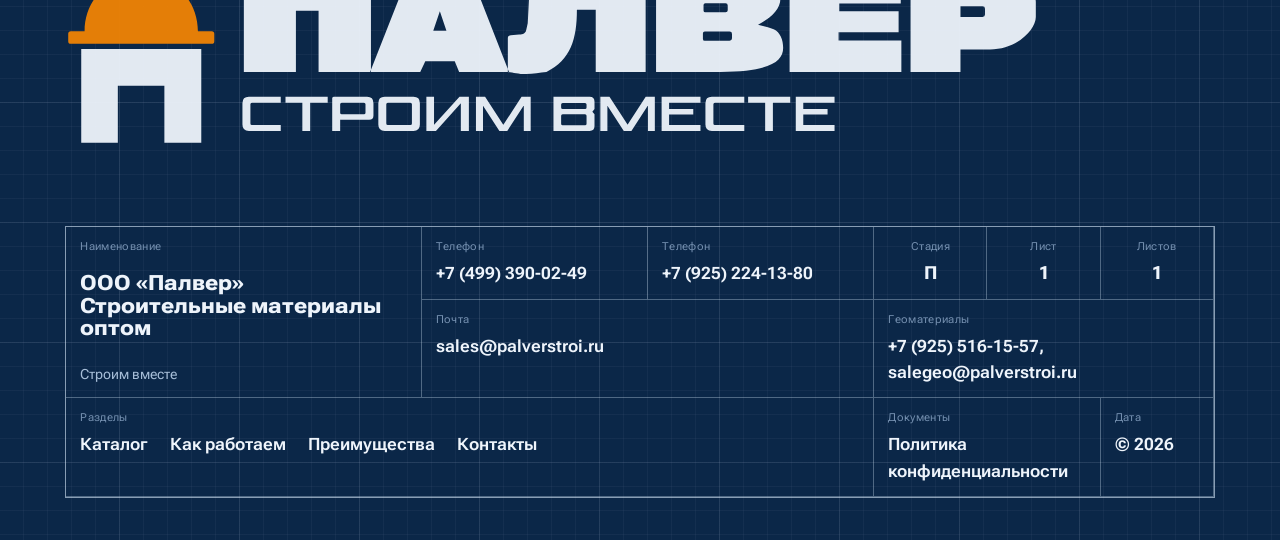
<file: metall/index.html>
<!doctype html>
<html lang="ru">
<head>
<meta charset="utf-8" />
<meta name="viewport" content="width=device-width, initial-scale=1, viewport-fit=cover" />
<title>Металлопрокат оптом с доставкой по Москве — Палвер</title>
<meta name="description" content="Металлопрокат по оптовым ценам: Арматура, сетки, трубы, швеллер, листы. 120+ позиций. Доставка по Москве и области, скидка 10% на первый заказ." />
<meta name="keywords" content="строительные материалы, оптом, доставка, нерудные материалы, отделочные материалы, инструмент, электроинструмент, Москва" />
<link rel="canonical" href="https://atsabitsoev.github.io/palver/metall/" />
<meta name="theme-color" content="#0b2748" />
<link rel="icon" href="../favicon.svg" type="image/svg+xml" />
<link rel="icon" href="../favicon-32.png" sizes="32x32" type="image/png" />
<link rel="apple-touch-icon" href="../apple-touch-icon.png" />
<meta property="og:type" content="website" />
<meta property="og:locale" content="ru_RU" />
<meta property="og:site_name" content="Палвер" />
<meta property="og:title" content="Металлопрокат оптом с доставкой по Москве — Палвер" />
<meta property="og:description" content="Металлопрокат по оптовым ценам: Арматура, сетки, трубы, швеллер, листы. 120+ позиций. Доставка по Москве и области, скидка 10% на первый заказ." />
<meta property="og:url" content="https://atsabitsoev.github.io/palver/metall/" />
<meta property="og:image" content="https://atsabitsoev.github.io/palver/og.jpg" />
<meta property="og:image:width" content="1200" />
<meta property="og:image:height" content="630" />
<meta name="twitter:card" content="summary_large_image" />
  <script type="module" crossorigin src="../assets/index-D6CFK3vI.js"></script>
  <link rel="stylesheet" crossorigin href="../assets/index-Dw9G3nlu.css">
</head>
<body>
<div id="root"></div>
<noscript><div class="seo"><h1>Металлопрокат по оптовым ценам</h1><p>120+ позиций. Арматура, сетки, трубы, швеллер, листы.</p><h2>Арматура и сетки</h2><ul><li>Арматура и комплектующие</li><li>Сетки армирующие</li></ul><h2>Сортовой и фасонный прокат</h2><ul><li>Уголок стальной</li><li>Швеллер стальной</li><li>Полоса стальная</li></ul><h2>Трубы</h2><ul><li>Трубы ВГП и электросварные</li><li>Профильные трубы</li></ul><h2>Листовой прокат</h2><ul><li>Лист стальной</li><li>Алюминиевые листы</li></ul><h2>Алюминий</h2><ul><li>Алюминиевый профиль</li></ul><h2>Контакты</h2><p>Телефоны: +7 (499) 390-02-49, +7 (925) 224-13-80. Почта: sales@palverstroi.ru. Геоматериалы: +7 (925) 516-15-57, salegeo@palverstroi.ru.</p></div></noscript>
</body>
</html>
</file>
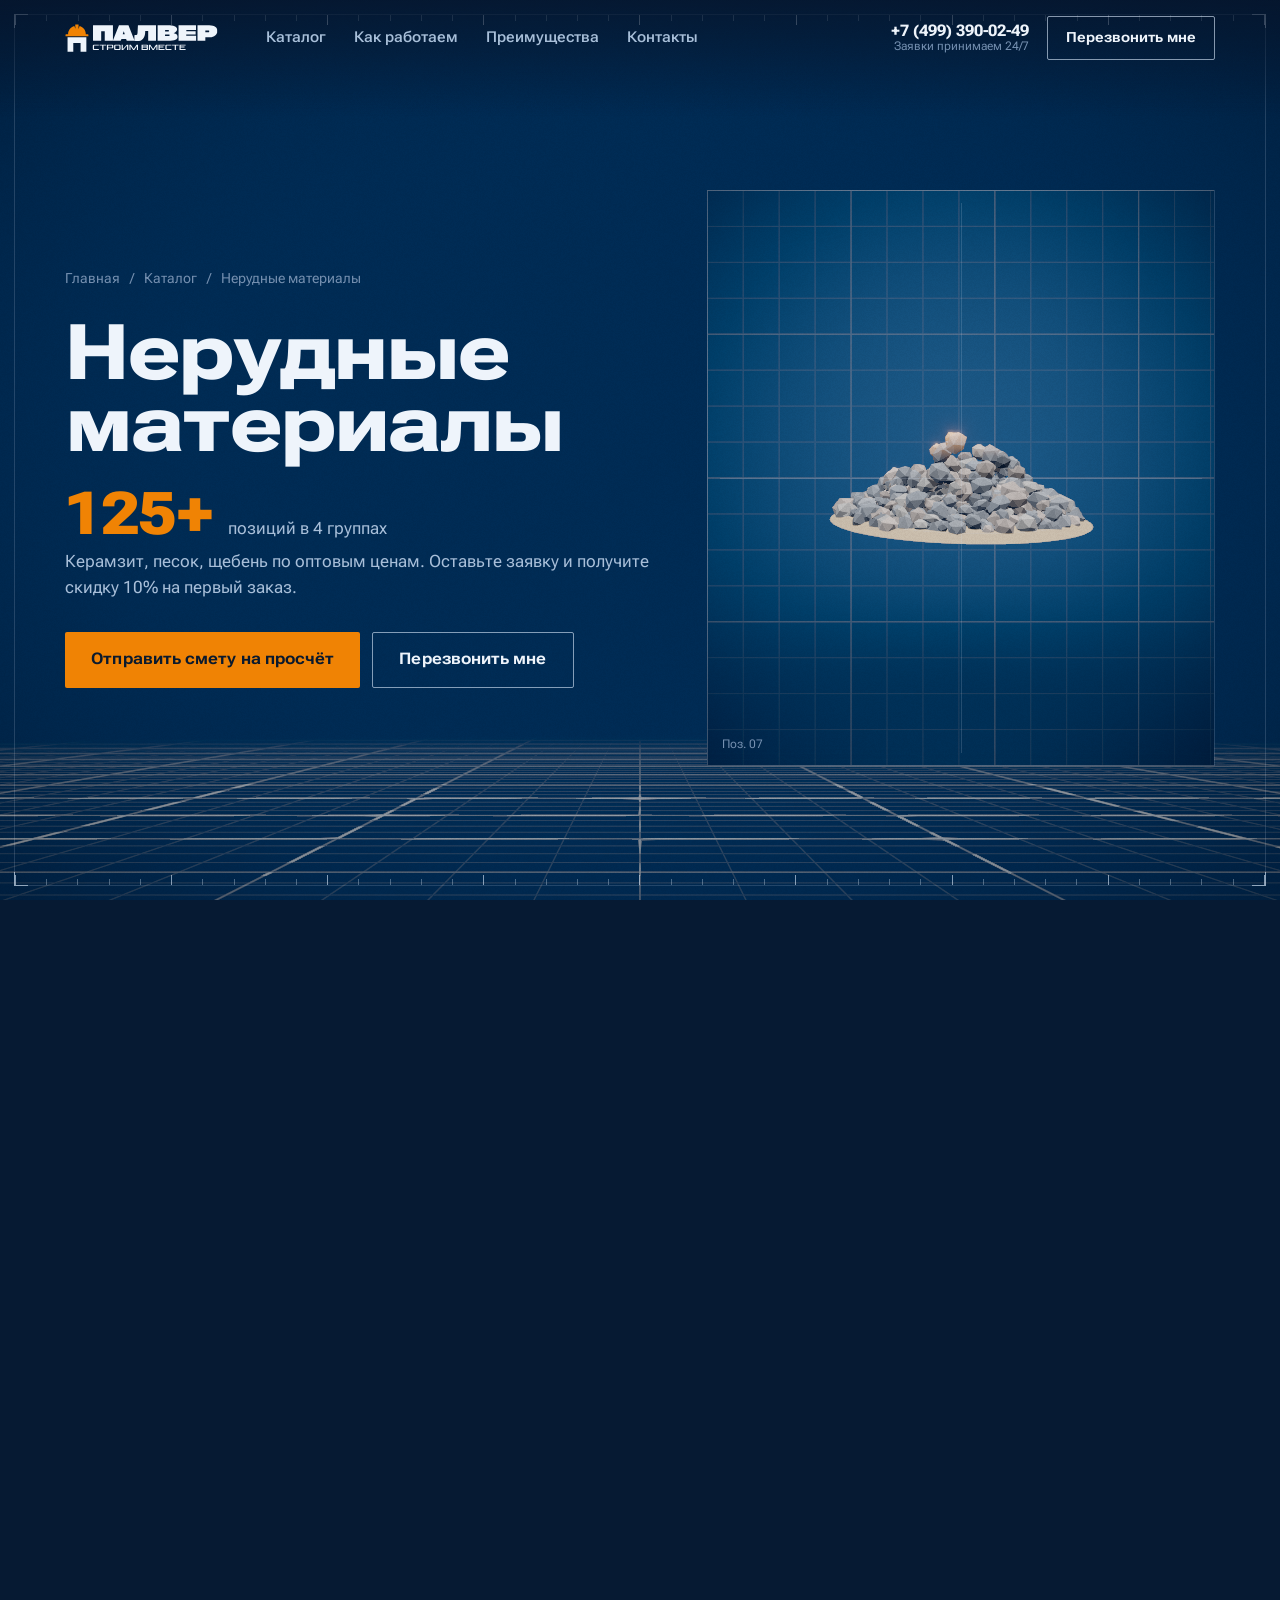
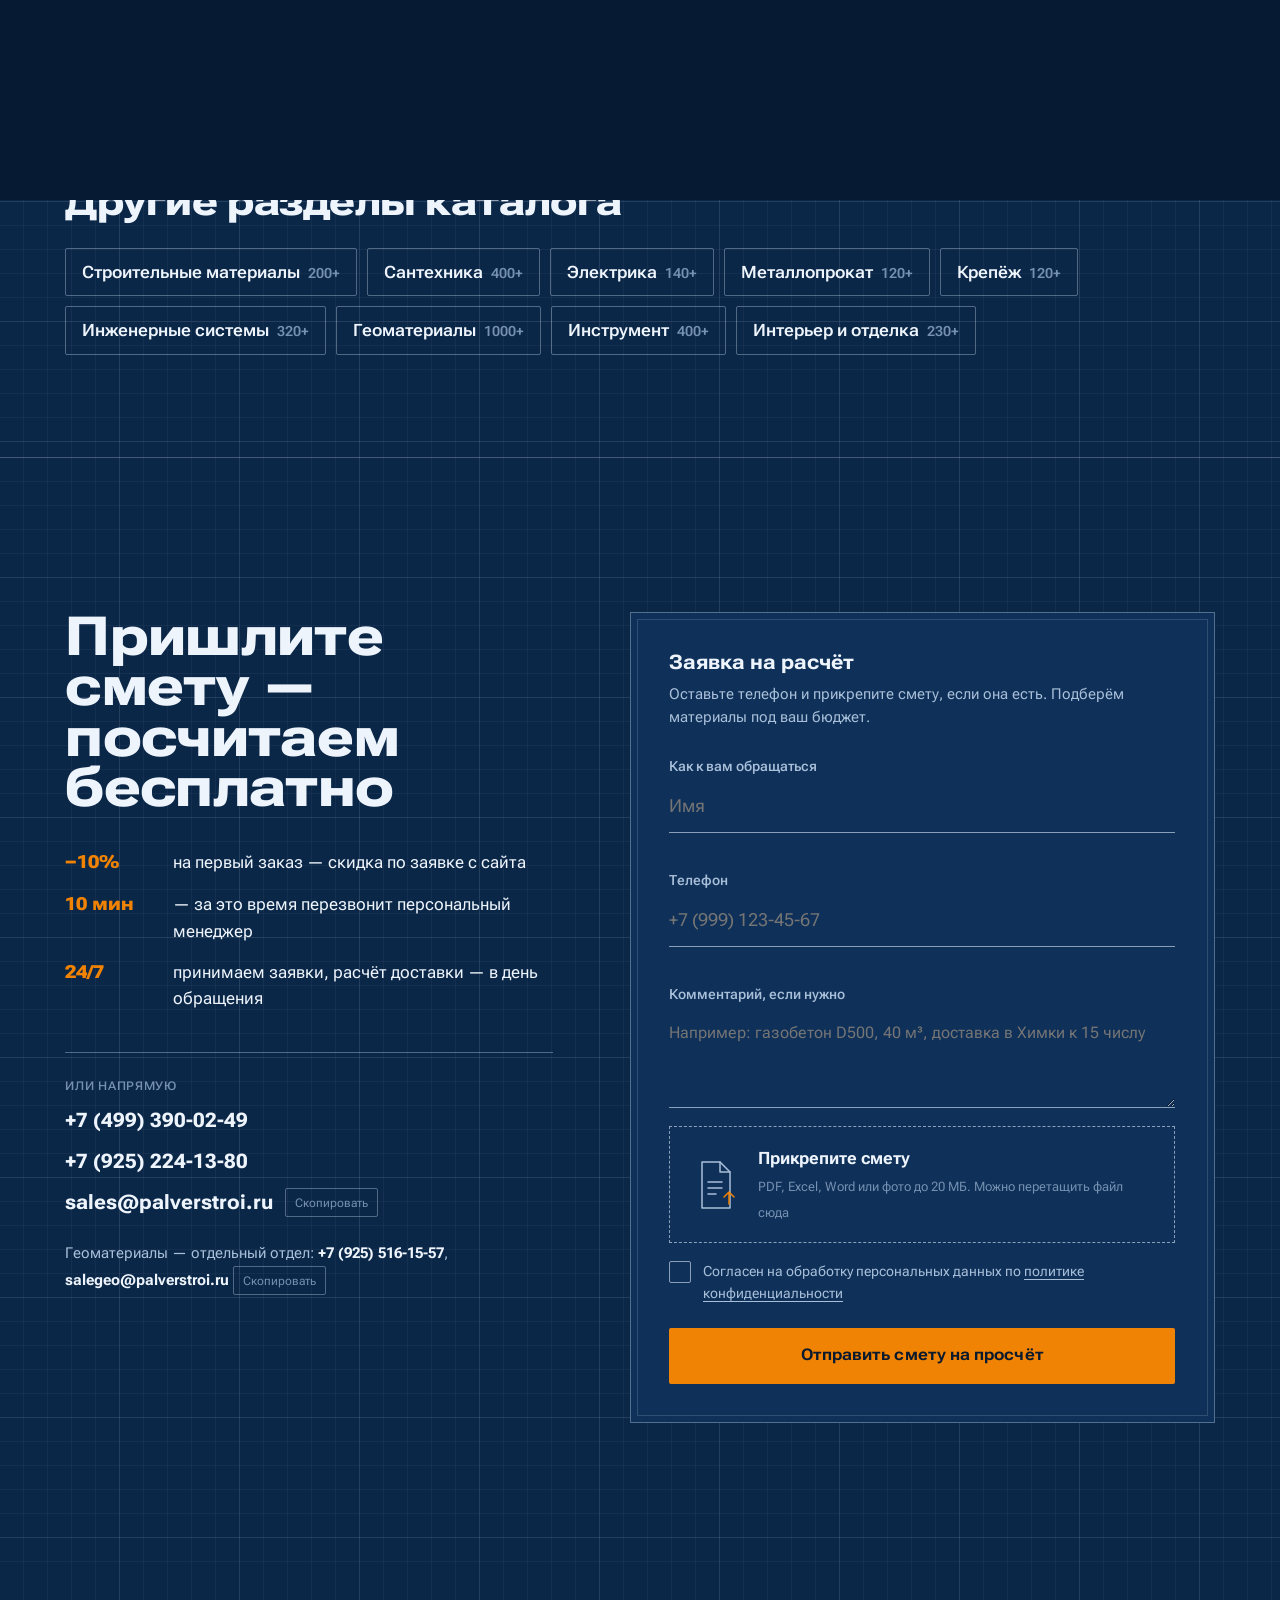
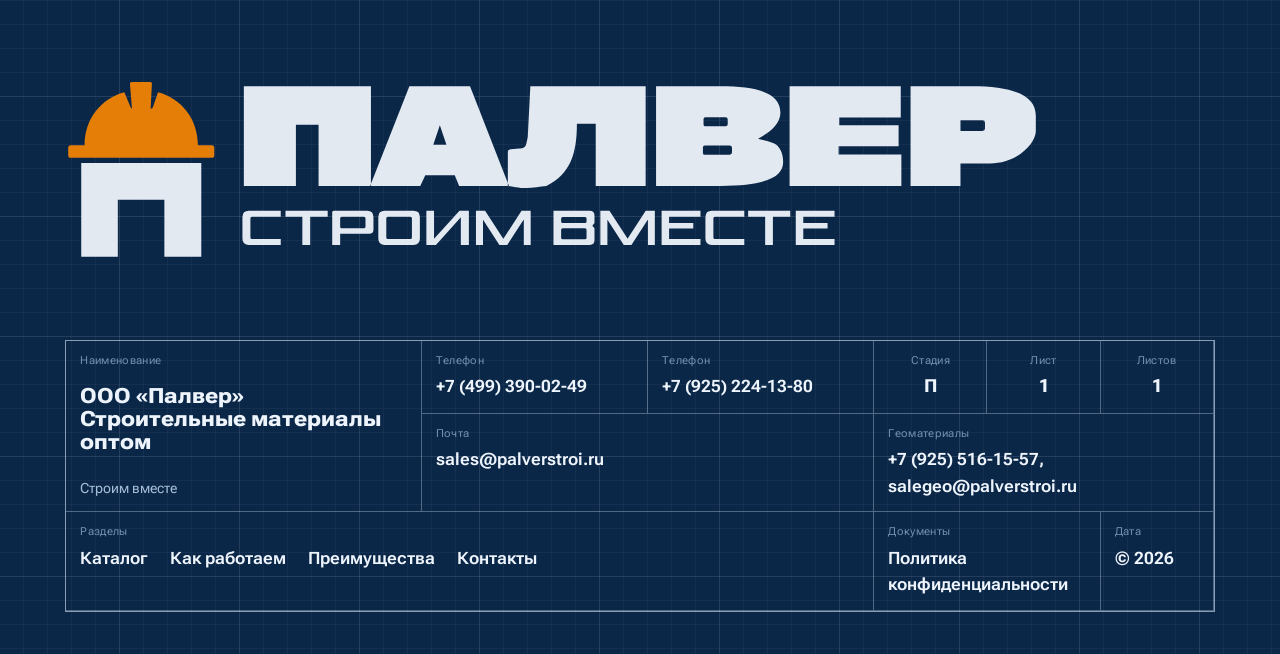
<file: pesok/index.html>
<!doctype html>
<html lang="ru">
<head>
<meta charset="utf-8" />
<meta name="viewport" content="width=device-width, initial-scale=1, viewport-fit=cover" />
<title>Нерудные материалы оптом с доставкой по Москве — Палвер</title>
<meta name="description" content="Керамзит, песок, щебень по оптовым ценам: Керамзит, песок, щебень, пескогрунт. 125+ позиций. Доставка по Москве и области, скидка 10% на первый заказ." />
<meta name="keywords" content="строительные материалы, оптом, доставка, нерудные материалы, отделочные материалы, инструмент, электроинструмент, Москва" />
<link rel="canonical" href="https://atsabitsoev.github.io/palver/pesok/" />
<meta name="theme-color" content="#0b2748" />
<link rel="icon" href="../favicon.svg" type="image/svg+xml" />
<link rel="icon" href="../favicon-32.png" sizes="32x32" type="image/png" />
<link rel="apple-touch-icon" href="../apple-touch-icon.png" />
<meta property="og:type" content="website" />
<meta property="og:locale" content="ru_RU" />
<meta property="og:site_name" content="Палвер" />
<meta property="og:title" content="Нерудные материалы оптом с доставкой по Москве — Палвер" />
<meta property="og:description" content="Керамзит, песок, щебень по оптовым ценам: Керамзит, песок, щебень, пескогрунт. 125+ позиций. Доставка по Москве и области, скидка 10% на первый заказ." />
<meta property="og:url" content="https://atsabitsoev.github.io/palver/pesok/" />
<meta property="og:image" content="https://atsabitsoev.github.io/palver/og.jpg" />
<meta property="og:image:width" content="1200" />
<meta property="og:image:height" content="630" />
<meta name="twitter:card" content="summary_large_image" />
  <script type="module" crossorigin src="../assets/index-D6CFK3vI.js"></script>
  <link rel="stylesheet" crossorigin href="../assets/index-Dw9G3nlu.css">
</head>
<body>
<div id="root"></div>
<noscript><div class="seo"><h1>Керамзит, песок, щебень по оптовым ценам</h1><p>125+ позиций. Керамзит, песок, щебень, пескогрунт.</p><h2>Песок</h2><ul><li>Карьерный</li><li>Мытый</li><li>Речной</li><li>Сеяный</li><li>В мешках</li><li>Для стяжки пола</li><li>Кварцевый</li><li>Пескоструйный</li></ul><h2>Щебень</h2><ul><li>Гранитный</li><li>Гравийный</li><li>Известняковый</li><li>Вторичный</li><li>Мраморная крошка</li><li>Бутовый камень</li><li>Гранитная крошка в мешках</li><li>Гранитный отсев</li></ul><h2>Керамзит</h2><ul><li>Фракция 0–5 мм</li><li>Фракция 5–10 мм</li><li>Фракция 10–20 мм</li><li>Фракция 20–40 мм</li><li>В мешках</li><li>В биг-бэгах</li></ul><h2>Пескогрунт</h2><ul><li>Россыпью</li><li>В мешках по 50 л</li><li>В МКР</li></ul><h2>Контакты</h2><p>Телефоны: +7 (499) 390-02-49, +7 (925) 224-13-80. Почта: sales@palverstroi.ru. Геоматериалы: +7 (925) 516-15-57, salegeo@palverstroi.ru.</p></div></noscript>
</body>
</html>
</file>
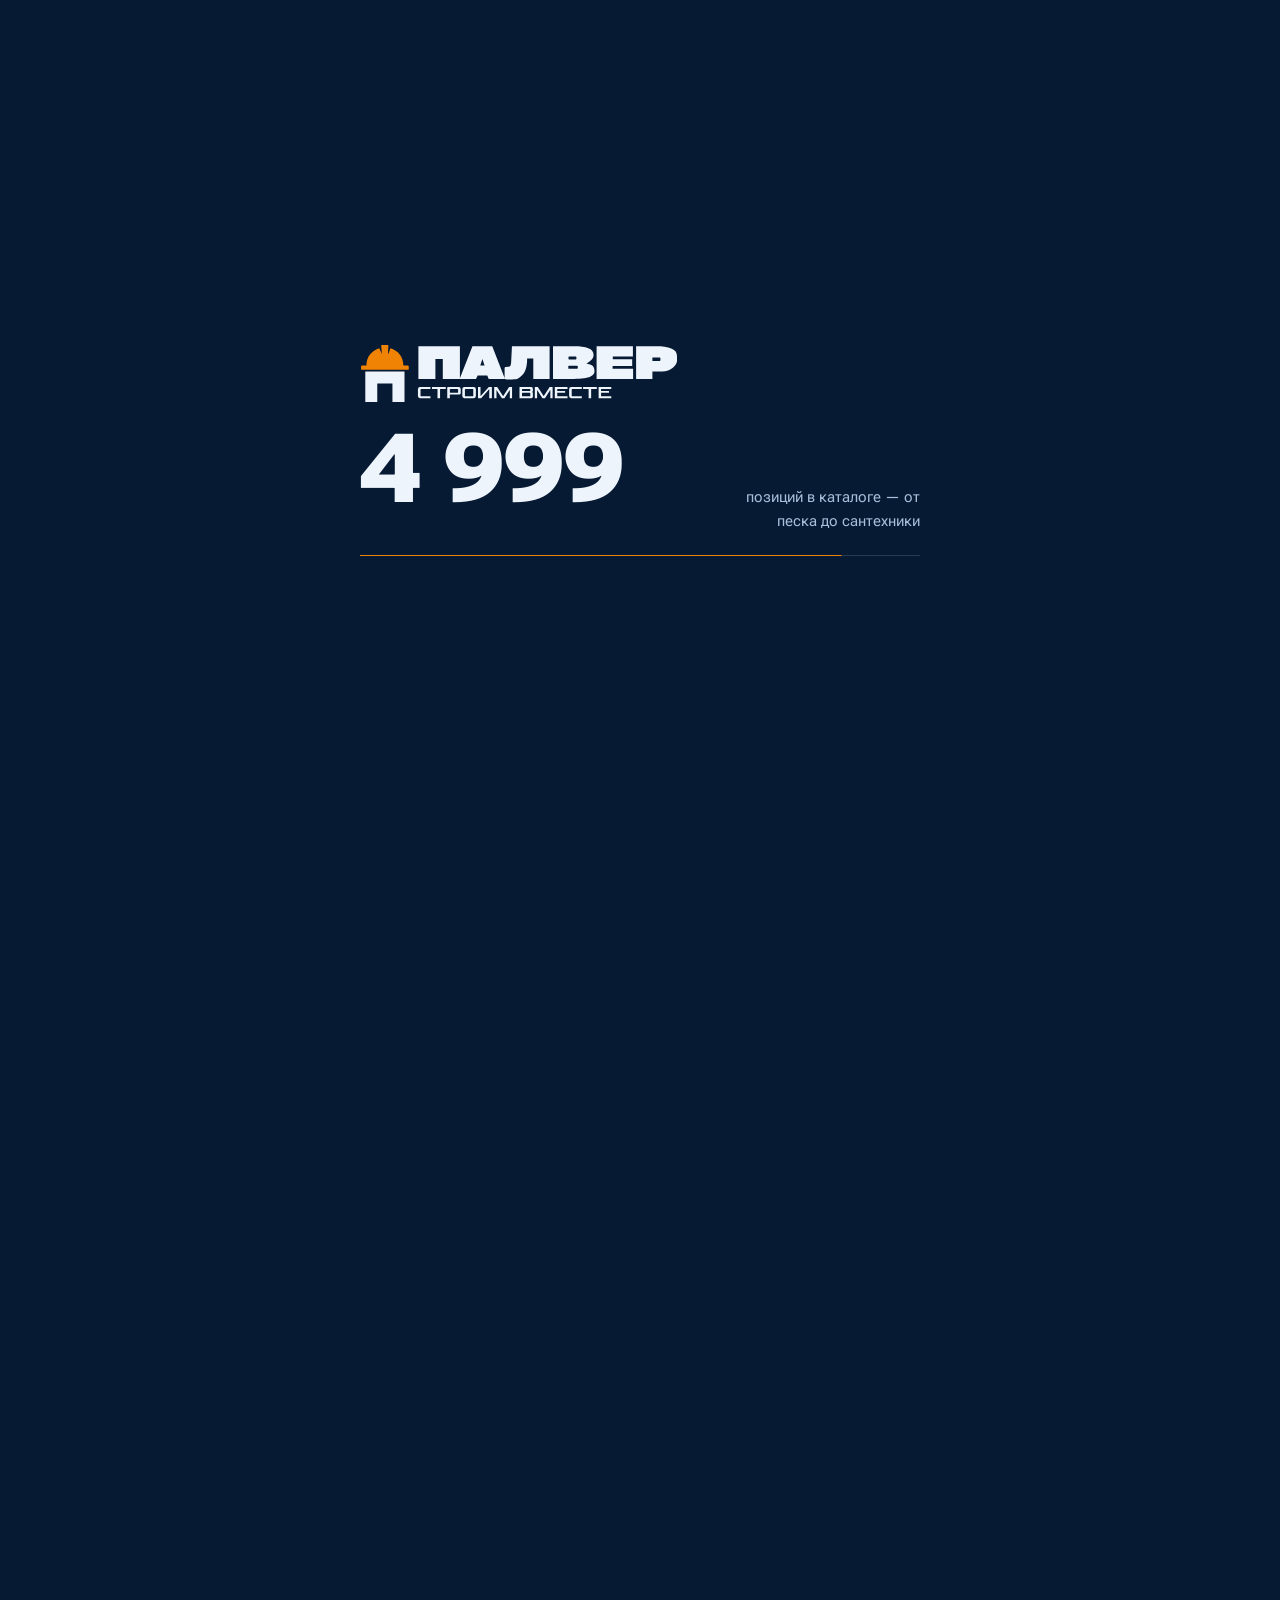
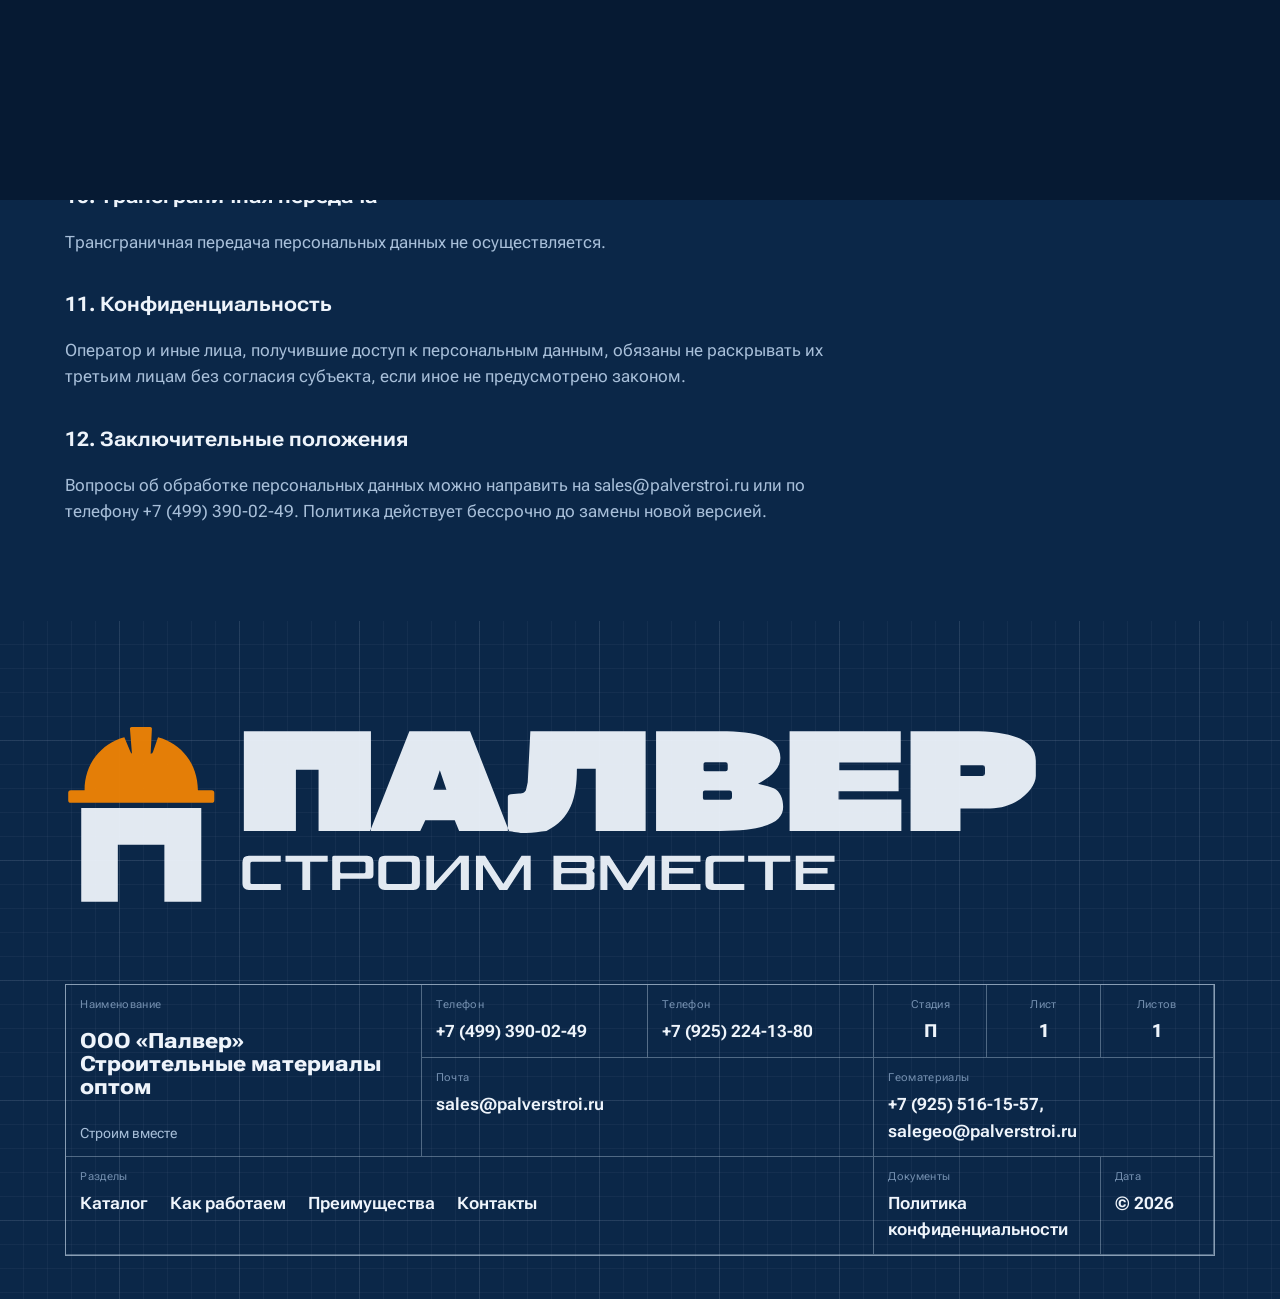
<file: privacy/index.html>
<!doctype html>
<html lang="ru">
<head>
<meta charset="utf-8" />
<meta name="viewport" content="width=device-width, initial-scale=1, viewport-fit=cover" />
<title>Политика конфиденциальности — Палвер</title>
<meta name="description" content="Политика ООО «Палвер» в отношении обработки персональных данных." />
<meta name="keywords" content="строительные материалы, оптом, доставка, нерудные материалы, отделочные материалы, инструмент, электроинструмент, Москва" />
<link rel="canonical" href="https://atsabitsoev.github.io/palver/privacy/" />
<meta name="theme-color" content="#0b2748" />
<link rel="icon" href="../favicon.svg" type="image/svg+xml" />
<link rel="icon" href="../favicon-32.png" sizes="32x32" type="image/png" />
<link rel="apple-touch-icon" href="../apple-touch-icon.png" />
<meta property="og:type" content="website" />
<meta property="og:locale" content="ru_RU" />
<meta property="og:site_name" content="Палвер" />
<meta property="og:title" content="Политика конфиденциальности — Палвер" />
<meta property="og:description" content="Политика ООО «Палвер» в отношении обработки персональных данных." />
<meta property="og:url" content="https://atsabitsoev.github.io/palver/privacy/" />
<meta property="og:image" content="https://atsabitsoev.github.io/palver/og.jpg" />
<meta property="og:image:width" content="1200" />
<meta property="og:image:height" content="630" />
<meta name="twitter:card" content="summary_large_image" />
  <script type="module" crossorigin src="../assets/index-D6CFK3vI.js"></script>
  <link rel="stylesheet" crossorigin href="../assets/index-Dw9G3nlu.css">
</head>
<body>
<div id="root"></div>
<noscript><div class="seo"><h1>Политика в отношении обработки персональных данных</h1><p>Оператор — ООО «Палвер». Вопросы: sales@palverstroi.ru.</p></div></noscript>
</body>
</html>
</file>
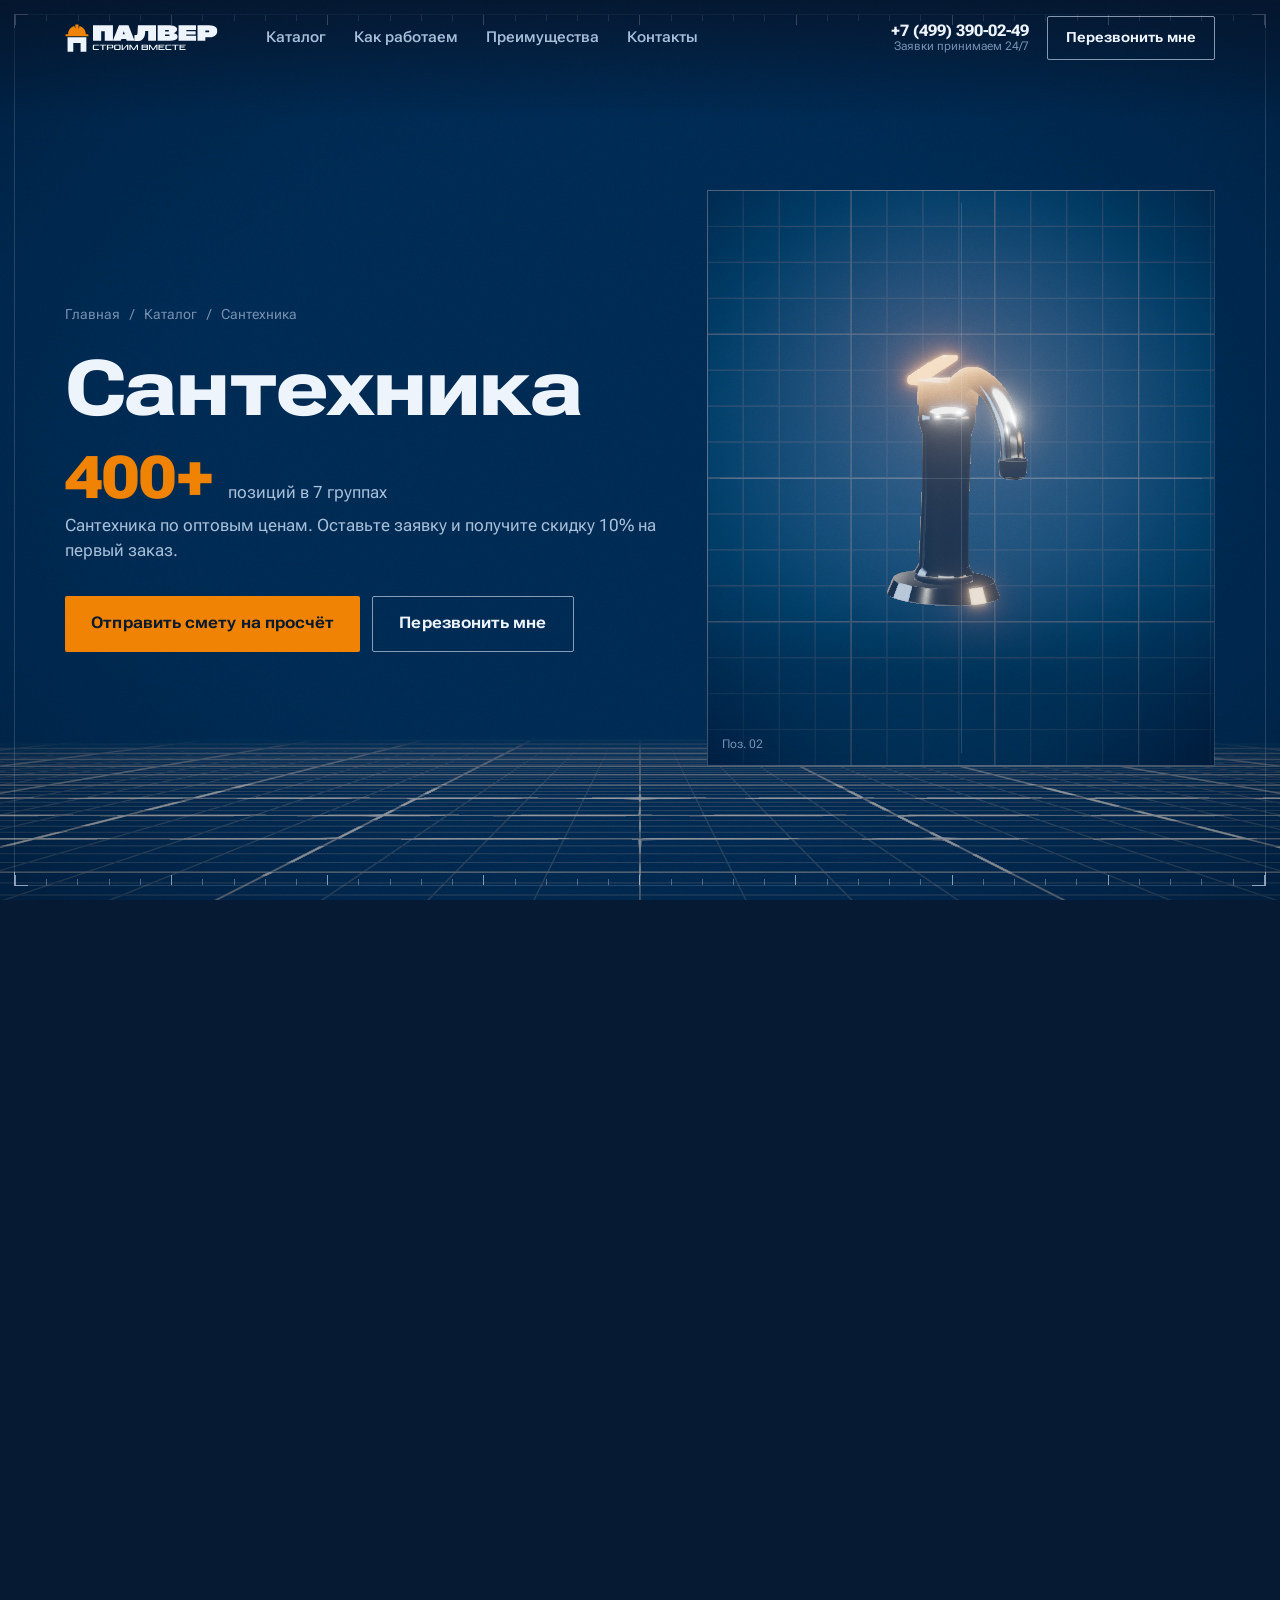
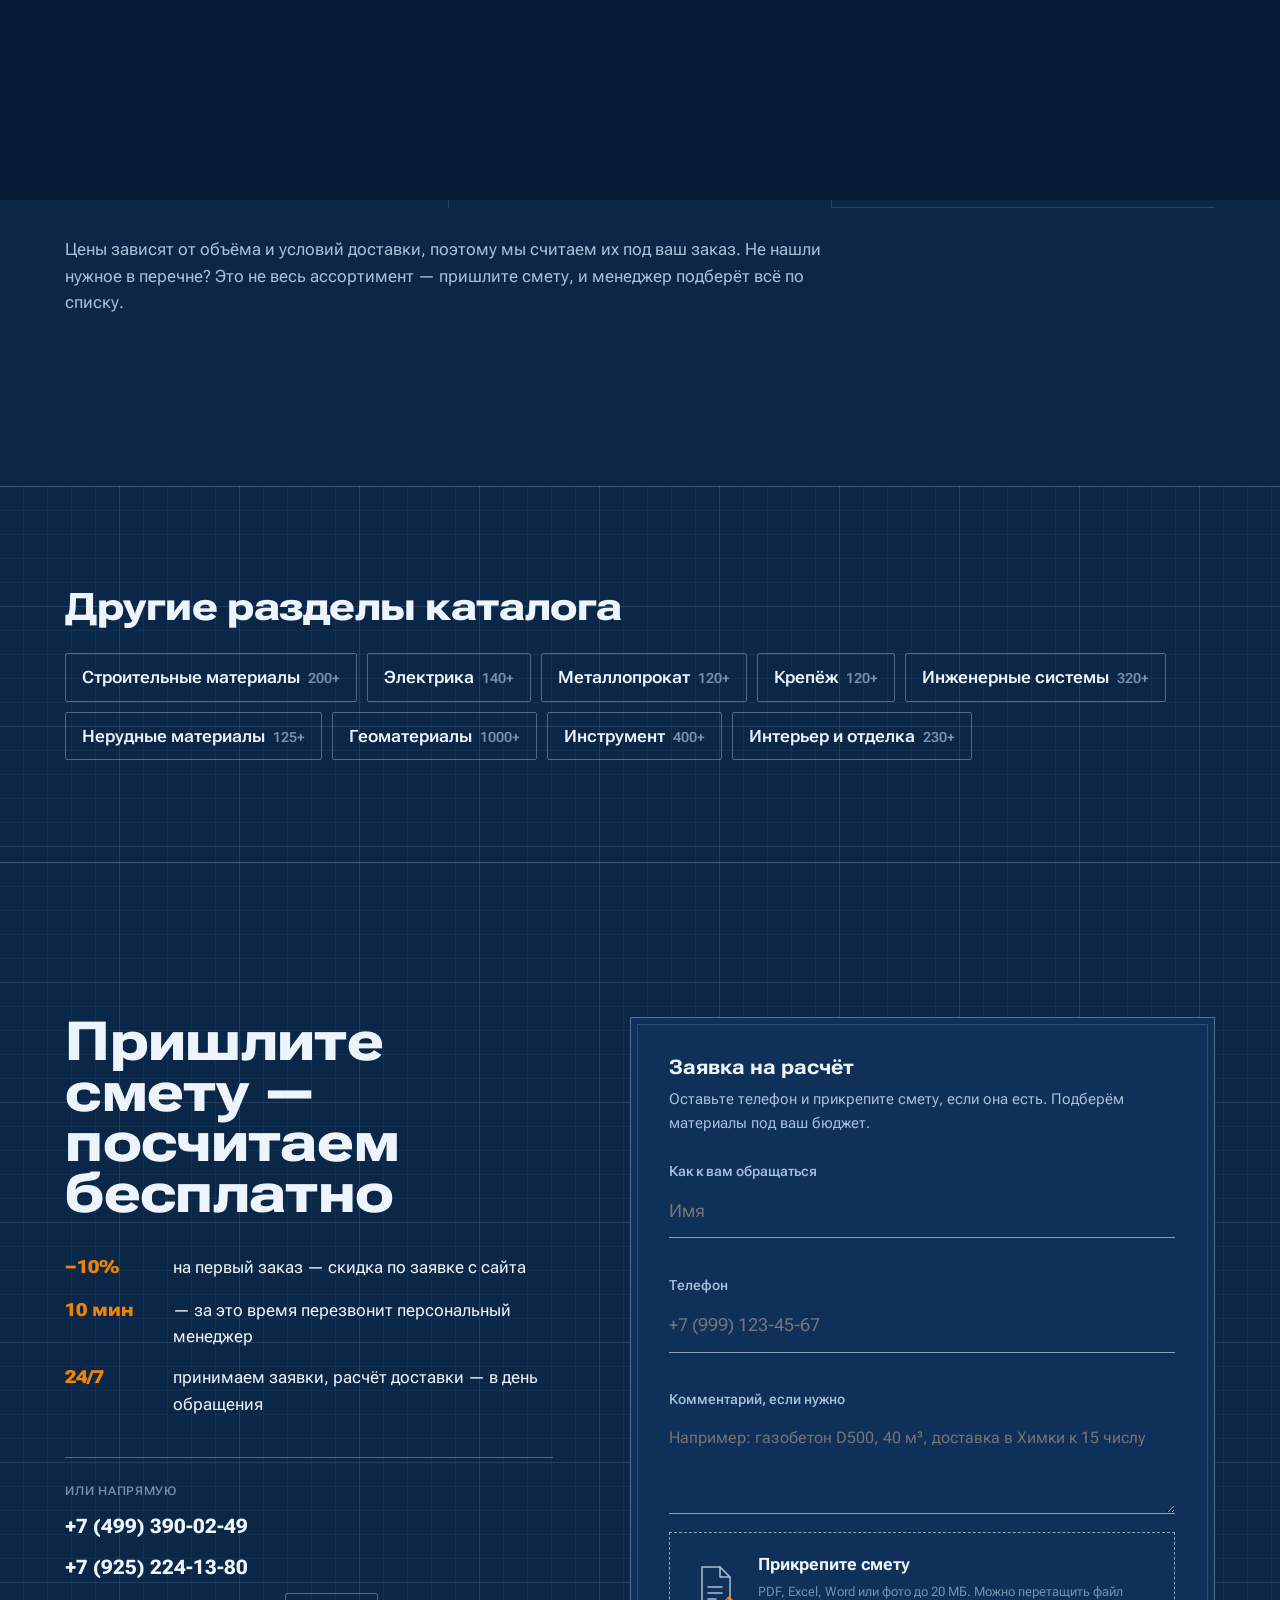
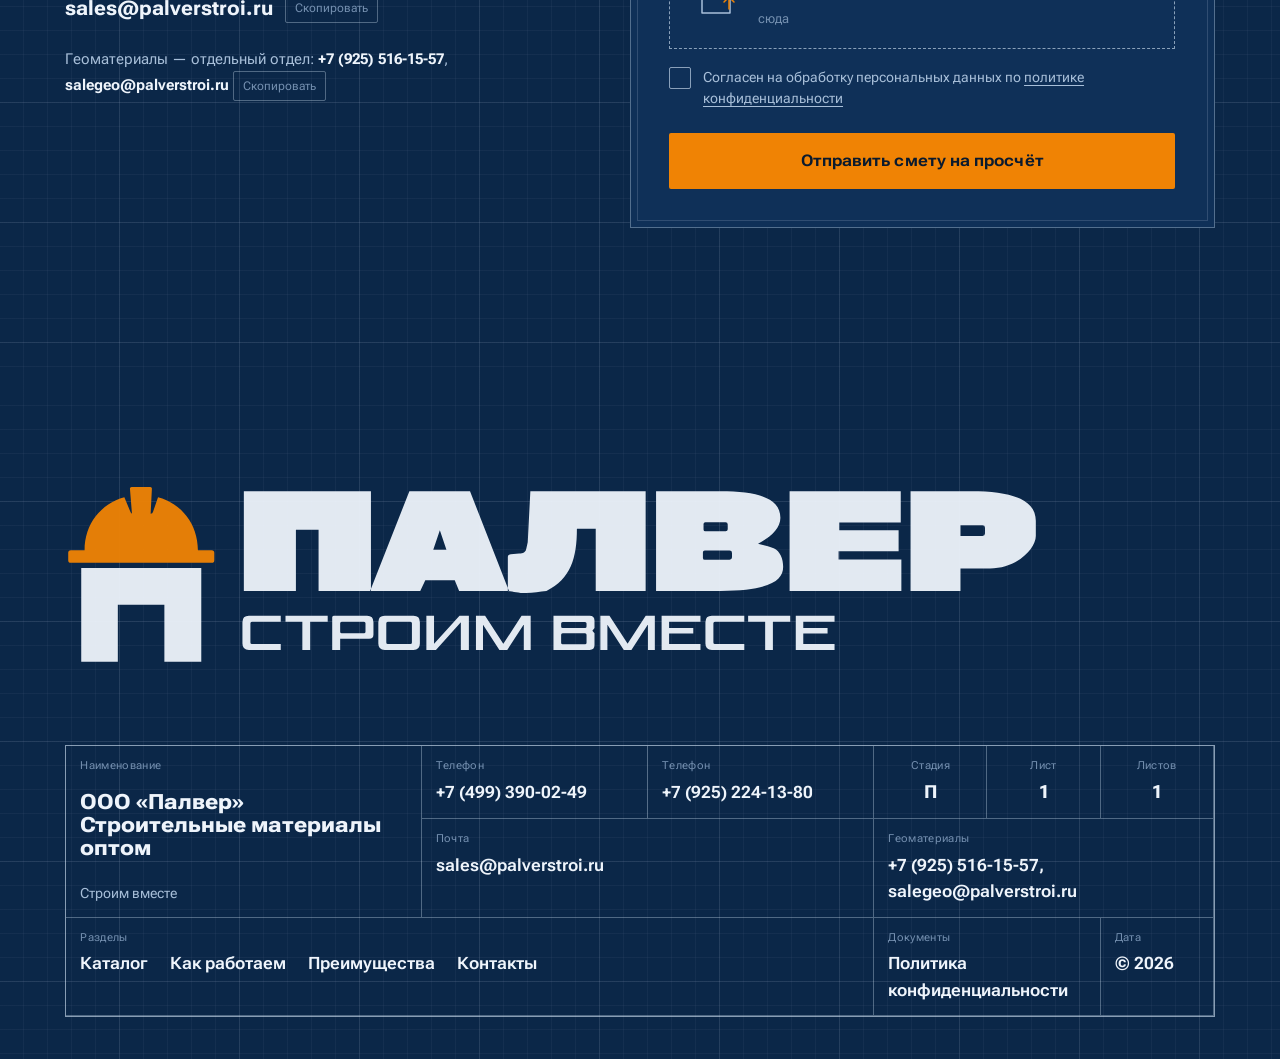
<file: santechnika/index.html>
<!doctype html>
<html lang="ru">
<head>
<meta charset="utf-8" />
<meta name="viewport" content="width=device-width, initial-scale=1, viewport-fit=cover" />
<title>Сантехника оптом с доставкой по Москве — Палвер</title>
<meta name="description" content="Сантехника по оптовым ценам: Раковины, унитазы, душевые кабины, смесители. 400+ позиций. Доставка по Москве и области, скидка 10% на первый заказ." />
<meta name="keywords" content="строительные материалы, оптом, доставка, нерудные материалы, отделочные материалы, инструмент, электроинструмент, Москва" />
<link rel="canonical" href="https://atsabitsoev.github.io/palver/santechnika/" />
<meta name="theme-color" content="#0b2748" />
<link rel="icon" href="../favicon.svg" type="image/svg+xml" />
<link rel="icon" href="../favicon-32.png" sizes="32x32" type="image/png" />
<link rel="apple-touch-icon" href="../apple-touch-icon.png" />
<meta property="og:type" content="website" />
<meta property="og:locale" content="ru_RU" />
<meta property="og:site_name" content="Палвер" />
<meta property="og:title" content="Сантехника оптом с доставкой по Москве — Палвер" />
<meta property="og:description" content="Сантехника по оптовым ценам: Раковины, унитазы, душевые кабины, смесители. 400+ позиций. Доставка по Москве и области, скидка 10% на первый заказ." />
<meta property="og:url" content="https://atsabitsoev.github.io/palver/santechnika/" />
<meta property="og:image" content="https://atsabitsoev.github.io/palver/og.jpg" />
<meta property="og:image:width" content="1200" />
<meta property="og:image:height" content="630" />
<meta name="twitter:card" content="summary_large_image" />
  <script type="module" crossorigin src="../assets/index-D6CFK3vI.js"></script>
  <link rel="stylesheet" crossorigin href="../assets/index-Dw9G3nlu.css">
</head>
<body>
<div id="root"></div>
<noscript><div class="seo"><h1>Сантехника по оптовым ценам</h1><p>400+ позиций. Раковины, унитазы, душевые кабины, смесители.</p><h2>Санфаянс</h2><ul><li>Раковины</li><li>Полупьедесталы</li><li>Пьедесталы</li><li>Сифоны</li><li>Инсталляции для раковин</li><li>Инсталляции для унитазов</li><li>Инсталляции для биде</li><li>Инсталляции для писсуаров</li><li>Бачки скрытого монтажа</li><li>Клавиши смыва</li><li>Крепёжные элементы</li><li>Элементы монтажа</li></ul><h2>Ванны</h2><ul><li>Акриловые</li><li>Чугунные</li><li>Стальные</li><li>Квариловые</li><li>Из литого мрамора</li><li>Комплектующие для ванн</li></ul><h2>Душевые углы, поддоны, мойки</h2><ul><li>Душевые кабины и комплектующие</li><li>Душевые уголки</li><li>Душевые ограждения</li><li>Поддоны</li><li>Душевые системы</li></ul><h2>Аксессуары и мебель для ванной</h2><ul><li>Крючки</li><li>Мыльницы</li><li>Опорные поручни</li><li>Полочки</li><li>Полотенцедержатели</li><li>Стаканы</li><li>Держатели</li><li>Штанги для штор</li><li>Коврики</li><li>Шторки</li></ul><h2>Комплектующие</h2><ul><li>Трубы и фитинги</li><li>Запорная арматура</li><li>Коллекторы (гребёнки)</li><li>Регулирующая арматура</li><li>Предохранительная арматура</li><li>Расширительные баки</li><li>Внутренняя канализация</li><li>Наружная канализация</li><li>Бесшумная канализация</li><li>Оборудование для прочистки канализации</li></ul><h2>Смесители</h2><ul><li>Для раковин</li><li>Для ванн</li><li>Для моек</li><li>Для биде</li><li>Для душа</li></ul><h2>Полотенцесушители</h2><ul><li>Электрические</li><li>Водяные</li><li>Фитинги и комплектующие</li></ul><h2>Контакты</h2><p>Телефоны: +7 (499) 390-02-49, +7 (925) 224-13-80. Почта: sales@palverstroi.ru. Геоматериалы: +7 (925) 516-15-57, salegeo@palverstroi.ru.</p></div></noscript>
</body>
</html>
</file>
<file: assets/index-Dw9G3nlu.css>
@font-face{font-family:Roboto Flex Variable;font-style:normal;font-display:swap;font-weight:100 1000;font-stretch:25% 151%;src:url(./roboto-flex-cyrillic-wdth-normal-CpZ3MfMJ.woff2)format("woff2-variations");unicode-range:U+301,U+400-45F,U+490-491,U+4B0-4B1,U+2116}@font-face{font-family:Roboto Flex Variable;font-style:normal;font-display:swap;font-weight:100 1000;font-stretch:25% 151%;src:url(./roboto-flex-latin-wdth-normal-BPCCEOJP.woff2)format("woff2-variations");unicode-range:U+??,U+131,U+152-153,U+2BB-2BC,U+2C6,U+2DA,U+2DC,U+304,U+308,U+329,U+2000-206F,U+20AC,U+2122,U+2191,U+2193,U+2212,U+2215,U+FEFF,U+FFFD}:root{--lightningcss-light: ;--lightningcss-dark:initial;color-scheme:dark;--sheet:#0b2748;--sheet-2:#0f3058;--sheet-deep:#061a33;--ink:#eef4fb;--ink-2:#a8bfd9;--ink-3:#7590b0;--line:#d6e6f729;--line-2:#d6e6f757;--line-3:#d6e6f79e;--grid:#d6e6f70b;--grid-2:#d6e6f716;--accent:#f08304;--accent-hi:#ff9b2e;--accent-ink:#0a1a2e;--ok:#57d18b;--danger:#ff7a66;--font:"Roboto Flex Variable", "Roboto Flex", system-ui, -apple-system, "Segoe UI", Roboto, Arial, sans-serif;--w-display:151%;--w-wide:125%;--w-body:100%;--fs-hero:clamp(2.5rem, 5.1vw, 6rem);--fs-h2:clamp(2.1rem, 4.2vw, 4.6rem);--fs-h3:clamp(1.25rem, 1.6vw, 1.6rem);--fs-lead:clamp(1.05rem, 1.25vw, 1.25rem);--fs-body:1.0625rem;--fs-small:.875rem;--fs-tiny:.75rem;--gutter:clamp(16px, 4vw, 64px);--frame:clamp(8px, 1.1vw, 16px);--header-h:76px;--radius:2px;--ease:cubic-bezier(.2, .7, .1, 1);--ease-io:cubic-bezier(.7, 0, .2, 1)}*,:before,:after{box-sizing:border-box}html{-webkit-text-size-adjust:100%;-moz-text-size-adjust:100%;text-size-adjust:100%}html.lenis,html.lenis body{height:auto}.lenis.lenis-smooth{scroll-behavior:auto!important}.lenis.lenis-stopped{overflow:hidden}body{background:var(--sheet);color:var(--ink);font-family:var(--font);font-size:var(--fs-body);line-height:1.55;font-stretch:var(--w-body);font-optical-sizing:auto;-webkit-font-smoothing:antialiased;-moz-osx-font-smoothing:grayscale;margin:0;overflow-x:hidden}#root{position:relative}img,svg,canvas{max-width:100%;display:block}a{color:inherit;text-decoration:none}button{font:inherit;color:inherit;cursor:pointer;background:0 0;border:0;padding:0}input,textarea{font:inherit;color:inherit}::selection{background:var(--accent);color:var(--accent-ink)}:focus-visible{outline:2px solid var(--accent);outline-offset:3px}[hidden]{display:none!important}.hp{opacity:0;width:1px;height:1px;position:absolute!important;left:-10000px!important}.sr-only{clip:rect(0 0 0 0);white-space:nowrap;border:0;width:1px;height:1px;margin:-1px;padding:0;position:absolute;overflow:hidden}.paper{background-color:var(--sheet);background-image:linear-gradient(var(--grid-2) 1px, transparent 1px), linear-gradient(90deg, var(--grid-2) 1px, transparent 1px), linear-gradient(var(--grid) 1px, transparent 1px), linear-gradient(90deg, var(--grid) 1px, transparent 1px);background-position:-1px -1px;background-size:120px 120px,120px 120px,24px 24px,24px 24px}.display{font-stretch:var(--w-display);letter-spacing:-.012em;text-wrap:balance;margin:0;font-weight:900;line-height:.94}.h2{font-size:var(--fs-h2)}.h3{font-size:var(--fs-h3);font-stretch:var(--w-wide);text-wrap:balance;margin:0;font-weight:760;line-height:1.15}.lead{font-size:var(--fs-lead);color:var(--ink-2);text-wrap:pretty;max-width:38em;margin:0;line-height:1.5}.muted{color:var(--ink-2)}.tnum{font-variant-numeric:tabular-nums}.wide{font-stretch:var(--w-wide)}.annot{font-size:var(--fs-tiny);font-stretch:var(--w-wide);letter-spacing:.06em;text-transform:uppercase;color:var(--ink-3);font-weight:560}.btn{--h:56px;height:var(--h);font-size:1rem;font-weight:700;font-stretch:var(--w-wide);letter-spacing:.005em;border-radius:var(--radius);white-space:nowrap;isolation:isolate;transition:color .35s var(--ease), border-color .35s var(--ease), transform .35s var(--ease);justify-content:center;align-items:center;gap:12px;padding:0 26px;display:inline-flex;position:relative;overflow:hidden}.btn-primary{background:var(--accent);color:var(--accent-ink)}.btn-primary:after{content:"";z-index:-1;background:var(--ink);transition:transform .5s var(--ease);position:absolute;top:0;bottom:0;left:0;right:0;transform:translateY(101%)}.btn-primary:hover:after{transform:translateY(0)}.btn-primary:focus-visible:after{transform:translateY(0)}.btn-ghost{border:1px solid var(--line-3);color:var(--ink)}.btn-ghost:after{content:"";z-index:-1;background:var(--ink);transform-origin:0;transition:transform .5s var(--ease);position:absolute;top:0;bottom:0;left:0;right:0;transform:scaleX(0)}.btn-ghost:hover{color:var(--sheet);border-color:var(--ink)}.btn-ghost:focus-visible{color:var(--sheet);border-color:var(--ink)}.btn-ghost:hover:after{transform:scaleX(1)}.btn-ghost:focus-visible:after{transform:scaleX(1)}.btn-sm{--h:44px;padding:0 18px;font-size:.9rem}.btn svg{flex:none;width:18px;height:18px}.sheet-frame{inset:var(--frame);z-index:30;pointer-events:none;border:1px solid var(--line);position:fixed}.sheet-frame .tick-row{justify-content:space-between;height:6px;display:flex;position:absolute;left:0;right:0}.sheet-frame .tick-row.top{top:0}.sheet-frame .tick-row.bottom{bottom:0;transform:scaleY(-1)}.sheet-frame .tick-row i{background:var(--line-2);width:1px;height:6px}.sheet-frame .tick-row i:nth-child(5n+1){background:var(--line-3);height:10px}.sheet-frame .corner{border:1px solid var(--line-3);width:14px;height:14px;position:absolute}.sheet-frame .corner.tl{border-bottom:0;border-right:0;top:-1px;left:-1px}.sheet-frame .corner.tr{border-bottom:0;border-left:0;top:-1px;right:-1px}.sheet-frame .corner.bl{border-top:0;border-right:0;bottom:-1px;left:-1px}.sheet-frame .corner.br{border-top:0;border-left:0;bottom:-1px;right:-1px}.sheet-frame .progress{width:2px;position:absolute;top:0;bottom:0;left:-1px}.sheet-frame .progress b{background:var(--accent);transform-origin:top;width:2px;height:100%;position:absolute;top:0;left:0;transform:scaleY(0)}.webgl-wrap{height:100vh;z-index:0;height:100lvh;transition:opacity .8s var(--ease);position:fixed;top:0;left:0;right:0}.webgl-wrap.is-off{opacity:0}.webgl-wrap canvas{width:100%!important;height:100%!important}.webgl-fallback{z-index:0;background:radial-gradient(80% 70% at 70% 45%, #134172 0%, var(--sheet) 60%, var(--sheet-deep) 100%);position:fixed;top:0;bottom:0;left:0;right:0}.header{z-index:40;padding-top:env(safe-area-inset-top,0px);transition:background-color .5s var(--ease), transform .6s var(--ease);position:fixed;top:0;left:0;right:0}.header:before{content:"";z-index:-1;pointer-events:none;background:linear-gradient(#06142ac7,#06142a00);transition:opacity .5s;position:absolute;top:0;bottom:-40px;left:0;right:0}.header.is-scrolled:before{opacity:0}.header.is-scrolled{box-shadow:0 1px 0 var(--line);background:#071a32ed}.header.is-hidden{transform:translateY(-100%)}.header-inner{height:var(--header-h);padding-inline:calc(var(--gutter) + var(--frame));align-items:center;gap:28px;display:flex}.header .logo{width:clamp(132px,12vw,176px);color:var(--ink);flex:none}.nav{gap:6px;margin-left:8px;display:flex}.nav a,.nav button{white-space:nowrap;color:var(--ink-2);transition:color .3s var(--ease);padding:8px 11px;font-size:.93rem;font-weight:560;font-stretch:112%;position:relative}.nav a:after,.nav button:after{content:"";background:var(--accent);transform-origin:100%;height:1px;transition:transform .45s var(--ease);position:absolute;bottom:4px;left:12px;right:12px;transform:scaleX(0)}.nav a:hover,.nav button:hover{color:var(--ink)}.nav a:hover:after,.nav button:hover:after{transform-origin:0;transform:scaleX(1)}.header-right{align-items:center;gap:18px;margin-left:auto;display:flex}.header-phone{flex-direction:column;align-items:flex-end;line-height:1.15;display:flex}.header-phone a{white-space:nowrap;font-variant-numeric:tabular-nums;font-size:1.02rem;font-weight:720;font-stretch:112%}.header-phone span{color:var(--ink-3);white-space:nowrap;font-size:.75rem}@media (max-width:1360px){.nav .nav-geo{display:none}}@media (max-width:1240px){.header-inner{gap:18px}.nav{margin-left:0}}.burger{border:1px solid var(--line-2);border-radius:var(--radius);width:44px;height:44px;display:none;position:relative}.burger i{background:var(--ink);height:1.5px;transition:transform .4s var(--ease), opacity .3s;position:absolute;left:12px;right:12px}.burger i:first-child{top:16px}.burger i:nth-child(2){top:21px}.burger i:nth-child(3){top:26px}.burger[aria-expanded=true] i:first-child{transform:translateY(5px)rotate(45deg)}.burger[aria-expanded=true] i:nth-child(2){opacity:0}.burger[aria-expanded=true] i:nth-child(3){transform:translateY(-5px)rotate(-45deg)}@media (max-width:1100px){.nav{display:none}.burger{display:block}}@media (max-width:680px){:root{--header-h:64px}.header-phone,.header .btn-callback{display:none}.header-inner{gap:12px}}.mmenu{z-index:39;background:var(--sheet-deep);padding:calc(var(--header-h) + 24px + env(safe-area-inset-top,0px)) var(--gutter) calc(32px + env(safe-area-inset-bottom,0px));clip-path:inset(0 0 100%);transition:clip-path .7s var(--ease-io);visibility:hidden;flex-direction:column;gap:28px;display:flex;position:fixed;top:0;bottom:0;left:0;right:0}.mmenu.is-open{clip-path:inset(0);visibility:visible}.mmenu nav{flex-direction:column;gap:4px;display:flex}.mmenu nav a,.mmenu nav button{text-align:left;font-size:clamp(1.9rem,8vw,2.6rem);font-weight:860;font-stretch:var(--w-display);padding:4px 0;line-height:1.15}.mmenu .mm-contacts{gap:10px;margin-top:auto;display:grid}.mmenu .mm-contacts a{font-variant-numeric:tabular-nums;font-size:1.2rem;font-weight:700}.preloader{z-index:100;background:var(--sheet-deep);place-items:center;display:grid;position:fixed;top:0;bottom:0;left:0;right:0}.preloader .pl-inner{gap:22px;width:min(560px,84vw);display:grid}.preloader .pl-logo{width:min(320px,70vw)}.preloader .pl-count{justify-content:space-between;align-items:baseline;gap:16px;display:flex}.preloader .pl-num{font-size:clamp(3.2rem,11vw,6rem);font-weight:900;font-stretch:var(--w-display);font-variant-numeric:tabular-nums;line-height:.9}.preloader .pl-cap{color:var(--ink-2);text-align:right;max-width:14em;font-size:.95rem}.preloader .pl-bar{background:var(--line);height:1px;position:relative;overflow:hidden}.preloader .pl-bar b{background:var(--accent);transform-origin:0;position:absolute;top:0;bottom:0;left:0;right:0;transform:scaleX(0)}.story{z-index:2;height:760vh;position:relative}@media (max-width:900px){.story{height:640vh}}.story-sticky{height:100vh;height:100svh;position:sticky;top:0;overflow:hidden}.labels{pointer-events:none;z-index:1;position:absolute;top:0;bottom:0;left:0;right:0}.story-sticky:before{content:"";z-index:2;pointer-events:none;background:linear-gradient(90deg,#06142a9e 0%,#06142a66 26%,#06142a00 50%);position:absolute;top:0;bottom:0;left:0;right:0}.panel{z-index:3;left:calc(var(--gutter) + var(--frame) + 8px);visibility:hidden;width:min(620px,46vw);position:absolute;bottom:clamp(48px,9vh,110px)}.panel.hero{bottom:auto;top:calc(var(--header-h) + clamp(24px, 9vh, 120px));visibility:visible;width:auto;max-width:64vw}.hero h1{font-size:var(--fs-hero)}.hero h1 .line{width:max-content;max-width:100%;padding-bottom:.04em;display:block;overflow:hidden}.hero h1 .line>span{display:inline-block}.hero .lead{max-width:30em;color:var(--ink);opacity:.86;margin-top:clamp(18px,2.6vh,30px)}.hero .cta-row{flex-wrap:wrap;gap:12px;margin-top:clamp(22px,3.6vh,40px);display:flex}.hero .facts{color:var(--ink-2);flex-wrap:wrap;gap:10px 28px;margin-top:clamp(22px,4vh,44px);font-size:.92rem;display:flex}.hero .facts span{align-items:center;gap:10px;display:inline-flex}.hero .facts span:before{content:"";background:var(--accent);width:18px;height:1px}.stamp-wrap{z-index:4;pointer-events:none;position:absolute;top:0;bottom:0;left:0;right:0}.stamp{z-index:4;right:calc(var(--gutter) + var(--frame) + 4vw);top:calc(var(--header-h) + 13vh);border:2.5px solid var(--accent);color:var(--accent);font-weight:900;font-stretch:var(--w-display);text-align:center;background:#061a3359;border-radius:4px;padding:12px 18px 11px;line-height:1;position:absolute;transform:rotate(-8deg);-webkit-mask-image:radial-gradient(circle at 30% 40%,#000 60%,#000000c7 61%,#000 66%);mask-image:radial-gradient(circle at 30% 40%,#000 60%,#000000c7 61%,#000 66%)}.stamp b{font-size:clamp(2rem,3.4vw,3.3rem);display:block}.stamp small{letter-spacing:.14em;text-transform:uppercase;margin-top:6px;font-size:.72rem;font-weight:700;display:block}.scroll-cue{z-index:3;left:calc(var(--gutter) + var(--frame) + 8px);bottom:calc(var(--frame) + 22px);color:var(--ink-2);align-items:center;gap:14px;font-size:.85rem;display:flex;position:absolute}.scroll-cue i{background:var(--line-2);width:1px;height:46px;position:relative;overflow:hidden}.scroll-cue i:after{content:"";background:var(--accent);width:1px;height:40%;animation:cue 2.2s var(--ease-io) infinite;position:absolute;top:-40%;left:0}@keyframes cue{to{top:100%}}.stage-head{align-items:center;gap:18px;display:flex}.axis{border:1.5px solid var(--ink);width:52px;height:52px;font-weight:800;font-stretch:var(--w-wide);border-radius:50%;flex:none;place-items:center;font-size:1.25rem;display:grid}.axis.sm{border-width:1px;width:34px;height:34px;font-size:.85rem}.stage-head .display{font-size:clamp(2.4rem,4.8vw,5rem)}.stage-text{max-width:30em;color:var(--ink);opacity:.86;font-size:var(--fs-lead);margin:18px 0 22px;line-height:1.5}.stage-cats{border-top:1px solid var(--line-2);pointer-events:auto;max-width:520px;margin:0;padding:0;list-style:none}.stage-cats li{border-bottom:1px solid var(--line-2)}.stage-cats a{transition:color .3s, padding .4s var(--ease);justify-content:space-between;align-items:baseline;gap:16px;padding:12px 2px;display:flex}.stage-cats a span:first-child{font-weight:600;font-stretch:112%}.stage-cats a span:last-child{color:var(--accent);font-variant-numeric:tabular-nums;font-weight:800;font-stretch:var(--w-wide)}.stage-cats a:hover{color:var(--accent-hi);padding-left:10px}.panel.final{transform:translateY(calc(-50% + var(--fy,40px)));top:50%;bottom:auto}.panel.final .display{font-size:clamp(2.4rem,5vw,5.4rem)}.panel.final .lead{color:var(--ink);opacity:.86;margin-top:20px}.panel.final .cta-row{flex-wrap:wrap;gap:12px;margin-top:30px;display:flex}.callout{will-change:transform, opacity;visibility:hidden;position:absolute;top:0;left:0}.callout .dot{background:var(--accent);border-radius:50%;width:10px;height:10px;position:absolute;top:-5px;left:-5px;box-shadow:0 0 0 4px #f0830440}.callout .leg{background:var(--ink);transform-origin:0 0;width:46px;height:1px;position:absolute;top:0;left:0;transform:rotate(-42deg)}.callout .shelf{background:var(--ink);height:1px;width:var(--w,180px);position:absolute;top:-31px;left:34px}.callout .txt{white-space:nowrap;color:var(--ink);text-shadow:0 1px 10px #041428e6;padding:0 4px;font-size:.86rem;font-weight:640;font-stretch:112%;position:absolute;top:-54px;left:34px}.callout[data-side=l] .leg{transform:rotate(-138deg)}.callout[data-side=l] .shelf,.callout[data-side=l] .txt{left:auto;right:34px}.dim{visibility:hidden;color:var(--ink-2);font-variant-numeric:tabular-nums;white-space:nowrap;font-size:.78rem;font-weight:600;position:absolute;top:0;left:0}.dim span{position:absolute;transform:translate(-50%,-130%)}.dim.v span{transform:translate(-130%,-50%)rotate(-90deg)}.axis-label{visibility:hidden;position:absolute;top:0;left:0}.axis-label span{border:1px solid var(--line-3);width:28px;height:28px;color:var(--ink-2);background:#0b274899;border-radius:50%;place-items:center;font-size:.78rem;font-weight:700;display:grid;position:absolute;transform:translate(-50%,-50%)}.section{z-index:2;padding-block-start:clamp(80px,12vw,180px);padding-block-end:clamp(80px,12vw,180px);padding-inline:calc(var(--gutter) + var(--frame));position:relative}.section-head{grid-template-columns:minmax(0,1fr) minmax(0,1fr);align-items:end;gap:24px 48px;margin-bottom:clamp(36px,5vw,72px);display:grid}.section-head .lead{justify-self:end}@media (max-width:900px){.section-head{grid-template-columns:1fr}.section-head .lead{justify-self:start}}.catalog{background:linear-gradient(#06142a00 0,#06142a80 12%,#06142a9e 30% 100%)}.catalog .spec{border:1px solid var(--line);background:#06142ac7;padding:18px 22px 6px}.catalog-grid{grid-template-columns:minmax(0,5fr) minmax(0,7fr);align-items:start;gap:clamp(24px,4vw,64px);display:grid}.cat-preview{top:calc(var(--header-h) + 24px);border:1px solid var(--line);grid-template-rows:auto 1fr auto;height:min(72vh,680px);display:grid;position:sticky}.cat-preview .cp-top,.cat-preview .cp-bot{color:var(--ink-3);justify-content:space-between;gap:16px;padding:14px 18px;font-size:.8rem;display:flex}.cat-preview .cp-top i{color:var(--ink-3);opacity:.7;font-style:normal}.cp-arrows,.cp-foot,.cp-hint{display:none}.cp-arrows{gap:6px}.cp-arrows button{border:1px solid var(--line-2);border-radius:var(--radius);width:40px;height:40px;color:var(--ink);place-items:center;transition:border-color .3s,color .3s;display:grid}.cp-arrows button:active{border-color:var(--accent);color:var(--accent)}.cp-arrows svg{width:18px;height:18px}.flip{transform:rotate(180deg)}.cat-preview .cp-top{border-bottom:1px solid var(--line)}.cat-preview .cp-bot{border-top:1px solid var(--line);align-items:end}.cat-preview .cp-stage{min-height:0;position:relative}.cat-preview .cp-name{font-size:clamp(1.4rem,2vw,2rem);font-weight:850;font-stretch:var(--w-display);color:var(--ink);max-width:12em;line-height:1}.cat-preview .cp-count{font-size:clamp(2.4rem,4vw,4rem);font-weight:900;font-stretch:var(--w-display);color:var(--accent);font-variant-numeric:tabular-nums;line-height:.9}.cat-preview .cross{pointer-events:none;position:absolute;top:0;bottom:0;left:0;right:0}.cat-preview .cross:before,.cat-preview .cross:after{content:"";background:var(--line);position:absolute}.cat-preview .cross:before{width:1px;top:12px;bottom:12px;left:50%}.cat-preview .cross:after{height:1px;top:50%;left:12px;right:12px}.spec{border-collapse:collapse;width:100%}.spec-head{border-bottom:1px solid var(--line-3);grid-template-columns:64px minmax(0,1fr) 110px;gap:16px;padding:0 0 12px;display:grid}.spec-row{border-bottom:1px solid var(--line-2);transition:background-color .4s var(--ease);grid-template-columns:64px minmax(0,1fr) 110px;align-items:center;gap:16px;padding:22px 0;display:grid;position:relative}.spec-row:before{content:"";background:var(--accent);width:3px;transition:transform .45s var(--ease);position:absolute;top:-1px;bottom:-1px;left:-14px;transform:scaleY(0)}.spec-row .pos{font-variant-numeric:tabular-nums;color:var(--ink-3);padding-left:4px;font-size:.95rem;font-weight:600}.spec-row .name{font-size:clamp(1.25rem,2vw,1.9rem);font-weight:820;font-stretch:var(--w-wide);transition:transform .5s var(--ease);line-height:1.1}.spec-row .comp{color:var(--ink-2);margin-top:6px;font-size:.95rem;font-weight:400;font-stretch:100%;line-height:1.4;display:block}.spec-row .qty{text-align:right;font-weight:900;font-stretch:var(--w-display);font-variant-numeric:tabular-nums;color:var(--ink);font-size:clamp(1.2rem,1.6vw,1.55rem);transition:color .3s}.spec-row .qty small{color:var(--ink-3);margin-top:2px;font-size:.72rem;font-weight:500;font-stretch:100%;display:block}.spec-row.is-active{background:#d6e6f70a}.spec-row.is-active:before{transform:scaleY(1)}.spec-row.is-active .name{transform:translate(8px)}.spec-row.is-active .qty{color:var(--accent)}@media (max-width:900px){.catalog{background:0 0}.catalog.has-hole{background-image:linear-gradient(to bottom, #0b274800 0, var(--sheet) 150px), linear-gradient(var(--sheet), var(--sheet)), linear-gradient(var(--sheet), var(--sheet)), linear-gradient(var(--sheet), var(--sheet));background-repeat:no-repeat;background-position:0 0, 0 var(--hb), 0 var(--hy), 100% var(--hy);background-size:100% var(--hy), 100% calc(100% - var(--hb) + 1px), var(--hx) calc(var(--hb) - var(--hy)), var(--hr) calc(var(--hb) - var(--hy))}.catalog-grid{grid-template-columns:1fr;gap:28px}.cat-preview{border-color:var(--line-2);flex-direction:column;height:auto;display:flex;position:relative;top:0}.cat-preview .cp-top{border-bottom-color:var(--line-2);align-items:center;padding:8px 8px 8px 14px;font-size:.78rem;display:flex}.cat-preview .cp-view{display:none}.cp-arrows{display:flex}.cat-preview .cp-stage{touch-action:pan-y;flex:none;height:min(46vh,380px);min-height:240px}.cp-hint{color:var(--ink-3);white-space:nowrap;letter-spacing:.04em;pointer-events:none;font-size:.72rem;animation:.6s 6s forwards hint-out;display:block;position:absolute;bottom:12px;left:50%;transform:translate(-50%)}.cat-preview .cp-bot{border-top-color:var(--line-2);align-items:center;padding:14px 14px 12px}.cat-preview .cp-name{font-size:1.45rem}.cat-preview .cp-count{font-size:2.4rem}.cp-foot{align-items:center;gap:16px;padding:0 14px 14px;display:flex}.cp-dots{flex:1;gap:4px;display:flex}.cp-dots i{background:var(--line-2);flex:1;height:2px;position:relative;overflow:hidden}.cp-dots i.past{background:var(--line-3)}.cp-dots i.on:after{content:"";background:var(--accent);transform-origin:0;animation:linear forwards dot-fill;animation-duration:inherit;position:absolute;top:0;bottom:0;left:0;right:0}.cp-foot.is-manual .cp-dots i.on:after{animation:none}.cp-open{flex:none}.catalog .spec{background:0 0;border:0;padding:0}.spec-head,.spec-row{grid-template-columns:34px minmax(0,1fr) 64px;gap:10px}.spec-row{padding:16px 0}.spec-row:before{left:-10px}.spec-row .comp{font-size:.88rem}}@keyframes dot-fill{0%{transform:scaleX(0)}to{transform:scaleX(1)}}@keyframes hint-out{to{opacity:0}}.adv{border-top:1px solid var(--line-2)}.adv-grid{border-left:1px solid var(--line);grid-template-columns:repeat(5,minmax(0,1fr));display:grid}.adv-item{border-right:1px solid var(--line);border-bottom:1px solid var(--line);align-content:start;gap:16px;min-width:0;padding:28px 24px 34px;display:grid}.adv-item svg{width:76px;height:76px;color:var(--ink)}.adv-item svg .acc{color:var(--accent);stroke:var(--accent)}.adv-item p{color:var(--ink-2);margin:0;font-size:.98rem}@media (max-width:1200px){.adv-grid{grid-template-columns:repeat(3,minmax(0,1fr))}}@media (max-width:760px){.adv-grid{grid-template-columns:1fr}.adv-item{grid-template-columns:64px minmax(0,1fr);column-gap:18px}.adv-item svg{grid-row:span 2;width:60px;height:60px}}.process{z-index:2;height:420vh;position:relative}.process-sticky{height:100vh;height:100svh;padding-top:calc(var(--header-h) + 4vh);grid-template-rows:auto 1fr;grid-template-columns:minmax(0,1fr);display:grid;position:sticky;top:0;overflow:hidden}.process-head{padding-inline:calc(var(--gutter) + var(--frame));justify-content:space-between;align-items:end;gap:32px;display:flex}.process-track{width:max-content;padding-left:calc(var(--gutter) + var(--frame) + 110px);will-change:transform;align-self:center;gap:0;padding-right:18vw;display:flex;position:relative}.route{left:calc(var(--gutter) + var(--frame));height:2px;position:absolute;top:calc(clamp(110px,16vh,170px) + 34px);right:0}.route .base{background:repeating-linear-gradient(90deg, var(--line-3) 0 14px, transparent 14px 24px);position:absolute;top:0;bottom:0;left:0;right:0}.route .done{background:var(--accent);transform-origin:0;position:absolute;top:0;bottom:0;left:0;right:0;transform:scaleX(0)}.truck{width:84px;color:var(--ink);will-change:transform;position:absolute;top:calc(clamp(110px,16vh,170px) + 4px);left:0}.step{flex:none;width:clamp(300px,29vw,440px);padding:calc(clamp(110px,16vh,170px) + 96px) 48px 0 0;position:relative}.step .num{font-size:clamp(5.5rem,10vw,9.5rem);font-weight:900;font-stretch:var(--w-display);color:#0000;-webkit-text-stroke:1px var(--line-2);font-variant-numeric:tabular-nums;line-height:.8;transition:-webkit-text-stroke-color .5s;position:absolute;top:0;left:-6px}.step.is-on .num{-webkit-text-stroke-color:var(--accent)}.step h3{font-size:clamp(1.35rem,1.9vw,1.9rem)}.step .station{border:1.5px solid var(--ink);background:var(--sheet);width:22px;height:22px;transition:background-color .4s, border-color .4s, transform .5s var(--ease);border-radius:50%;position:absolute;top:calc(clamp(110px,16vh,170px) + 24px);left:0}.step.is-on .station{background:var(--accent);border-color:var(--accent);transform:scale(1.15)}.step h3{margin:0 0 12px}.step p{color:var(--ink-2);max-width:22em;margin:0}@media (max-width:900px){.process{height:auto}.process-sticky{height:auto;padding-block-start:clamp(80px,12vw,140px);padding-block-end:clamp(80px,12vw,140px);display:block;position:relative}.process-track{width:auto;padding-inline:calc(var(--gutter) + var(--frame));flex-direction:column;gap:34px;margin-top:40px;transform:none!important}.process-head{flex-direction:column;align-items:flex-start}.route,.truck{display:none}.step{width:auto;padding:0 0 0 64px}.step .num{display:none}.step .station{top:2px;left:15px}.step:not(:last-child):after{content:"";background:var(--line-2);width:1px;position:absolute;top:30px;bottom:-34px;left:26px}.step h3:before{content:attr(data-n);color:var(--accent);margin-bottom:4px;font-size:.8rem;font-weight:800;display:block}}.objects{z-index:2;border-top:1px solid var(--line);border-bottom:1px solid var(--line);padding-block-start:clamp(70px,9vw,130px);padding-block-end:clamp(70px,9vw,130px);position:relative;overflow:hidden}.objects .section-head{padding-inline:calc(var(--gutter) + var(--frame))}.marquee{will-change:transform;width:max-content;display:flex}.marquee+.marquee{margin-top:10px}.marquee span{font-size:clamp(2.4rem,6.4vw,6.4rem);font-weight:900;font-stretch:var(--w-display);white-space:nowrap;align-items:center;gap:clamp(18px,2.4vw,36px);padding-right:clamp(18px,2.4vw,36px);line-height:1.05;display:inline-flex}.marquee span.o{color:#0000;-webkit-text-stroke:1.2px var(--ink)}.marquee .hat{width:clamp(30px,3.6vw,56px);height:auto;color:var(--accent);flex:none}.lead-grid{grid-template-columns:minmax(0,5fr) minmax(0,6fr);align-items:start;gap:clamp(32px,6vw,96px);display:grid}.perks{gap:14px;margin:34px 0 0;padding:0;list-style:none;display:grid}.perks li{grid-template-columns:92px minmax(0,1fr);align-items:baseline;gap:16px;display:grid}.perks b{white-space:nowrap;font-weight:900;font-stretch:var(--w-display);color:var(--accent);font-variant-numeric:tabular-nums;font-size:1.15rem}.direct{border-top:1px solid var(--line-2);gap:10px;margin-top:40px;padding-top:24px;display:grid}.direct-row{flex-wrap:wrap;align-items:center;gap:12px;display:flex}.direct-row a{font-variant-numeric:tabular-nums;font-size:1.25rem;font-weight:760;font-stretch:112%}.copy{color:var(--ink-3);border:1px solid var(--line-2);border-radius:2px;padding:4px 9px;font-size:.78rem;transition:color .3s,border-color .3s}.copy:hover{color:var(--ink);border-color:var(--ink)}.form-sheet{background:var(--sheet-2);border:1px solid var(--line-2);padding:clamp(22px,3vw,40px);position:relative}.form-sheet:before{content:"";border:1px solid var(--line);pointer-events:none;position:absolute;top:6px;bottom:6px;left:6px;right:6px}.form-title{justify-content:space-between;align-items:start;gap:16px;margin-bottom:26px;display:flex}.field{gap:6px;margin-bottom:18px;display:grid;position:relative}.field label{color:var(--ink-2);font-size:.85rem;font-weight:560}.field input,.field textarea{border:0;border-bottom:1px solid var(--line-3);background:0 0;border-radius:0;outline:none;width:100%;padding:10px 0 12px;font-size:1.1rem;transition:border-color .3s}.field textarea{resize:vertical;min-height:84px;font-size:1rem}.field input:focus,.field textarea:focus{border-color:var(--accent)}.field .err{color:var(--danger);min-height:1em;font-size:.8rem}.field.has-err input{border-color:var(--danger)}.drop{border:1px dashed var(--line-3);cursor:pointer;grid-template-columns:54px minmax(0,1fr);align-items:center;gap:16px;margin:6px 0 18px;padding:18px;transition:border-color .3s,background-color .3s;display:grid;position:relative}.drop:hover,.drop.is-over{border-color:var(--accent);background:#f083040f}.drop svg{width:54px;height:54px;color:var(--ink-2)}.drop input{opacity:0;cursor:pointer;position:absolute;top:0;bottom:0;left:0;right:0}.drop strong{font-weight:700;display:block}.drop small{color:var(--ink-3);font-size:.82rem}.drop .file{color:var(--accent);word-break:break-all;font-weight:700}.check{color:var(--ink-2);cursor:pointer;grid-template-columns:22px minmax(0,1fr);align-items:start;gap:12px;margin:4px 0 24px;font-size:.85rem;display:grid}.check input{-webkit-appearance:none;appearance:none;border:1px solid var(--line-3);cursor:pointer;border-radius:2px;place-items:center;width:22px;height:22px;margin:0;display:grid}.check input:checked{background:var(--accent);border-color:var(--accent)}.check input:checked:after{content:"";border-left:2px solid var(--accent-ink);border-bottom:2px solid var(--accent-ink);width:10px;height:6px;transform:translateY(-1px)rotate(-45deg)}.check a{text-underline-offset:3px;text-decoration:underline}.check.has-err input{border-color:var(--danger)}.form-sheet .btn-primary{width:100%}.form-done{z-index:2;background:var(--sheet-2);text-align:center;place-items:center;padding:32px;display:grid;position:absolute;top:0;bottom:0;left:0;right:0}.form-done .stamp-big{border:3px solid var(--accent);color:var(--accent);font-weight:900;font-stretch:var(--w-display);letter-spacing:.02em;border-radius:6px;padding:14px 26px;font-size:clamp(2.2rem,4vw,3.4rem);display:inline-block;transform:rotate(-7deg)}.form-done p{max-width:28em;color:var(--ink-2);margin:26px auto 0}@media (max-width:900px){.lead-grid{grid-template-columns:1fr}}.modal{z-index:90;place-items:center;padding:16px;display:grid;position:fixed;top:0;bottom:0;left:0;right:0}.modal-bg{background:#030c1adb;position:absolute;top:0;bottom:0;left:0;right:0}.modal .form-sheet{width:min(520px,100%);max-height:calc(100svh - 32px);position:relative;overflow:auto}.modal-close{border:1px solid var(--line-2);z-index:3;border-radius:2px;place-items:center;width:40px;height:40px;display:grid;position:absolute;top:14px;right:14px}.modal-close svg{width:16px;height:16px}.footer{z-index:2;padding:clamp(60px, 8vw, 110px) calc(var(--gutter) + var(--frame)) calc(var(--frame) + 28px + env(safe-area-inset-bottom,0px));position:relative}.footer .big-logo{width:min(100%,980px);color:var(--ink);opacity:.95;margin-bottom:clamp(40px,6vw,80px)}.titleblock{border:1.5px solid var(--line-3);grid-template-columns:2.2fr 1.4fr 1.4fr .7fr .7fr .7fr;display:grid}.titleblock>div{border-right:1px solid var(--line-2);border-bottom:1px solid var(--line-2);min-width:0;padding:12px 14px}.titleblock .k{color:var(--ink-3);letter-spacing:.03em;margin-bottom:4px;font-size:.68rem;font-stretch:112%;display:block}.titleblock .v{overflow-wrap:anywhere;font-weight:640;font-stretch:106%}.titleblock .v a:hover{color:var(--accent)}.titleblock .wide2{grid-column:span 2}.titleblock .wide3{grid-column:span 3}.titleblock .name{flex-direction:column;grid-row:span 2;justify-content:space-between;display:flex}.titleblock .name .v{font-size:1.3rem;font-weight:860;font-stretch:var(--w-wide);line-height:1.1}.titleblock .ctr{text-align:center}.titleblock .ctr .v{font-size:1.1rem;font-weight:800}.footer-nav{flex-wrap:wrap;gap:6px 22px;display:flex}@media (max-width:1000px){.titleblock{grid-template-columns:1fr 1fr 1fr}.titleblock .name{grid-area:auto/span 3}.titleblock .wide3{grid-column:span 3}}@media (max-width:560px){.titleblock{grid-template-columns:repeat(6,minmax(0,1fr))}.titleblock>div{grid-column:span 3;padding:10px 12px}.titleblock .name,.titleblock .wide3,.titleblock .wide2{grid-column:span 6}.titleblock .ctr{grid-column:span 2}.titleblock .docs{grid-column:span 4}.titleblock .date{grid-column:span 2}.titleblock .v{font-size:.95rem}.titleblock .name .v{font-size:1.15rem}}.cat-hero{z-index:2;min-height:100vh;min-height:100svh;padding:calc(var(--header-h) + 40px) calc(var(--gutter) + var(--frame)) 60px;grid-template-columns:minmax(0,6fr) minmax(0,5fr);align-items:center;gap:32px;display:grid;position:relative}.crumbs{color:var(--ink-3);flex-wrap:wrap;align-items:center;gap:10px;margin-bottom:26px;font-size:.9rem;display:flex}.crumbs a:hover{color:var(--ink)}.cat-hero h1{-webkit-hyphens:auto;hyphens:auto;overflow-wrap:break-word;font-size:clamp(2rem,6vw,6.4rem)}.cat-hero .count{align-items:baseline;gap:14px;margin:26px 0 8px;display:flex}.cat-hero .count b{font-size:clamp(2.6rem,4.6vw,4.6rem);font-weight:900;font-stretch:var(--w-display);color:var(--accent);font-variant-numeric:tabular-nums;line-height:.9}.cat-hero .cta-row{flex-wrap:wrap;gap:12px;margin-top:32px;display:flex}.cat-object{border:1px solid var(--line);height:min(64vh,620px);position:relative}.cat-object .cross{pointer-events:none;position:absolute;top:0;bottom:0;left:0;right:0}.cat-object .cross:before,.cat-object .cross:after{content:"";background:var(--line);position:absolute}.cat-object .cross:before{width:1px;top:12px;bottom:12px;left:50%}.cat-object .cross:after{height:1px;top:50%;left:12px;right:12px}.cat-object .note{color:var(--ink-3);font-size:.78rem;position:absolute;bottom:12px;left:14px}.groups{columns:3 300px;column-rule:1px solid var(--line);border-top:1px solid var(--line-3);column-gap:0}.group{border-bottom:1px solid var(--line);break-inside:avoid;min-width:0;padding:26px 24px 30px}.group h3{align-items:baseline;gap:12px;margin:0 0 16px;display:flex}.group h3 i{color:var(--ink-3);font-variant-numeric:tabular-nums;font-size:.8rem;font-style:normal;font-weight:600}.group ul{columns:1;margin:0;padding:0;list-style:none}.group li{color:var(--ink-2);break-inside:avoid;padding:5px 0;font-size:.98rem}.others{flex-wrap:wrap;gap:10px;display:flex}.others a{border:1px solid var(--line-2);border-radius:2px;padding:10px 16px;font-weight:600;font-stretch:112%;transition:border-color .3s,color .3s}.others a:hover{border-color:var(--accent);color:var(--accent)}.others a small{color:var(--ink-3);font-variant-numeric:tabular-nums;margin-left:8px}@media (max-width:900px){.cat-hero{min-height:auto;padding-top:calc(var(--header-h) + 28px);grid-template-columns:1fr}.cat-object{order:-1;height:44vh}}@media (max-width:640px){.group{padding-inline-start:4px;padding-inline-end:4px}}.legal{z-index:2;padding:calc(var(--header-h) + 60px) calc(var(--gutter) + var(--frame)) 80px;max-width:980px;position:relative}.legal h1{margin-bottom:32px;font-size:clamp(2rem,4vw,3.6rem)}.legal h2{font-size:1.25rem;font-stretch:var(--w-wide);margin:34px 0 10px}.legal p,.legal li{color:var(--ink-2);max-width:46em}.cad-cursor{z-index:95;pointer-events:none;opacity:0;transition:opacity .6s;position:fixed;top:0;bottom:0;left:0;right:0}.cad-cursor.is-on{opacity:1}.cad-cursor .h,.cad-cursor .v{background:#d6e6f729;position:absolute}.cad-cursor .h{height:1px;top:0;left:0;right:0}.cad-cursor .v{width:1px;top:0;bottom:0;left:0}.cad-cursor .box{border:1px solid var(--ink);width:14px;height:14px;transition:border-color .3s;position:absolute;top:0;left:0}.cad-cursor .box.snap{border-color:var(--accent)}.cad-cursor .coord{color:var(--ink-3);font-variant-numeric:tabular-nums;white-space:nowrap;font-size:.68rem;position:absolute;top:0;left:0}@media (pointer:coarse){.cad-cursor{display:none}}.wipe{z-index:80;pointer-events:none;background:var(--sheet-deep);place-items:center;display:grid;position:fixed;top:0;bottom:0;left:0;right:0;transform:translateY(100%)}.wipe .wipe-label{font-size:clamp(2rem,6vw,5rem);font-weight:900;font-stretch:var(--w-display);opacity:0;text-align:center;padding:0 16px}.demo-note{color:var(--ink-3);margin-top:12px;font-size:.78rem}@media (max-width:600px){.labels .dim,.labels .axis-label{display:none}:root{--fs-hero:clamp(2rem, 10.2vw, 3rem);--fs-h2:clamp(1.9rem, 8.6vw, 2.6rem)}.display{-webkit-hyphens:auto;hyphens:auto}}@media (max-width:900px){.story-sticky:before{background:linear-gradient(#06142a00 42%,#06142a80 58%,#06142adb 76%,#06142af5 100%)}.panel.hero{max-width:none}.hero h1{font-size:min(var(--fs-hero), 10vw)}.callout .shelf{display:none}.callout .leg{width:22px}.callout .txt{border:1px solid var(--line-2);text-shadow:none;background:#06142adb;border-radius:2px;padding:3px 7px;font-size:.7rem;line-height:1.3;top:-38px;left:12px}.callout[data-side=l] .txt{left:auto;right:12px}.callout[data-m="0"]{display:none!important}.panel,.panel.hero{left:calc(var(--gutter) + var(--frame));right:calc(var(--gutter) + var(--frame));width:auto}.panel{bottom:calc(var(--frame) + 24px)}.panel.hero{top:auto;bottom:calc(var(--frame) + 76px)}.stamp{right:calc(var(--gutter) + var(--frame));top:calc(var(--header-h) + 18px);padding:8px 12px}.stamp b{font-size:1.7rem}.panel .stage-text{margin:12px 0 14px;font-size:1rem}.stage-head .display{font-size:clamp(2rem,9vw,3rem)}.axis{width:40px;height:40px;font-size:1rem}.stage-cats a{padding:9px 2px;font-size:.95rem}.panel.final{top:auto;bottom:calc(var(--frame) + 24px);transform:translateY(var(--fy,40px))}.hero .facts{display:none}}@media (max-width:900px) and (max-height:760px){.hero .lead{display:none}}@media (prefers-reduced-motion:reduce){*,:before,:after{transition-duration:.01ms!important;animation-duration:.01ms!important}}
</file>
